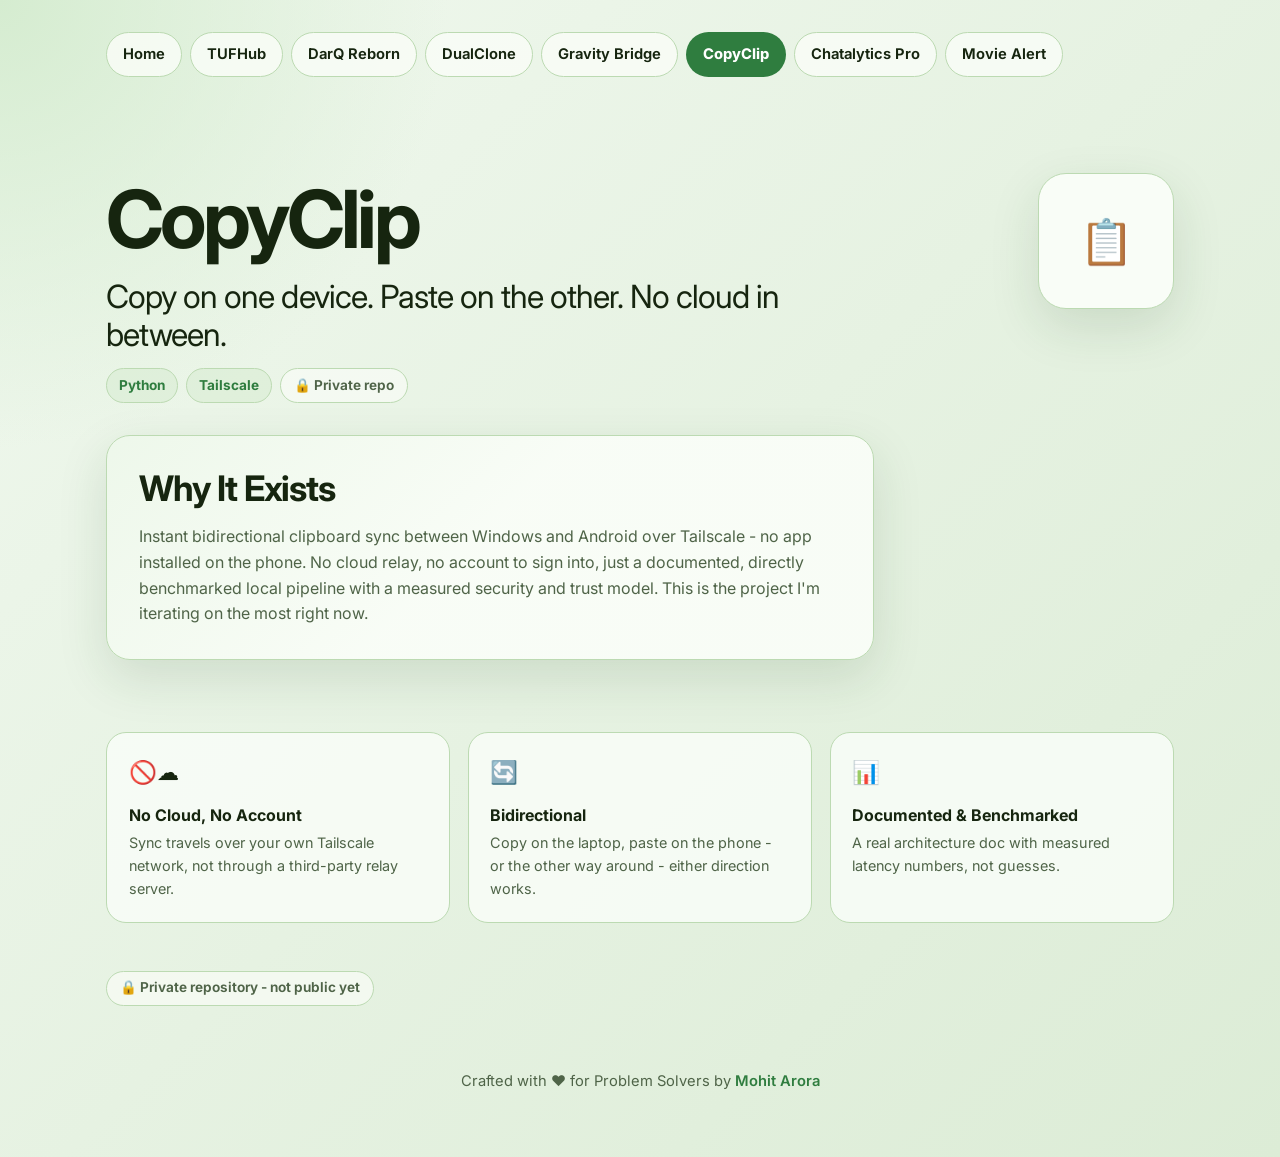
<file: copyclip/index.html>
<!DOCTYPE html>
<html lang="en">
<head>
    <meta charset="UTF-8">
    <meta name="viewport" content="width=device-width, initial-scale=1.0">
    <title>CopyClip | Mohit Arora</title>
    <meta name="description" content="Real-time clipboard sync across a laptop and phones over Tailscale/ADB. No cloud, no account.">
    <link rel="canonical" href="https://arora-sir.github.io/copyclip/">
    <meta property="og:type" content="website">
    <meta property="og:title" content="CopyClip | Mohit Arora">
    <meta property="og:description" content="Real-time clipboard sync across a laptop and phones over Tailscale/ADB. No cloud, no account.">
    <meta property="og:url" content="https://arora-sir.github.io/copyclip/">
    <meta property="og:image" content="https://avatars.githubusercontent.com/u/29508236?v=4">
    <meta name="twitter:card" content="summary">
    <meta name="twitter:title" content="CopyClip | Mohit Arora">
    <meta name="twitter:description" content="Real-time clipboard sync across a laptop and phones over Tailscale/ADB. No cloud, no account.">
    <meta name="twitter:image" content="https://avatars.githubusercontent.com/u/29508236?v=4">
    <link rel="preconnect" href="https://fonts.googleapis.com">
    <link rel="preconnect" href="https://fonts.gstatic.com" crossorigin>
    <link href="https://fonts.googleapis.com/css2?family=Inter:wght@400;500;600;700;800&display=optional" rel="stylesheet">
    <link rel="icon" type="image/png" href="https://avatars.githubusercontent.com/u/29508236?v=4">
    <link rel="stylesheet" href="../assets/style.css">
    <script src="../assets/site.js" defer></script>
</head>
<body class="theme-copyclip">
    <main class="site-shell">
        <nav class="page-nav desktop-site-nav" aria-label="Site pages">
            <a class="pill" href="../">Home</a>
            <a class="pill" href="../tufhub/">TUFHub</a>
            <a class="pill" href="../darq-reborn/">DarQ Reborn</a>
            <a class="pill" href="../dualclone/">DualClone</a>
            <a class="pill" href="../gravity-bridge/">Gravity Bridge</a>
            <a class="pill primary" href="../copyclip/" aria-current="page">CopyClip</a>
            <a class="pill" href="../chat-analyzer/">Chatalytics Pro</a>
            <a class="pill" href="../movie-alert/">Movie Alert</a>
        </nav>
        <details class="mobile-site-menu">
            <summary aria-label="Open menu"><span class="menu-icon"><span></span><span></span><span></span></span></summary>
            <div class="mobile-menu-panel">
                <nav class="mobile-menu-links" aria-label="Site pages">
                    <a href="../">Home</a>
                    <a href="../tufhub/">TUFHub</a>
                    <a href="../darq-reborn/">DarQ Reborn</a>
                    <a href="../dualclone/">DualClone</a>
                    <a href="../gravity-bridge/">Gravity Bridge</a>
                    <a href="../copyclip/" class="current" aria-current="page">CopyClip</a>
                    <a href="../chat-analyzer/">Chatalytics Pro</a>
                    <a href="../movie-alert/">Movie Alert</a>
                </nav>
            </div>
        </details>

        <section class="hero project-hero">
            <div class="hero-media">
                <div class="app-logo is-emoji">📋</div>
            </div>
            <div class="hero-copy">
                <h1>CopyClip</h1>
                <p class="tagline">Copy on one device. Paste on the other. No cloud in between.</p>
                <div class="chip-row" aria-label="Stack">
                    <span class="meta-chip">Python</span>
                    <span class="meta-chip">Tailscale</span>
                    <span class="private-chip" title="Not open-sourced yet">🔒 Private repo</span>
                </div>
                <section class="content-card">
                    <h2>Why It Exists</h2>
                    <p>
                        Instant bidirectional clipboard sync between Windows and Android over Tailscale - no app
                        installed on the phone. No cloud relay, no account to sign into, just a documented,
                        directly benchmarked local pipeline with a measured security and trust model. This is
                        the project I'm iterating on the most right now.
                    </p>
                </section>
            </div>
        </section>

        <div class="feature-grid">
            <div class="feature-card">
                <div class="feature-icon">🚫☁️</div>
                <h3>No Cloud, No Account</h3>
                <p>Sync travels over your own Tailscale network, not through a third-party relay server.</p>
            </div>
            <div class="feature-card">
                <div class="feature-icon">🔄</div>
                <h3>Bidirectional</h3>
                <p>Copy on the laptop, paste on the phone - or the other way around - either direction works.</p>
            </div>
            <div class="feature-card">
                <div class="feature-icon">📊</div>
                <h3>Documented &amp; Benchmarked</h3>
                <p>A real architecture doc with measured latency numbers, not guesses.</p>
            </div>
        </div>

        <div class="cta-row">
            <span class="private-chip" title="Actively iterating on it privately">🔒 Private repository - not public yet</span>
        </div>

        <footer class="site-footer">
            Crafted with ❤️ for Problem Solvers by <a href="https://github.com/Arora-Sir">Mohit Arora</a>
        </footer>
    </main>
</body>
</html>
</file>
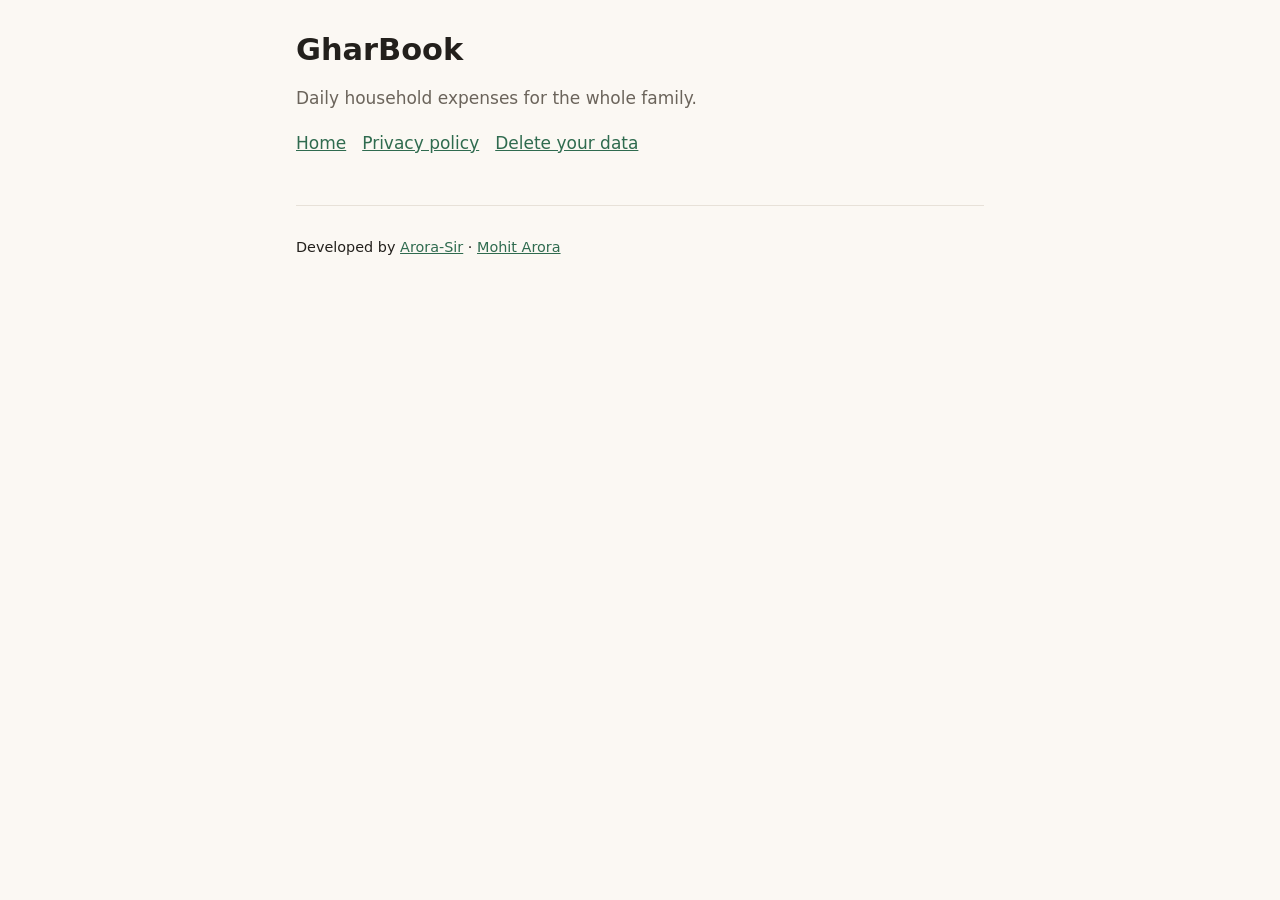
<file: gharbook/index.html>
<!doctype html>
<html lang="en">
<head>
<meta charset="utf-8">
<meta name="viewport" content="width=device-width, initial-scale=1">
<title>GharBook</title>
<link rel="stylesheet" href="style.css">
</head>
<body>
<main>
<h1>GharBook</h1>
<p class="muted">Daily household expenses for the whole family.</p>
<nav><a href="index.html">Home</a><a href="privacy.html">Privacy policy</a><a href="delete.html">Delete your data</a></nav>

<footer class="muted" style="margin-top: 48px; border-top: 1px solid var(--line); padding-top: 16px; font-size: 0.9rem;">
<p>Developed by <a href="https://arora-sir.github.io/" target="_blank" rel="noopener">Arora-Sir</a> · <a href="https://mohitarora.me/" target="_blank" rel="noopener">Mohit Arora</a></p>
</footer>
</main>
</body>
</html>
</file>
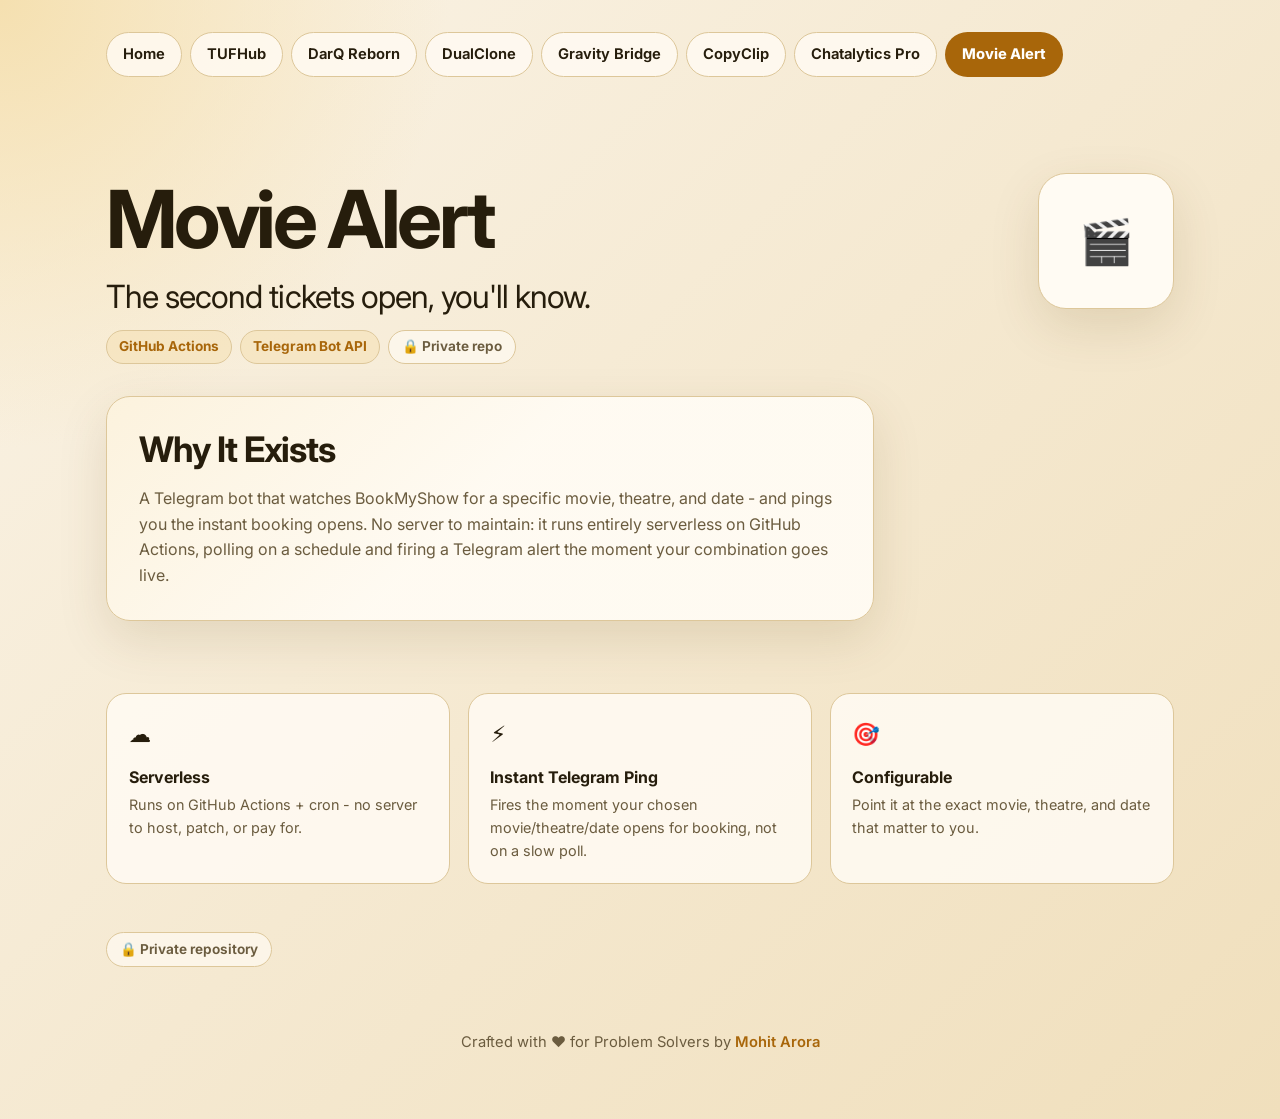
<file: movie-alert/index.html>
<!DOCTYPE html>
<html lang="en">
<head>
    <meta charset="UTF-8">
    <meta name="viewport" content="width=device-width, initial-scale=1.0">
    <title>Movie Alert | Mohit Arora</title>
    <meta name="description" content="A Telegram bot that pings you the instant a specific movie opens for booking on BookMyShow.">
    <link rel="canonical" href="https://arora-sir.github.io/movie-alert/">
    <meta property="og:type" content="website">
    <meta property="og:title" content="Movie Alert | Mohit Arora">
    <meta property="og:description" content="A Telegram bot that pings you the instant a specific movie opens for booking on BookMyShow.">
    <meta property="og:url" content="https://arora-sir.github.io/movie-alert/">
    <meta property="og:image" content="https://avatars.githubusercontent.com/u/29508236?v=4">
    <meta name="twitter:card" content="summary">
    <meta name="twitter:title" content="Movie Alert | Mohit Arora">
    <meta name="twitter:description" content="A Telegram bot that pings you the instant a specific movie opens for booking on BookMyShow.">
    <meta name="twitter:image" content="https://avatars.githubusercontent.com/u/29508236?v=4">
    <link rel="preconnect" href="https://fonts.googleapis.com">
    <link rel="preconnect" href="https://fonts.gstatic.com" crossorigin>
    <link href="https://fonts.googleapis.com/css2?family=Inter:wght@400;500;600;700;800&display=optional" rel="stylesheet">
    <link rel="icon" type="image/png" href="https://avatars.githubusercontent.com/u/29508236?v=4">
    <link rel="stylesheet" href="../assets/style.css">
    <script src="../assets/site.js" defer></script>
</head>
<body class="theme-movie-alert">
    <main class="site-shell">
        <nav class="page-nav desktop-site-nav" aria-label="Site pages">
            <a class="pill" href="../">Home</a>
            <a class="pill" href="../tufhub/">TUFHub</a>
            <a class="pill" href="../darq-reborn/">DarQ Reborn</a>
            <a class="pill" href="../dualclone/">DualClone</a>
            <a class="pill" href="../gravity-bridge/">Gravity Bridge</a>
            <a class="pill" href="../copyclip/">CopyClip</a>
            <a class="pill" href="../chat-analyzer/">Chatalytics Pro</a>
            <a class="pill primary" href="../movie-alert/" aria-current="page">Movie Alert</a>
        </nav>
        <details class="mobile-site-menu">
            <summary aria-label="Open menu"><span class="menu-icon"><span></span><span></span><span></span></span></summary>
            <div class="mobile-menu-panel">
                <nav class="mobile-menu-links" aria-label="Site pages">
                    <a href="../">Home</a>
                    <a href="../tufhub/">TUFHub</a>
                    <a href="../darq-reborn/">DarQ Reborn</a>
                    <a href="../dualclone/">DualClone</a>
                    <a href="../gravity-bridge/">Gravity Bridge</a>
                    <a href="../copyclip/">CopyClip</a>
                    <a href="../chat-analyzer/">Chatalytics Pro</a>
                    <a href="../movie-alert/" class="current" aria-current="page">Movie Alert</a>
                </nav>
            </div>
        </details>

        <section class="hero project-hero">
            <div class="hero-media">
                <div class="app-logo is-emoji">🎬</div>
            </div>
            <div class="hero-copy">
                <h1>Movie Alert</h1>
                <p class="tagline">The second tickets open, you'll know.</p>
                <div class="chip-row" aria-label="Stack">
                    <span class="meta-chip">GitHub Actions</span>
                    <span class="meta-chip">Telegram Bot API</span>
                    <span class="private-chip" title="Personal automation script, kept private">🔒 Private repo</span>
                </div>
                <section class="content-card">
                    <h2>Why It Exists</h2>
                    <p>
                        A Telegram bot that watches BookMyShow for a specific movie, theatre, and date - and pings
                        you the instant booking opens. No server to maintain: it runs entirely serverless on
                        GitHub Actions, polling on a schedule and firing a Telegram alert the moment your
                        combination goes live.
                    </p>
                </section>
            </div>
        </section>

        <div class="feature-grid">
            <div class="feature-card">
                <div class="feature-icon">☁️</div>
                <h3>Serverless</h3>
                <p>Runs on GitHub Actions + cron - no server to host, patch, or pay for.</p>
            </div>
            <div class="feature-card">
                <div class="feature-icon">⚡</div>
                <h3>Instant Telegram Ping</h3>
                <p>Fires the moment your chosen movie/theatre/date opens for booking, not on a slow poll.</p>
            </div>
            <div class="feature-card">
                <div class="feature-icon">🎯</div>
                <h3>Configurable</h3>
                <p>Point it at the exact movie, theatre, and date that matter to you.</p>
            </div>
        </div>

        <div class="cta-row">
            <span class="private-chip" title="Personal automation script, kept private">🔒 Private repository</span>
        </div>

        <footer class="site-footer">
            Crafted with ❤️ for Problem Solvers by <a href="https://github.com/Arora-Sir">Mohit Arora</a>
        </footer>
    </main>
</body>
</html>
</file>
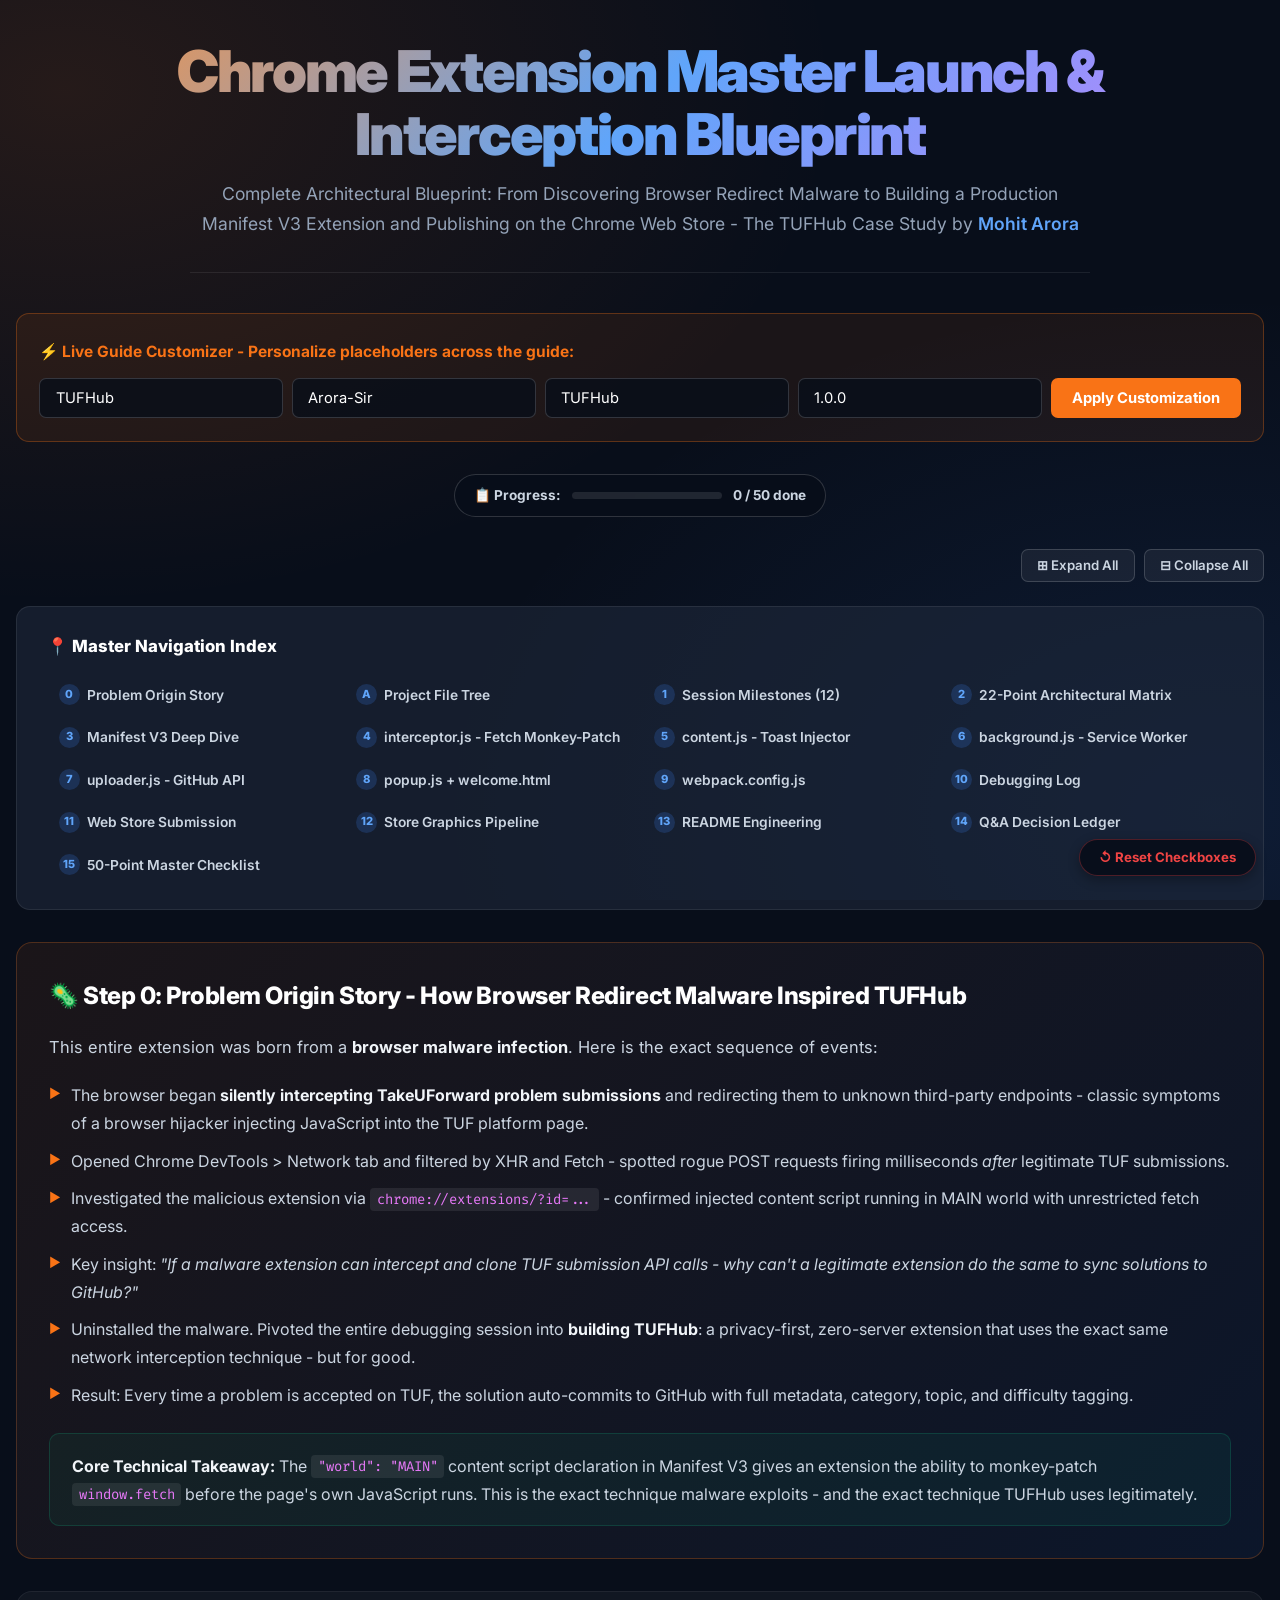
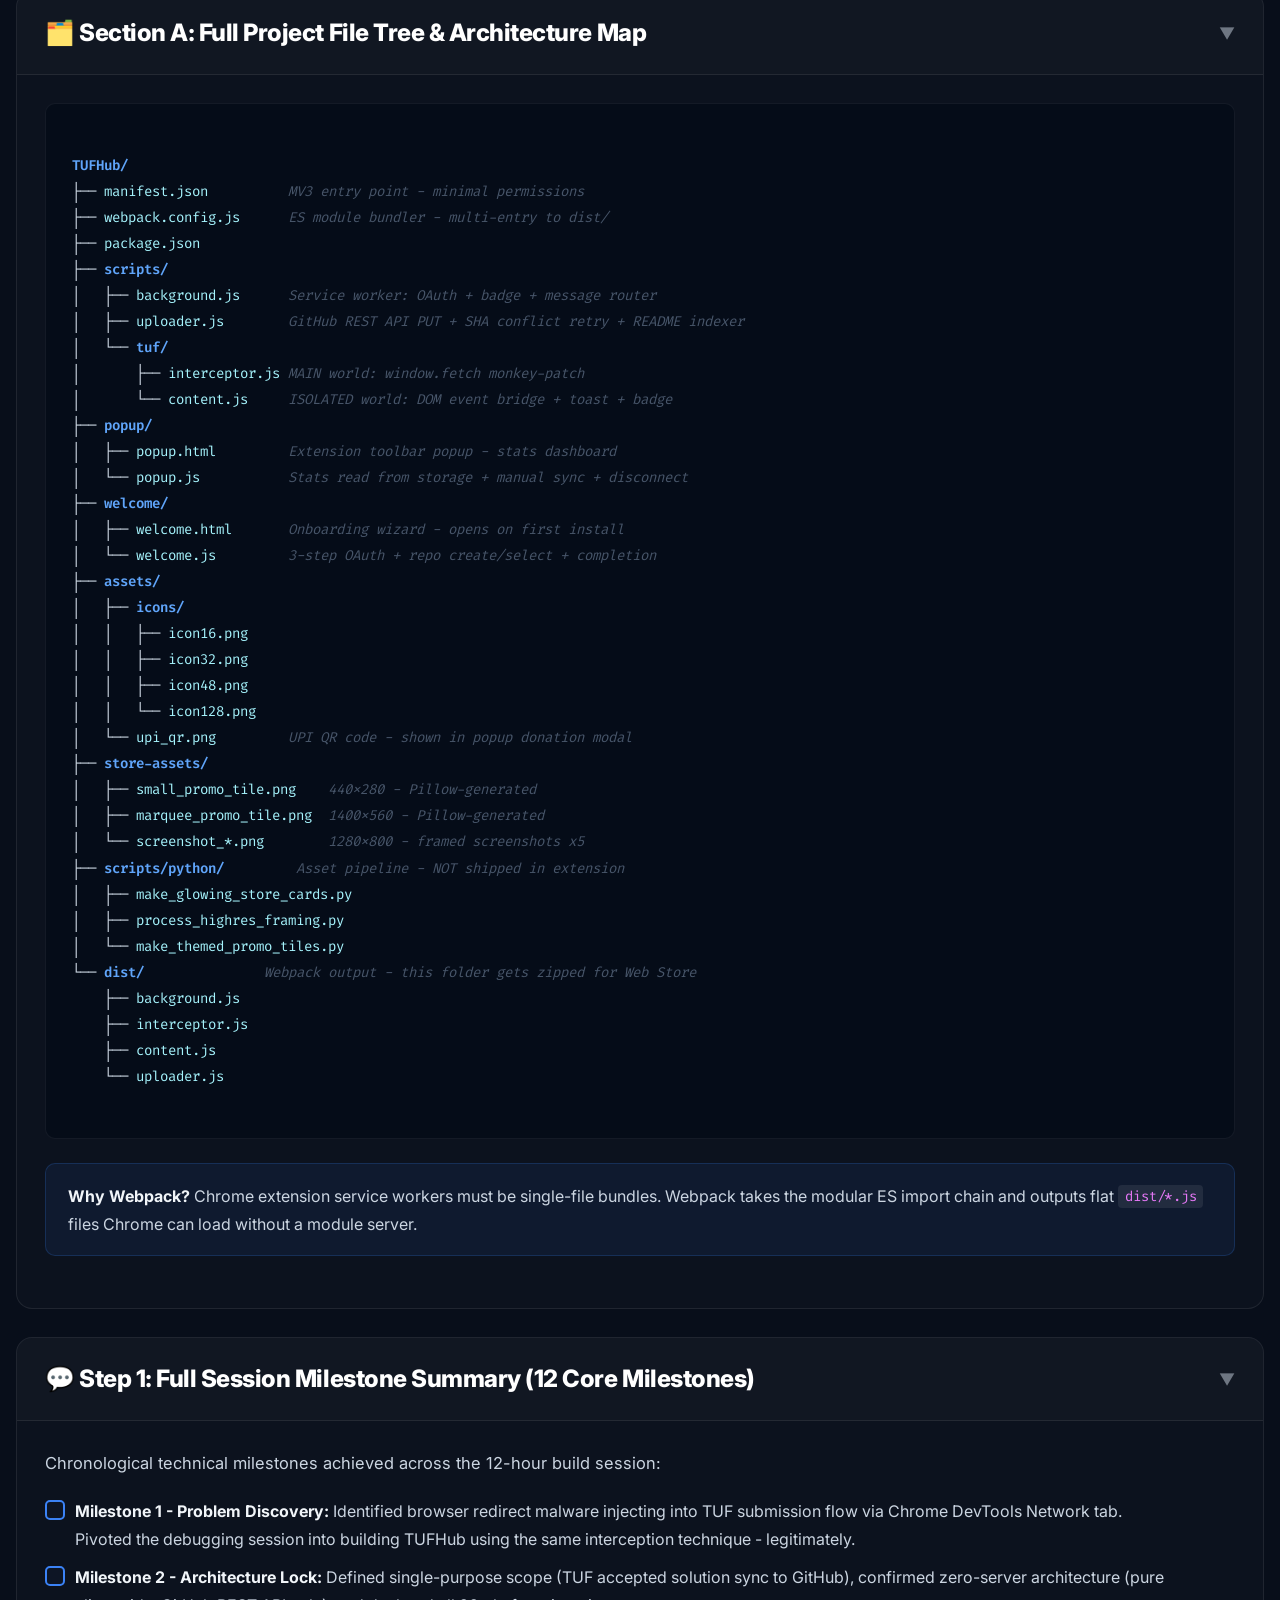
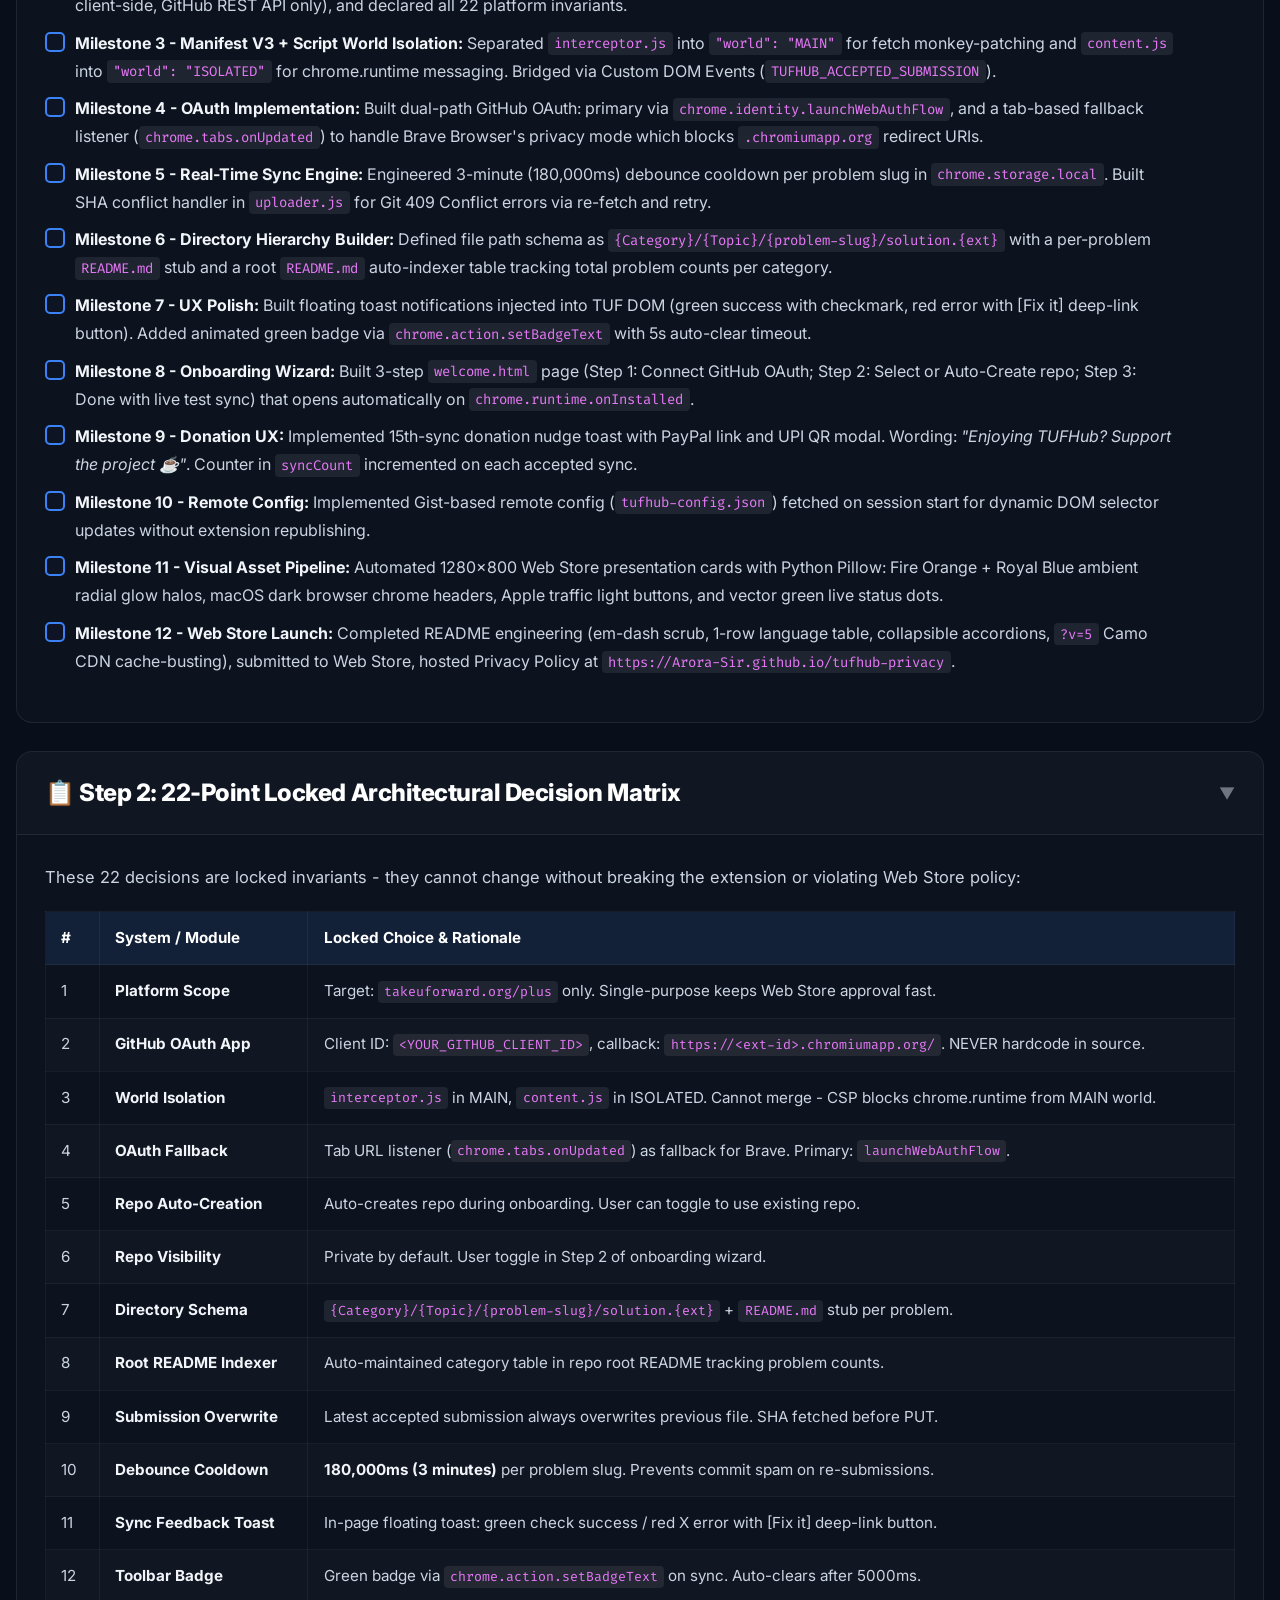
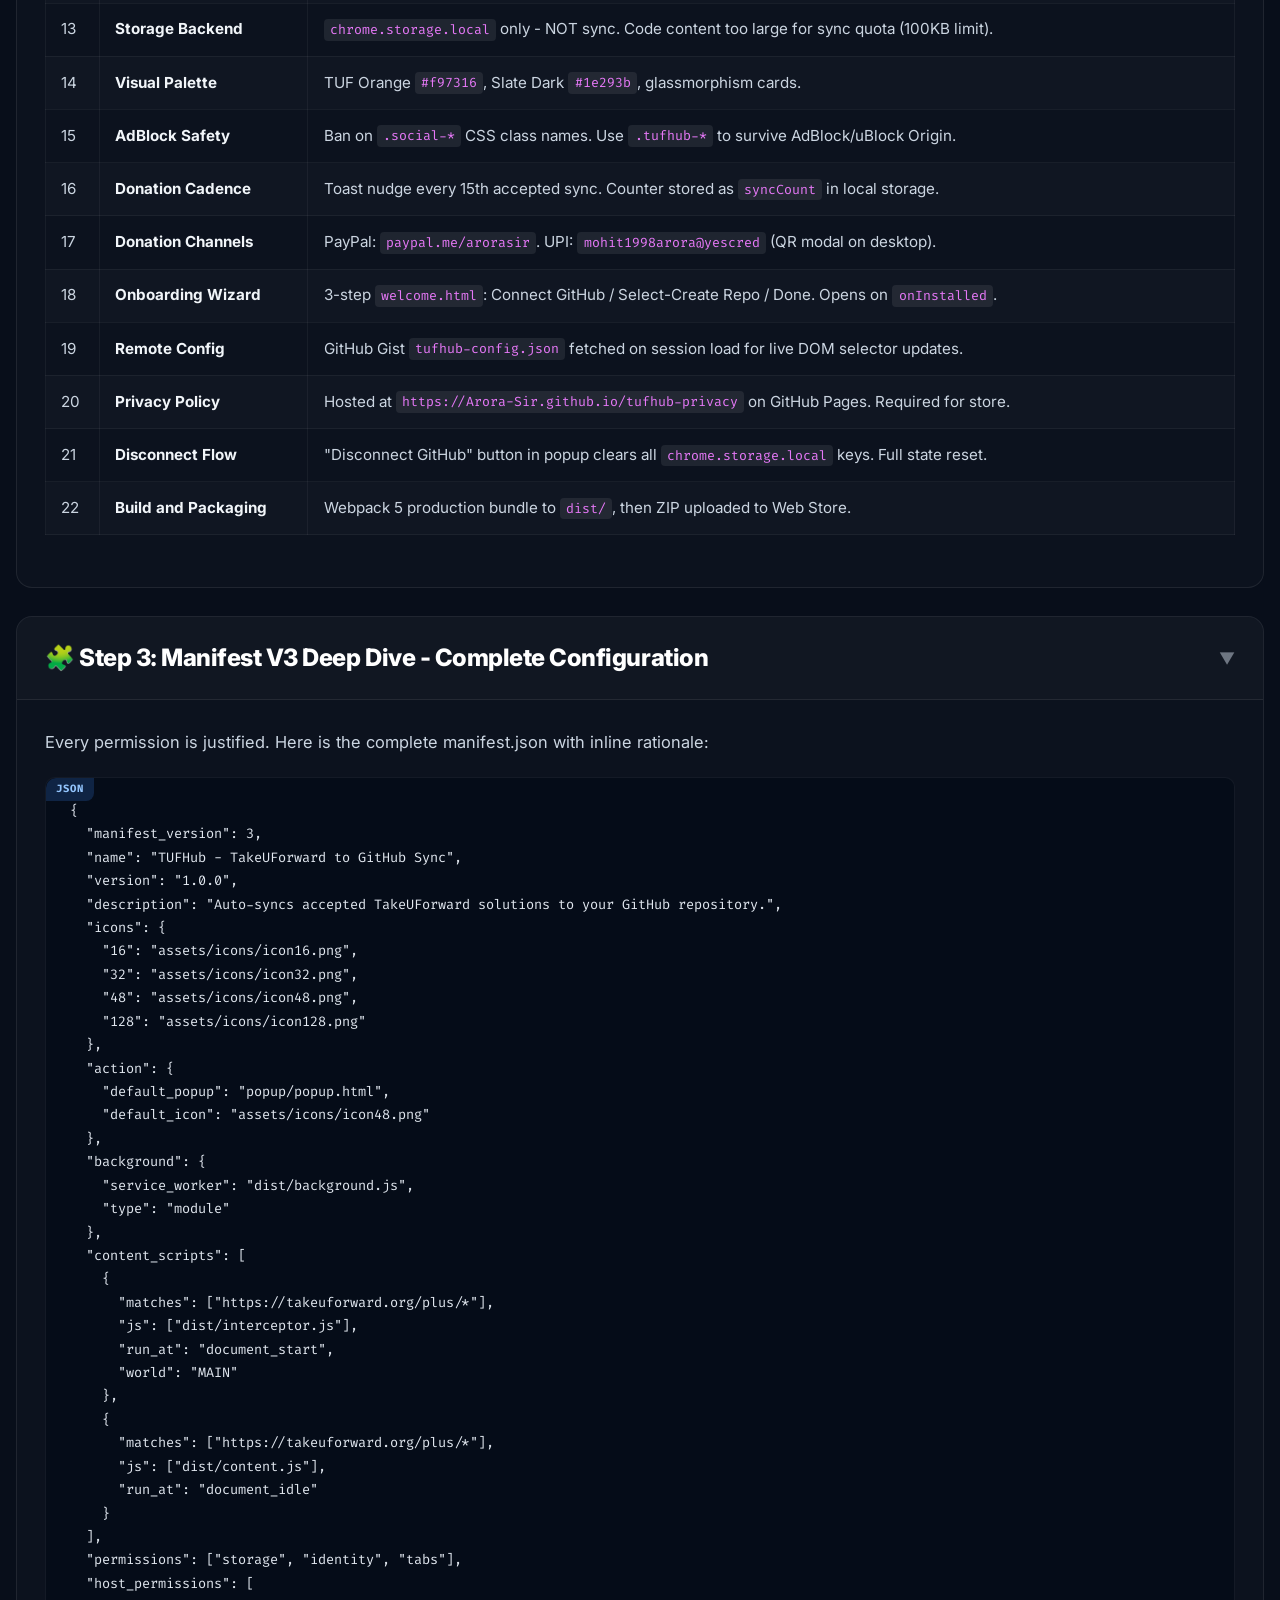
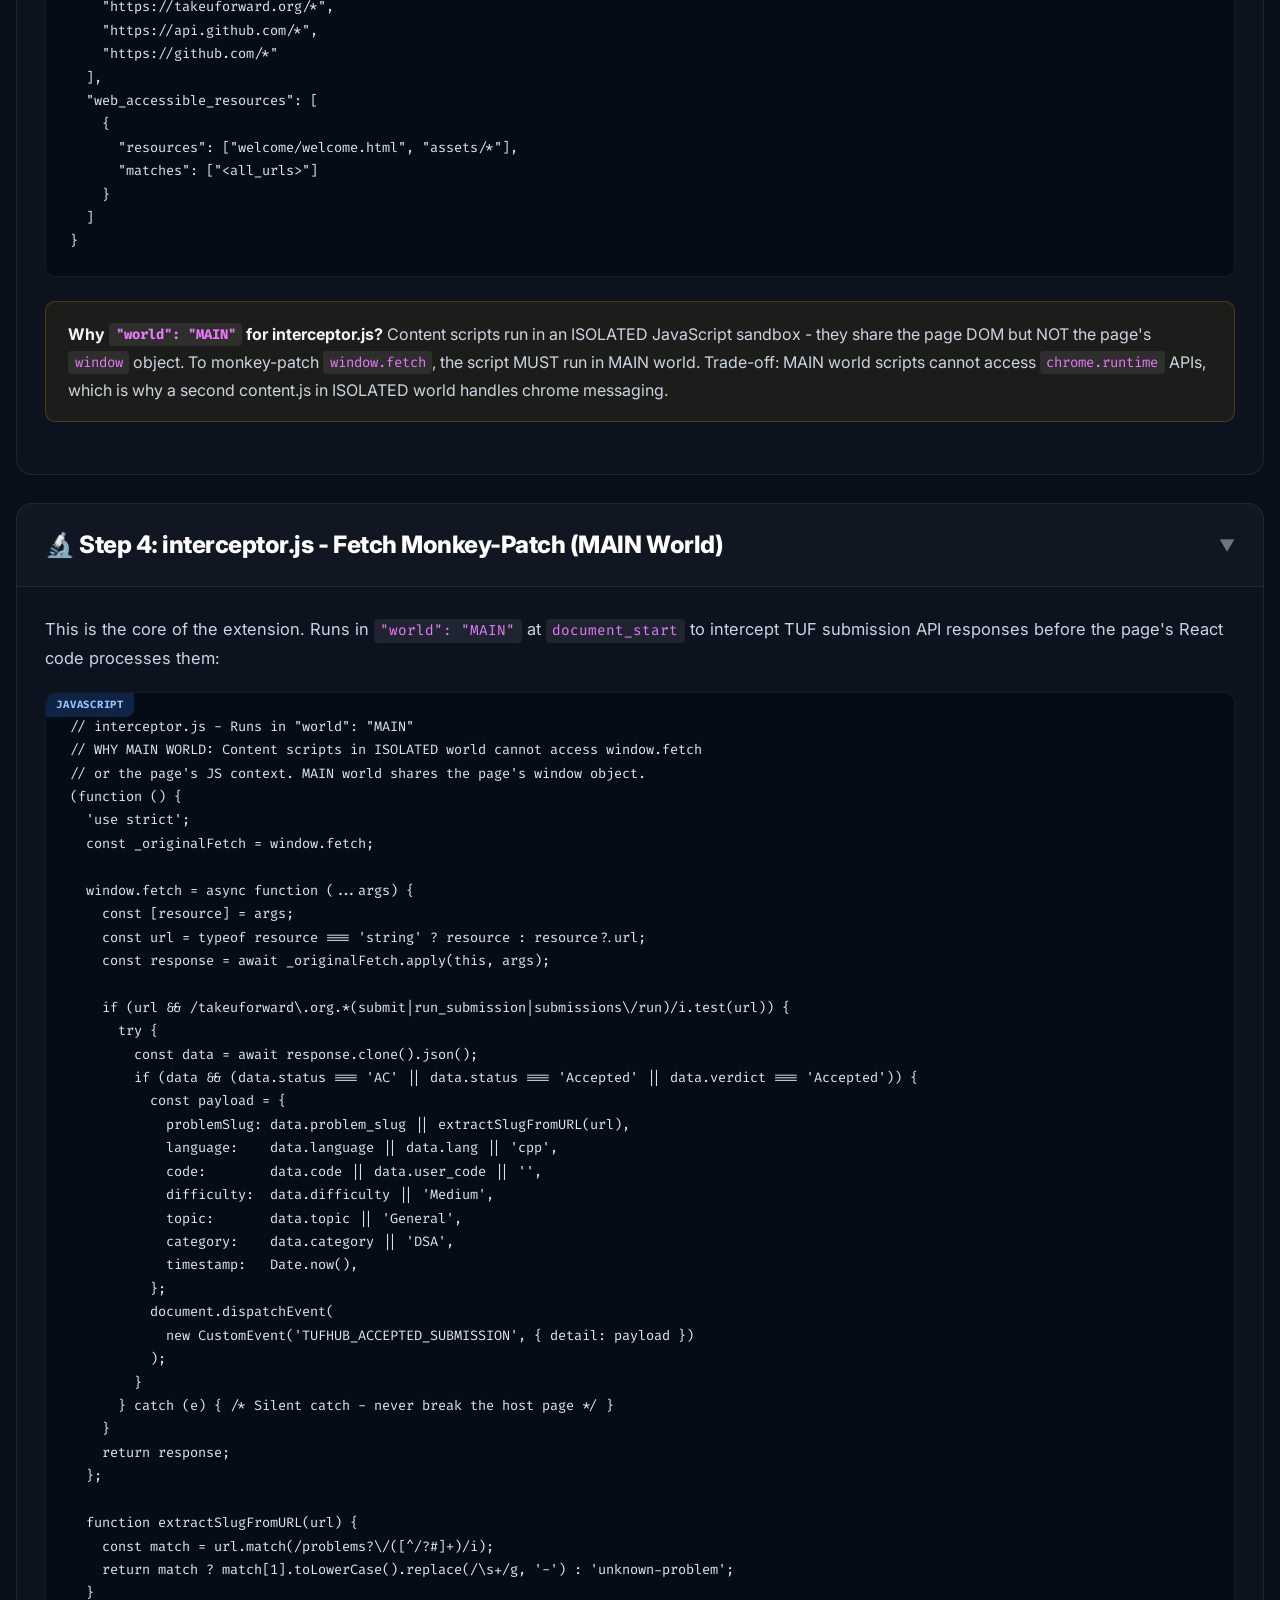
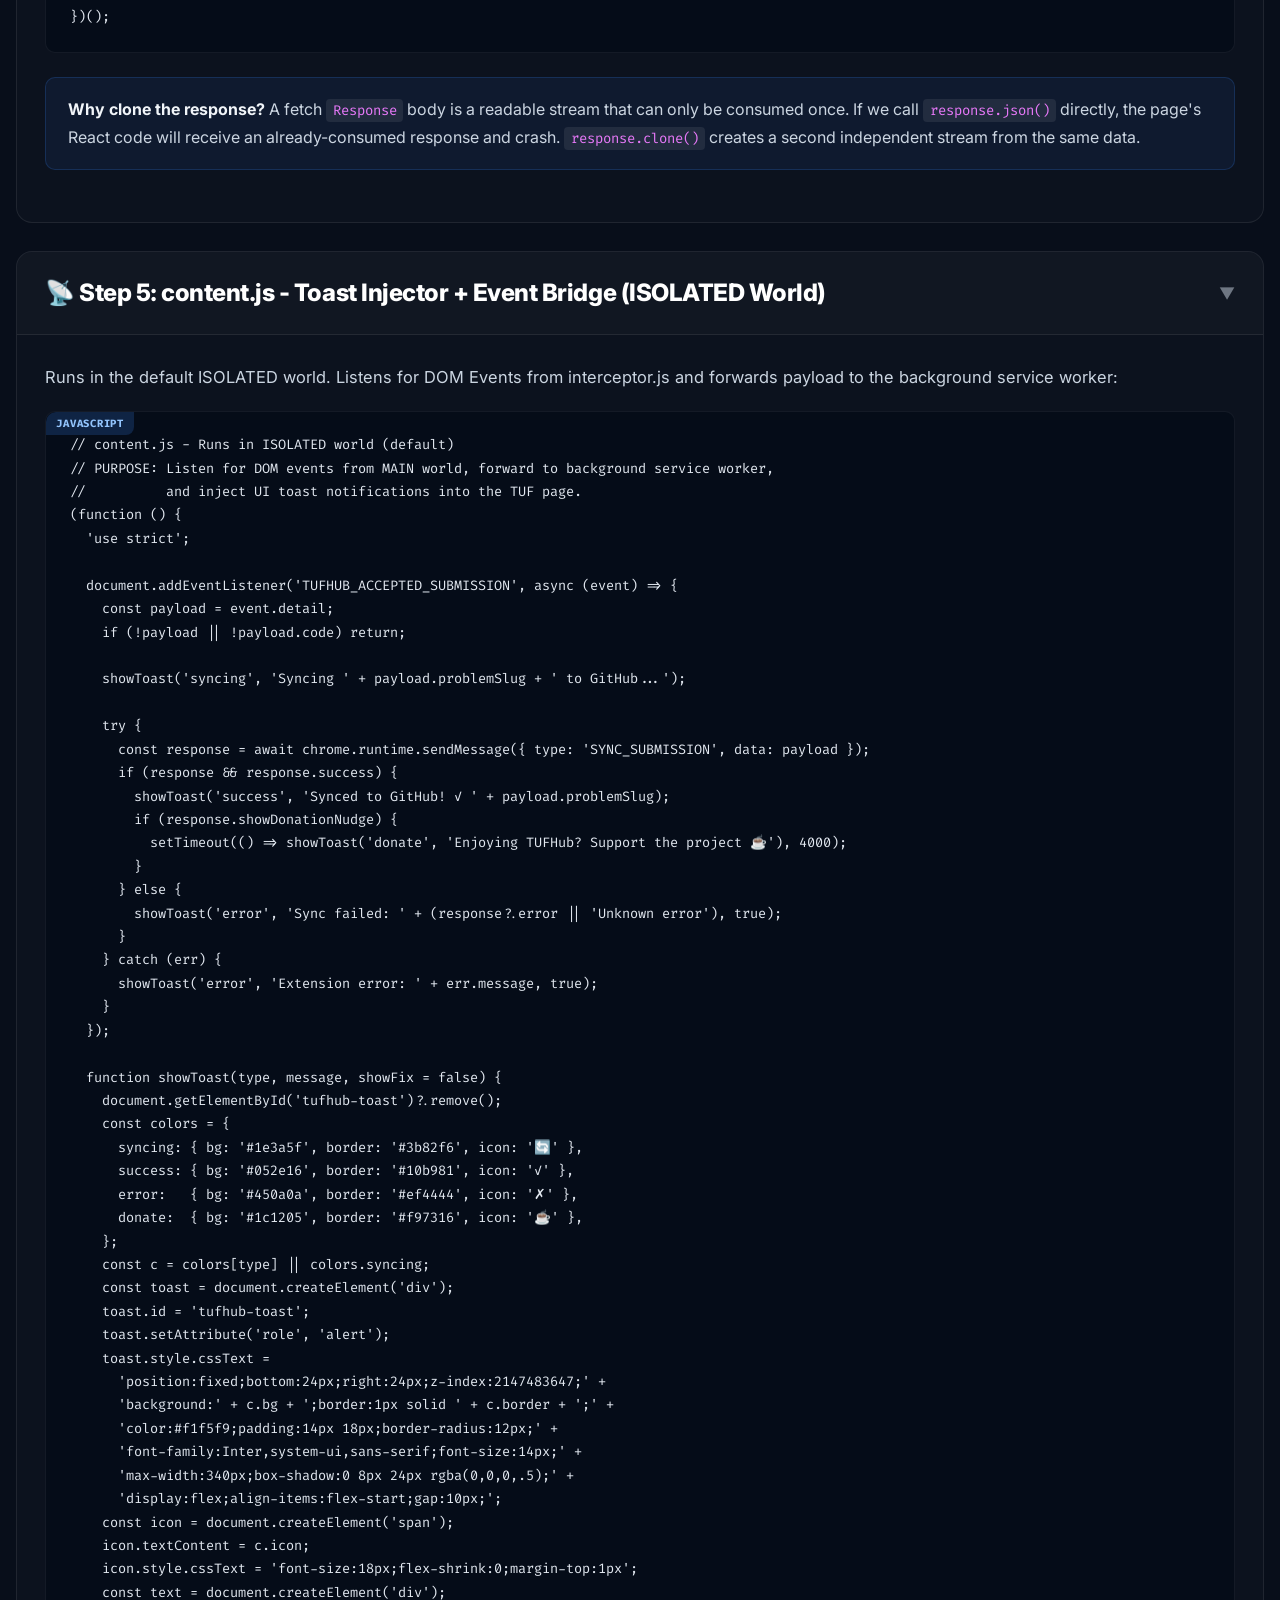
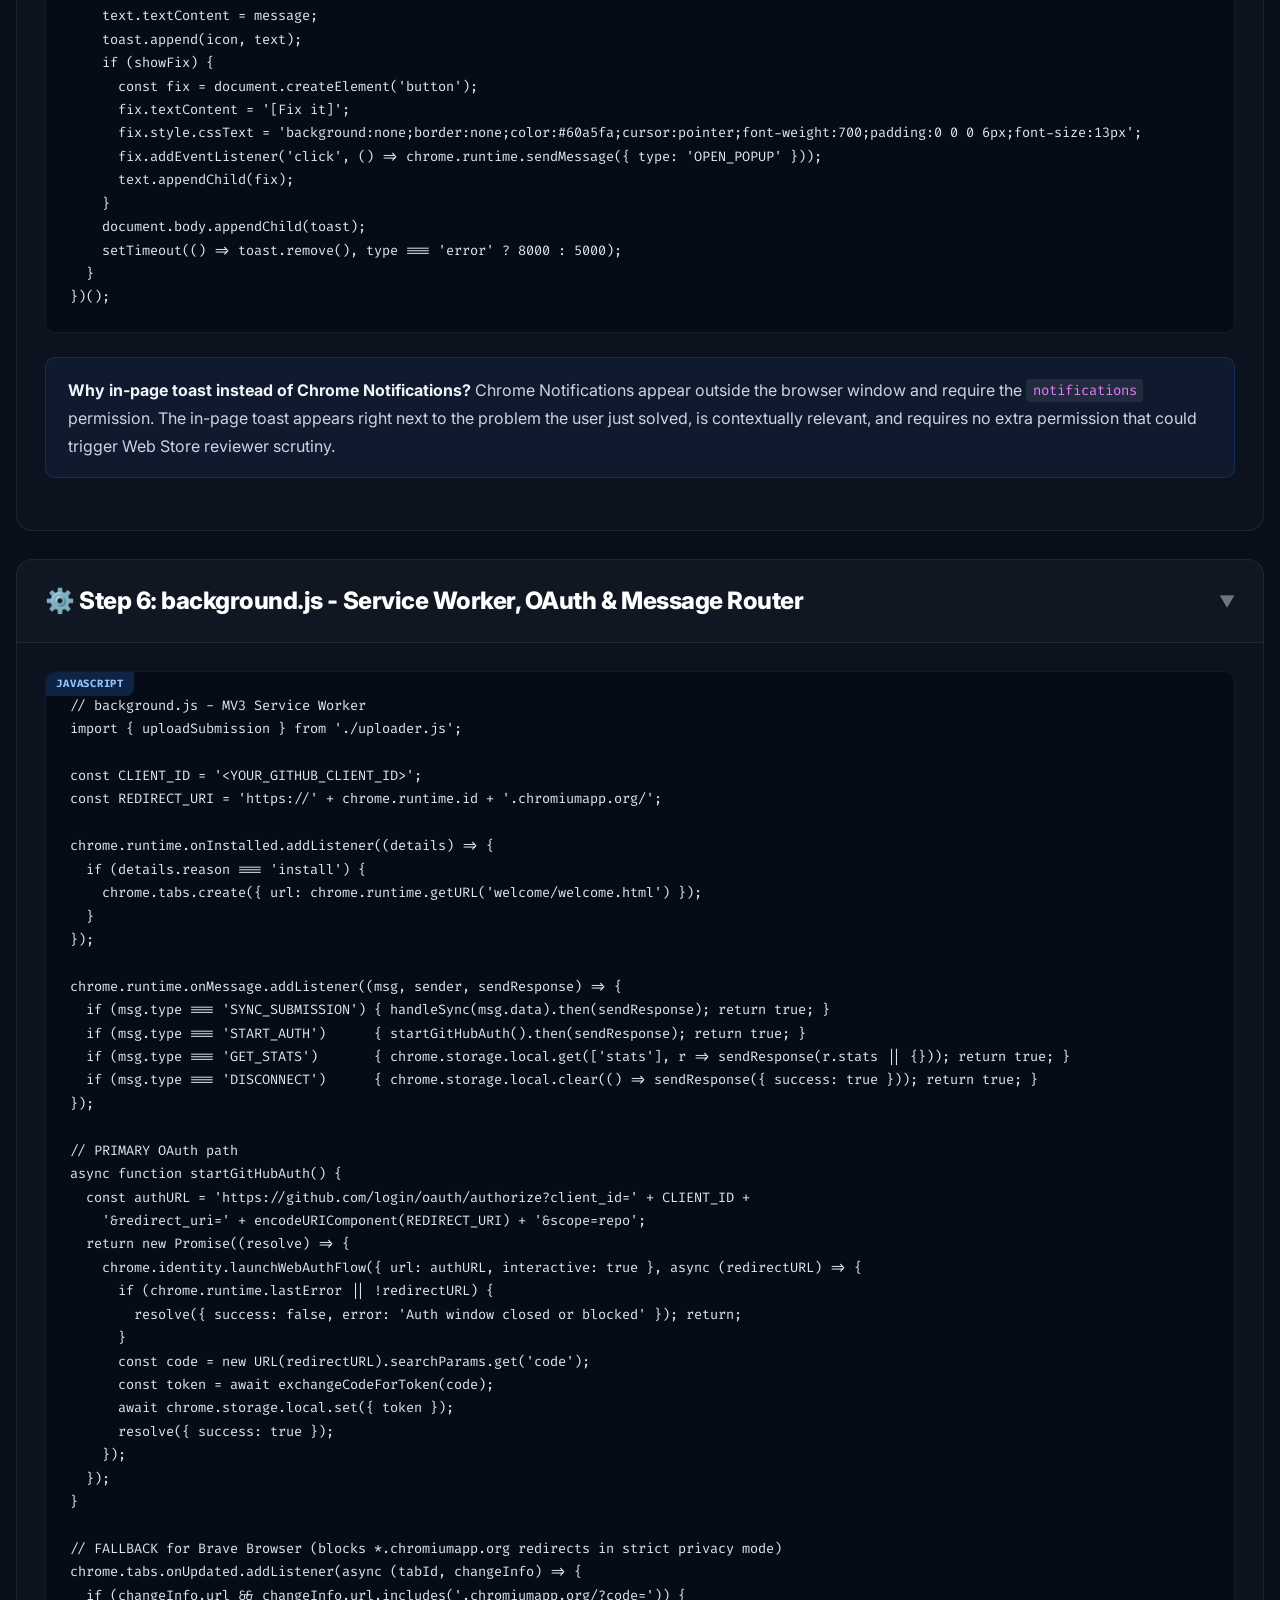
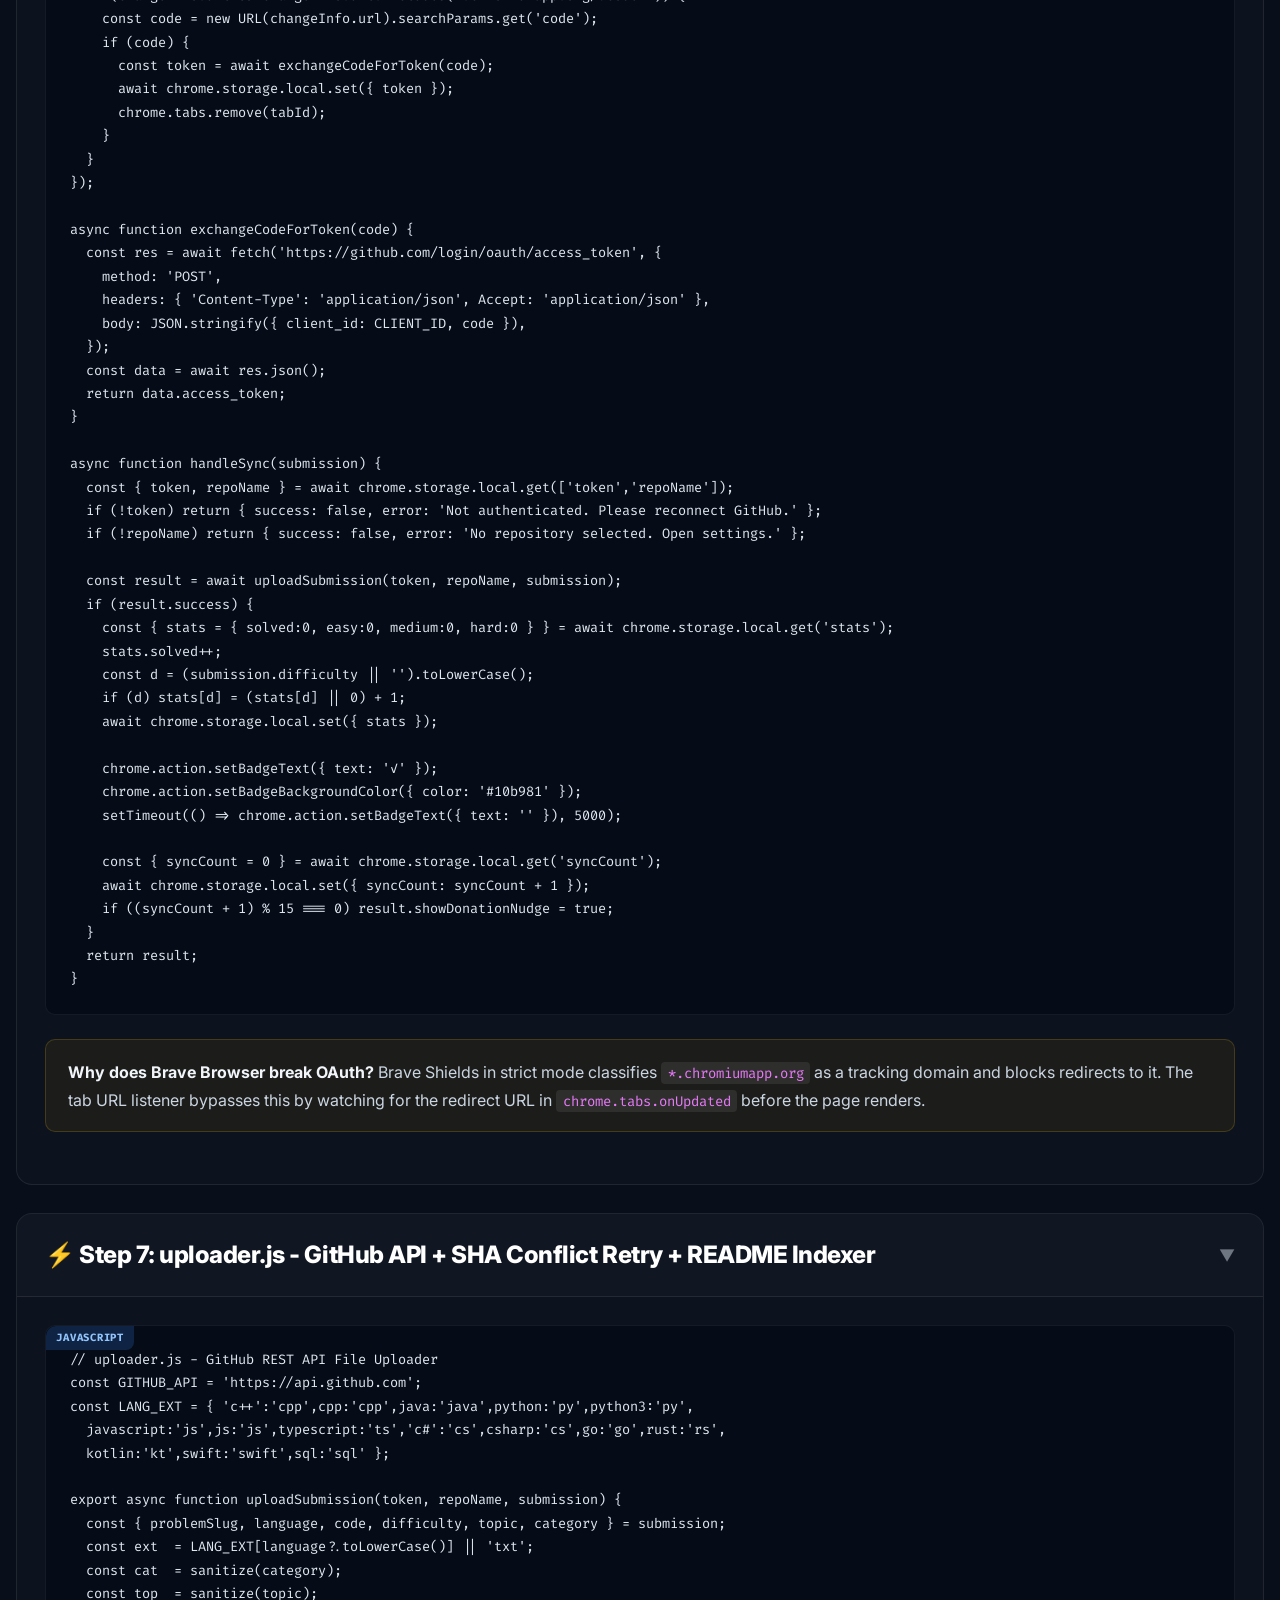
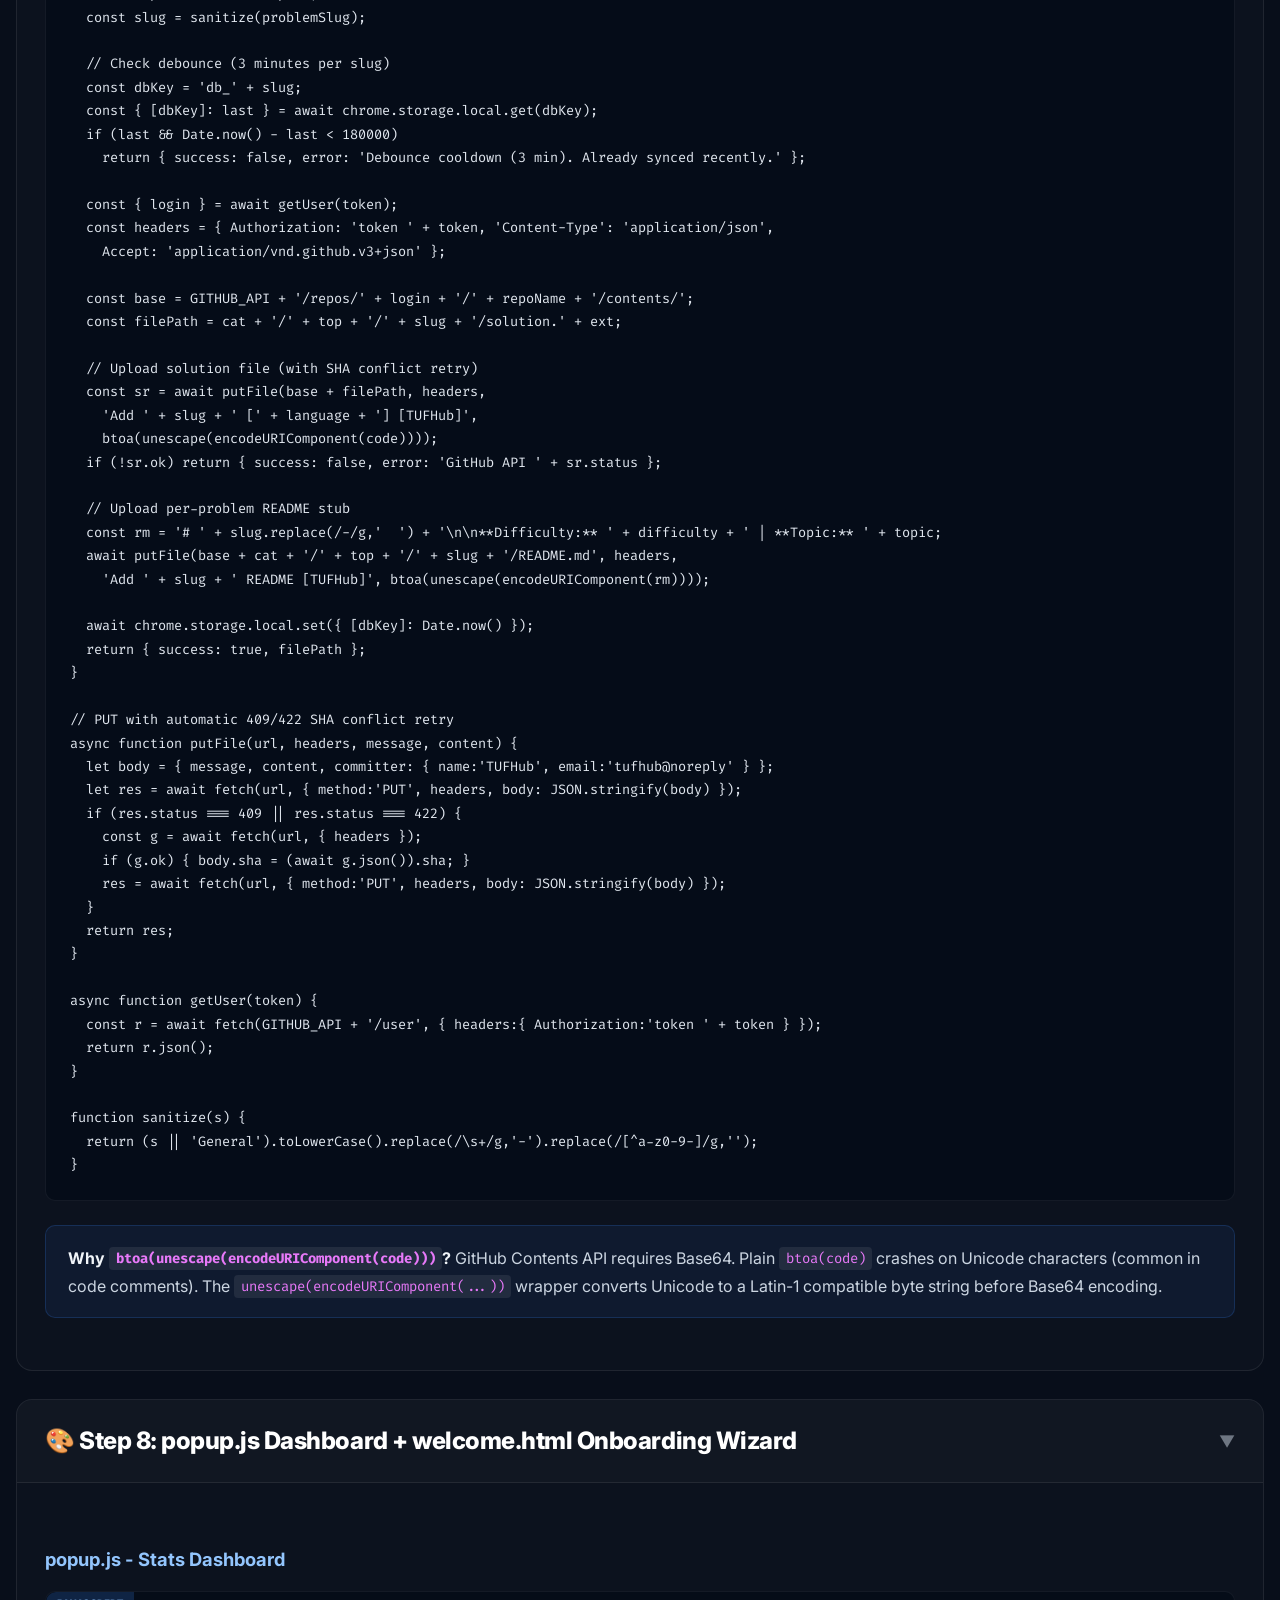
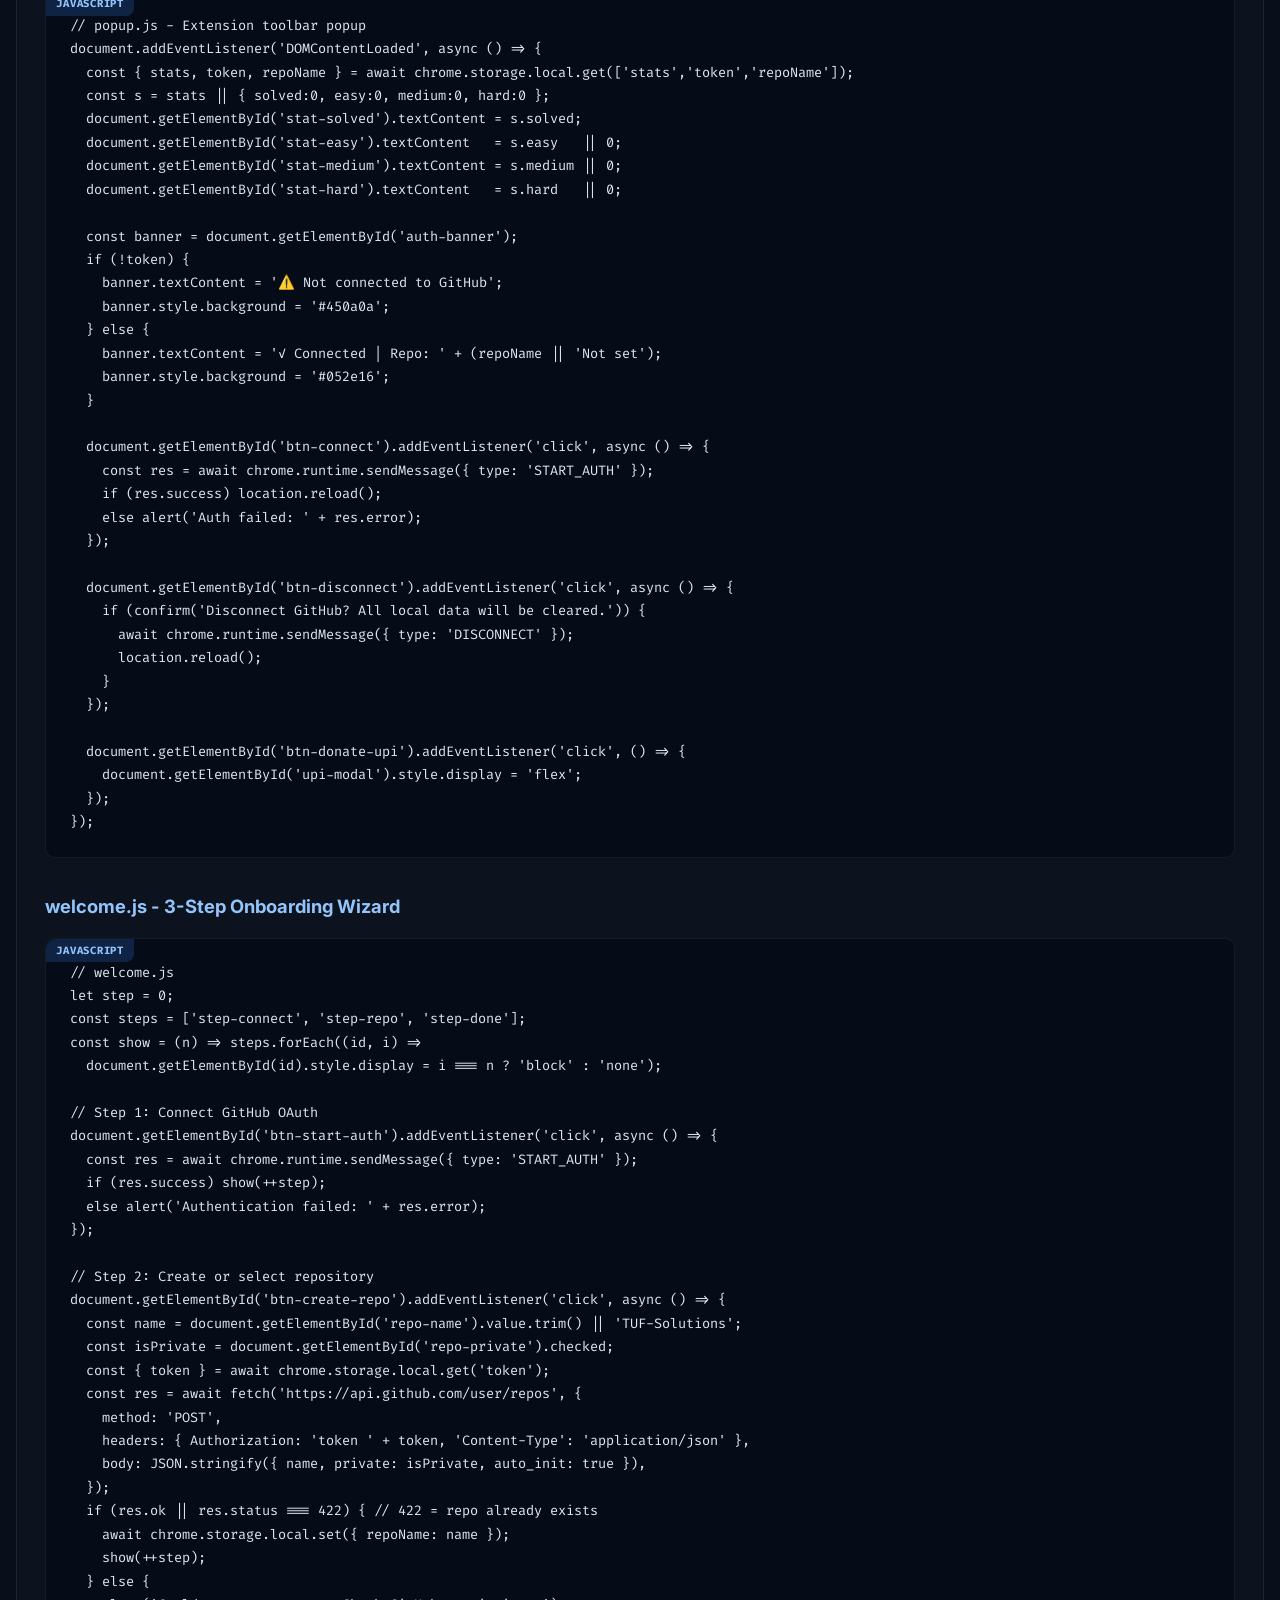
<file: Chrome_Extension_Blueprint.html>
<!DOCTYPE html>
<html lang="en">
<head>
<meta charset="UTF-8">
<meta name="viewport" content="width=device-width, initial-scale=1.0">
<meta name="description" content="Complete architectural blueprint for building a Chrome Extension from network interception to Web Store launch - TUFHub case study.">
<title>Chrome Extension Master Launch &amp; Interception Blueprint | Mohit Arora</title>
<link rel="icon" href="data:image/svg+xml,<svg xmlns='http://www.w3.org/2000/svg' viewBox='0 0 100 100'><text y='.9em' font-size='90'>🧩</text></svg>">
<link href="https://fonts.googleapis.com/css2?family=Inter:wght@300;400;600;700;800;900&family=Fira+Code:wght@400;500;600&display=swap" rel="stylesheet">
<style>
:root{--bg:#080e1a;--bg2:#0b1120;--text:#cbd5e1;--muted:#64748b;--primary:#3b82f6;--pl:#60a5fa;--accent:#10b981;--orange:#f97316;--orange-d:#ea580c;--red:#ef4444;--card:rgba(30,41,59,.45);--border:rgba(255,255,255,.08);--borderS:rgba(255,255,255,.16);--code:#050c18}
*{box-sizing:border-box;margin:0;padding:0}
html,body{overflow-x:hidden;scroll-behavior:smooth}
body{font-family:'Inter',sans-serif;background:var(--bg);background-image:radial-gradient(ellipse at 5% 10%,rgba(249,115,22,.12),transparent 45%),radial-gradient(ellipse at 95% 90%,rgba(59,130,246,.12),transparent 45%);background-attachment:fixed;color:var(--text);line-height:1.75;padding:2.5rem 1rem 5rem;min-height:100vh}
.container{max-width:1280px;margin:0 auto}
h1{font-size:clamp(2rem,5vw,3.6rem);font-weight:900;letter-spacing:-.04em;line-height:1.1;background:linear-gradient(135deg,#fb923c,#60a5fa 50%,#c084fc);-webkit-background-clip:text;background-clip:text;-webkit-text-fill-color:transparent;text-align:center;padding-bottom:.75rem}
h2{font-size:1.5rem;font-weight:800;color:#fff;letter-spacing:-.02em;display:flex;align-items:center;gap:10px;flex-wrap:wrap;margin:0}
h3{font-size:1.15rem;font-weight:700;color:#93c5fd;margin:2rem 0 1rem}
h4{font-size:1rem;font-weight:700;color:#c4b5fd;margin:1.5rem 0 .6rem}
p{margin-bottom:1.2rem;font-size:1.03rem}
strong{color:#f1f5f9;font-weight:700}
a{color:var(--pl);text-decoration:none;font-weight:600;transition:.25s}
a:hover{color:#93c5fd}
.subtitle{text-align:center;font-size:1.1rem;color:#94a3b8;margin-bottom:2.5rem;border-bottom:1px solid var(--border);padding-bottom:2rem;max-width:900px;margin-left:auto;margin-right:auto}

/* STEP CARDS */
.step-card{border:1px solid var(--border);border-radius:16px;margin-bottom:1.75rem;background:rgba(255,255,255,.02);overflow:hidden;position:relative;transition:border-color .3s,box-shadow .3s}
.step-card:hover{border-color:var(--borderS);box-shadow:0 8px 32px rgba(0,0,0,.3)}
.step-header{display:flex;align-items:center;justify-content:space-between;padding:1.25rem 1.75rem;cursor:pointer;background:rgba(255,255,255,.02);border-bottom:1px solid var(--border);gap:10px;user-select:none;transition:background .2s}
.step-header:hover{background:rgba(255,255,255,.05)}
.step-header h2{flex:1}
.step-controls{display:flex;align-items:center;gap:12px;flex-shrink:0}
.ci{font-size:1rem;opacity:.5;transition:transform .3s;margin-left:auto}
.step-card.collapsed .ci{transform:rotate(-90deg)}
.step-content{padding:1.75rem;max-height:500000px;opacity:1;transition:max-height .45s ease,opacity .3s ease;overflow:hidden}
.step-card.collapsed .step-content{max-height:0;padding-top:0;padding-bottom:0;opacity:0}

/* STEP HOVER COPY BUTTON (EXACT FROM WEBSITE BLUEPRINT) */
.step-copy-btn{
  position:absolute;
  right:3.5rem;
  top:1.15rem;
  display:flex;
  align-items:center;
  gap:6px;
  padding:0.4rem 0.8rem;
  border-radius:8px;
  background:rgba(30, 41, 59, 0.75);
  border:1px solid var(--border);
  color:var(--text);
  cursor:pointer;
  font-size:0.8rem;
  font-family:'Inter',sans-serif;
  font-weight:600;
  opacity:0;
  transform:translateY(-4px);
  transition:opacity 0.2s ease, transform 0.2s ease, background 0.2s ease, border-color 0.2s ease;
  -webkit-backdrop-filter:blur(8px);
  backdrop-filter:blur(8px);
  z-index:15;
  line-height:1;
  user-select:none;
}
.step-card:hover .step-copy-btn{opacity:1;transform:translateY(0)}
.step-copy-btn:hover{background:rgba(255,255,255,0.15);color:#fff;border-color:var(--primary)}
.step-copy-btn:active{transform:scale(0.95)}
.step-copy-btn.copied{background:rgba(16, 185, 129, 0.25);color:var(--accent);border-color:var(--accent)}
.step-copy-btn svg{flex-shrink:0}

/* HERO CARD */
.hero-card{background:linear-gradient(135deg,rgba(249,115,22,.08),rgba(59,130,246,.08));border:1px solid rgba(249,115,22,.25);border-radius:16px;padding:2rem;margin-bottom:2rem;position:relative;overflow:hidden}

/* INFO BOXES */
.info-card{background:rgba(59,130,246,.08);border:1px solid rgba(59,130,246,.2);border-radius:10px;padding:1.1rem 1.4rem;margin-bottom:1.5rem}
.warn-card{background:rgba(234,179,8,.07);border:1px solid rgba(234,179,8,.2);border-radius:10px;padding:1.1rem 1.4rem;margin-bottom:1.5rem}
.success-card{background:rgba(16,185,129,.07);border:1px solid rgba(16,185,129,.2);border-radius:10px;padding:1.1rem 1.4rem;margin-bottom:1.5rem}

/* CODE */
pre{background:var(--code);border:1px solid rgba(255,255,255,.06);padding:1.4rem 1.5rem;border-radius:10px;white-space:pre;overflow-x:auto;margin-bottom:1.5rem;position:relative;font-size:.85rem;line-height:1.65}
pre code{font-family:'Fira Code',monospace;color:#e2e8f0;background:transparent;padding:0;font-size:inherit}
code{font-family:'Fira Code',monospace;background:rgba(255,255,255,.08);padding:.15rem .4rem;border-radius:4px;font-size:.87em;color:#e879f9}
.cll{position:absolute;top:0;left:0;background:rgba(59,130,246,.2);color:#93c5fd;padding:.18rem .65rem;border-radius:10px 0 8px 0;font-size:.66rem;font-family:'Fira Code',monospace;font-weight:700;letter-spacing:.07em;text-transform:uppercase;pointer-events:none}

/* COPY BUTTONS FOR CODE BLOCKS & POINTS */
.cbtn,.cpbtn{background:rgba(255,255,255,.08);border:1px solid var(--borderS);color:var(--text);border-radius:6px;cursor:pointer;transition:.2s;font-family:'Inter',sans-serif;font-weight:600}
.cbtn{position:absolute;top:.55rem;right:.55rem;padding:.28rem .6rem;font-size:.72rem;opacity:0}
pre:hover .cbtn{opacity:1}
.cpbtn{padding:.18rem .45rem;font-size:.7rem;opacity:0;flex-shrink:0}
li.ti:hover .cpbtn{opacity:1}
.cbtn:hover,.cpbtn:hover{background:rgba(255,255,255,.18);color:#fff}
.cpd{background:var(--accent)!important;color:#fff!important;border-color:var(--accent)!important}

/* CHECKBOXES */
input[type=checkbox]{-webkit-appearance:none;appearance:none;width:20px;height:20px;flex-shrink:0;margin-top:3px;border:2px solid var(--primary);border-radius:5px;display:inline-grid;place-content:center;cursor:pointer;transition:.2s;background:rgba(15,23,42,.6)}
input[type=checkbox]::before{content:'';width:11px;height:11px;transform:scale(0);transition:120ms transform ease;box-shadow:inset 1em 1em var(--accent);clip-path:polygon(14% 44%,0 65%,50% 100%,100% 16%,80% 0%,43% 62%)}
input[type=checkbox]:checked{border-color:var(--accent);background:rgba(16,185,129,.12)}
input[type=checkbox]:checked::before{transform:scale(1)}
.ct{text-decoration:line-through;opacity:.45}

/* LISTS */
ul,ol{padding-left:0;margin-bottom:1.2rem}
li{list-style:none;margin-bottom:.6rem;display:flex;align-items:flex-start;gap:10px;font-size:1rem}
li.ti{position:relative}
li.pl{display:block;padding-left:1.4rem;position:relative}
li.pl::before{content:'►';position:absolute;left:0;color:var(--orange);font-size:.8rem;top:.15rem}

/* TABLE */
table{width:100%;border-collapse:collapse;margin-bottom:1.5rem;font-size:.95rem}
th,td{padding:.8rem .95rem;border:1px solid rgba(255,255,255,.05);text-align:left;vertical-align:top}
th{background:rgba(59,130,246,.12);color:#fff;font-weight:700}
tr:nth-child(even) td{background:rgba(255,255,255,.015)}

/* TOC */
.toc-card{background:rgba(30,41,59,.6);border:1px solid var(--border);border-radius:14px;padding:1.6rem 1.9rem;margin-bottom:2rem}
.toc-title{font-weight:800;font-size:1.05rem;color:#fff;margin-bottom:.9rem;display:flex;align-items:center;gap:8px}
.toc-grid{display:grid;grid-template-columns:repeat(auto-fill,minmax(250px,1fr));gap:5px}
.toc-item{color:var(--text);padding:.42rem .7rem;border-radius:7px;font-size:.86rem;display:flex;align-items:center;gap:7px;text-decoration:none;transition:.2s}
.toc-item:hover{background:rgba(255,255,255,.07);color:#fff}
.tn{width:21px;height:21px;border-radius:50%;flex-shrink:0;background:rgba(59,130,246,.2);color:var(--pl);font-size:.7rem;font-weight:800;display:inline-flex;align-items:center;justify-content:center}

/* CUSTOMIZER */
.cust-card{background:rgba(249,115,22,.08);border:1px solid rgba(249,115,22,.3);padding:1.4rem;border-radius:13px;margin:2rem 0}
.cust-card label{font-weight:700;color:var(--orange);font-size:.97rem}
.cust-row{display:flex;gap:9px;margin-top:.8rem;flex-wrap:wrap}
.cust-card input{flex:1;min-width:150px;padding:.65rem .95rem;border-radius:7px;border:1px solid var(--borderS);background:rgba(8,14,26,.8);color:#fff;font-size:.92rem;outline:none;font-family:'Inter',sans-serif;transition:border-color .2s}
.cust-card input:focus{border-color:var(--orange)}
.cust-card input::placeholder{color:var(--muted)}
.btn-o{background:var(--orange);color:#fff;border:none;padding:.65rem 1.3rem;border-radius:7px;font-weight:700;cursor:pointer;transition:.2s;font-family:'Inter',sans-serif;font-size:.92rem}
.btn-o:hover{background:var(--orange-d)}

/* PROGRESS & COUNTER */
#rp{position:fixed;top:0;left:0;width:0%;height:3px;background:linear-gradient(90deg,var(--orange),var(--primary));z-index:9999;transition:width .1s}
#cc{position:sticky;top:1rem;z-index:100;display:flex;align-items:center;gap:11px;background:rgba(8,14,26,.92);backdrop-filter:blur(12px);border:1px solid var(--borderS);border-radius:50px;padding:.55rem 1.2rem;width:fit-content;margin:0 auto 2rem;font-size:.85rem;font-weight:700}
.ct-track{width:150px;height:7px;background:rgba(255,255,255,.1);border-radius:50px;overflow:hidden}
.ct-fill{height:100%;background:linear-gradient(90deg,var(--orange),var(--accent));border-radius:50px;transition:.4s}

/* FIXED BTNS */
.btt{position:fixed;bottom:5.5rem;right:1.5rem;width:42px;height:42px;border-radius:50%;background:rgba(30,41,59,.9);border:1px solid var(--borderS);color:var(--text);cursor:pointer;display:flex;align-items:center;justify-content:center;font-size:1.1rem;box-shadow:0 4px 12px rgba(0,0,0,.35);transition:.2s;z-index:999;opacity:0;pointer-events:none}
.btt.vis{opacity:1;pointer-events:auto}
.btt:hover{background:var(--primary);color:#fff}
.rst{position:fixed;bottom:1.5rem;right:1.5rem;background:rgba(8,14,26,.92);backdrop-filter:blur(8px);border:1px solid rgba(239,68,68,.3);color:#ef4444;padding:.6rem 1.2rem;border-radius:50px;cursor:pointer;font-weight:700;font-size:.83rem;box-shadow:0 4px 12px rgba(0,0,0,.3);transition:.2s;z-index:1000;font-family:'Inter',sans-serif}
.rst:hover{background:#ef4444;color:#fff;border-color:#ef4444}

/* TOOLBAR */
.toolbar{display:flex;gap:9px;justify-content:flex-end;margin-bottom:1.5rem;flex-wrap:wrap}
.btn-g{background:rgba(255,255,255,.06);border:1px solid var(--borderS);color:var(--text);padding:.45rem .95rem;border-radius:7px;cursor:pointer;font-size:.83rem;font-weight:600;transition:.2s;font-family:'Inter',sans-serif}
.btn-g:hover{background:rgba(255,255,255,.12);color:#fff}

/* QNA */
.qp{margin-bottom:1.2rem}
.qq{background:rgba(249,115,22,.08);border-left:3px solid var(--orange);padding:.9rem 1.2rem;border-radius:0 9px 9px 0;margin-bottom:.35rem}
.ql{font-size:.72rem;font-weight:800;color:var(--orange);letter-spacing:.06em;text-transform:uppercase;margin-bottom:.25rem}
.qa{background:rgba(59,130,246,.06);border-left:3px solid var(--primary);padding:.9rem 1.2rem;border-radius:0 9px 9px 0}
.qal{font-size:.72rem;font-weight:800;color:var(--pl);letter-spacing:.06em;text-transform:uppercase;margin-bottom:.25rem}

/* FILE TREE */
.ft{font-family:'Fira Code',monospace;font-size:.88rem;line-height:1.85;background:var(--code);border:1px solid rgba(255,255,255,.06);border-radius:10px;padding:1.4rem 1.6rem;margin-bottom:1.5rem;overflow-x:auto;white-space:pre}
.ftd{color:#60a5fa;font-weight:600}
.ftf{color:#a5f3fc}
.ftc{color:#475569;font-style:italic}

/* FOOTER */
footer{text-align:center;border-top:1px solid var(--border);padding-top:2.5rem;margin-top:3rem;color:var(--muted);font-size:.9rem}
footer a{color:#94a3b8;font-weight:700}
footer a:hover{color:#fff}

@media(max-width:768px){
  .step-content,.step-header{padding:1.1rem}
  pre{font-size:.78rem}
  h1{font-size:1.85rem}
  .toc-grid{grid-template-columns:1fr}
  .step-copy-btn{right:3rem;top:0.9rem;padding:0.4rem}
  .step-copy-btn .btn-text{display:none}
}
</style>
</head>
<body>
<div id="rp"></div>
<div class="container">
<h1 class="det">Chrome Extension Master Launch &amp; Interception Blueprint</h1>
<p class="subtitle">Complete Architectural Blueprint: From Discovering Browser Redirect Malware to Building a Production Manifest V3 Extension and Publishing on the Chrome Web Store - The TUFHub Case Study by <a href="https://github.com/Arora-Sir" target="_blank">Mohit Arora</a></p>

<div class="cust-card">
  <label>⚡ Live Guide Customizer - Personalize placeholders across the guide:</label>
  <div class="cust-row">
    <input type="text" id="en" placeholder="Extension Name" value="TUFHub">
    <input type="text" id="eo" placeholder="GitHub Owner" value="Arora-Sir">
    <input type="text" id="er" placeholder="Repo Name" value="TUFHub">
    <input type="text" id="ev" placeholder="Version" value="1.0.0">
    <button class="btn-o" id="cust-btn">Apply Customization</button>
  </div>
</div>

<div id="cc">
  <span>📋 Progress:</span>
  <div class="ct-track"><div class="ct-fill" id="ctf" style="width:0%"></div></div>
  <span id="ctt">0 / 50 done</span>
</div>
<div class="toolbar">
  <button class="btn-g" id="eab">⊞ Expand All</button>
  <button class="btn-g" id="cab">⊟ Collapse All</button>
</div>

<div class="toc-card">
  <div class="toc-title">📍 Master Navigation Index</div>
  <div class="toc-grid">
    <a href="#s0" class="toc-item"><span class="tn">0</span> Problem Origin Story</a>
    <a href="#sa" class="toc-item"><span class="tn">A</span> Project File Tree</a>
    <a href="#s1" class="toc-item"><span class="tn">1</span> Session Milestones (12)</a>
    <a href="#s2" class="toc-item"><span class="tn">2</span> 22-Point Architectural Matrix</a>
    <a href="#s3" class="toc-item"><span class="tn">3</span> Manifest V3 Deep Dive</a>
    <a href="#s4" class="toc-item"><span class="tn">4</span> interceptor.js - Fetch Monkey-Patch</a>
    <a href="#s5" class="toc-item"><span class="tn">5</span> content.js - Toast Injector</a>
    <a href="#s6" class="toc-item"><span class="tn">6</span> background.js - Service Worker</a>
    <a href="#s7" class="toc-item"><span class="tn">7</span> uploader.js - GitHub API</a>
    <a href="#s8" class="toc-item"><span class="tn">8</span> popup.js + welcome.html</a>
    <a href="#s9" class="toc-item"><span class="tn">9</span> webpack.config.js</a>
    <a href="#s10" class="toc-item"><span class="tn">10</span> Debugging Log</a>
    <a href="#s11" class="toc-item"><span class="tn">11</span> Web Store Submission</a>
    <a href="#s12" class="toc-item"><span class="tn">12</span> Store Graphics Pipeline</a>
    <a href="#s13" class="toc-item"><span class="tn">13</span> README Engineering</a>
    <a href="#s14" class="toc-item"><span class="tn">14</span> Q&amp;A Decision Ledger</a>
    <a href="#s15" class="toc-item"><span class="tn">15</span> 50-Point Master Checklist</a>
  </div>
</div>

<div class="hero-card" id="s0">
  <h2>🦠 Step 0: Problem Origin Story - How Browser Redirect Malware Inspired TUFHub</h2>
  <p style="margin-top:1rem">This entire extension was born from a <strong>browser malware infection</strong>. Here is the exact sequence of events:</p>
  <ul>
    <li class="pl">The browser began <strong>silently intercepting TakeUForward problem submissions</strong> and redirecting them to unknown third-party endpoints - classic symptoms of a browser hijacker injecting JavaScript into the TUF platform page.</li>
    <li class="pl">Opened Chrome DevTools &gt; Network tab and filtered by XHR and Fetch - spotted rogue POST requests firing milliseconds <em>after</em> legitimate TUF submissions.</li>
    <li class="pl">Investigated the malicious extension via <code>chrome://extensions/?id=...</code> - confirmed injected content script running in MAIN world with unrestricted fetch access.</li>
    <li class="pl">Key insight: <em>"If a malware extension can intercept and clone TUF submission API calls - why can't a legitimate extension do the same to sync solutions to GitHub?"</em></li>
    <li class="pl">Uninstalled the malware. Pivoted the entire debugging session into <strong>building TUFHub</strong>: a privacy-first, zero-server extension that uses the exact same network interception technique - but for good.</li>
    <li class="pl">Result: Every time a problem is accepted on TUF, the solution auto-commits to GitHub with full metadata, category, topic, and difficulty tagging.</li>
  </ul>
  <div class="success-card" style="margin-top:1.5rem;margin-bottom:0">
    <strong>Core Technical Takeaway:</strong> The <code>"world": "MAIN"</code> content script declaration in Manifest V3 gives an extension the ability to monkey-patch <code>window.fetch</code> before the page's own JavaScript runs. This is the exact technique malware exploits - and the exact technique TUFHub uses legitimately.
  </div>
</div>

<div class="step-card" id="sa">
  <div class="step-header">
    <h2>🗂️ Section A: Full Project File Tree &amp; Architecture Map</h2>
    <span class="ci">▼</span>
  </div>
  <div class="step-content">
    <div class="ft">
<span class="ftd">TUFHub/</span>
├── <span class="ftf">manifest.json</span>          <span class="ftc">MV3 entry point - minimal permissions</span>
├── <span class="ftf">webpack.config.js</span>      <span class="ftc">ES module bundler - multi-entry to dist/</span>
├── <span class="ftf">package.json</span>
├── <span class="ftd">scripts/</span>
│   ├── <span class="ftf">background.js</span>      <span class="ftc">Service worker: OAuth + badge + message router</span>
│   ├── <span class="ftf">uploader.js</span>        <span class="ftc">GitHub REST API PUT + SHA conflict retry + README indexer</span>
│   └── <span class="ftd">tuf/</span>
│       ├── <span class="ftf">interceptor.js</span> <span class="ftc">MAIN world: window.fetch monkey-patch</span>
│       └── <span class="ftf">content.js</span>     <span class="ftc">ISOLATED world: DOM event bridge + toast + badge</span>
├── <span class="ftd">popup/</span>
│   ├── <span class="ftf">popup.html</span>         <span class="ftc">Extension toolbar popup - stats dashboard</span>
│   └── <span class="ftf">popup.js</span>           <span class="ftc">Stats read from storage + manual sync + disconnect</span>
├── <span class="ftd">welcome/</span>
│   ├── <span class="ftf">welcome.html</span>       <span class="ftc">Onboarding wizard - opens on first install</span>
│   └── <span class="ftf">welcome.js</span>         <span class="ftc">3-step OAuth + repo create/select + completion</span>
├── <span class="ftd">assets/</span>
│   ├── <span class="ftd">icons/</span>
│   │   ├── <span class="ftf">icon16.png</span>
│   │   ├── <span class="ftf">icon32.png</span>
│   │   ├── <span class="ftf">icon48.png</span>
│   │   └── <span class="ftf">icon128.png</span>
│   └── <span class="ftf">upi_qr.png</span>         <span class="ftc">UPI QR code - shown in popup donation modal</span>
├── <span class="ftd">store-assets/</span>
│   ├── <span class="ftf">small_promo_tile.png</span>    <span class="ftc">440x280 - Pillow-generated</span>
│   ├── <span class="ftf">marquee_promo_tile.png</span>  <span class="ftc">1400x560 - Pillow-generated</span>
│   └── <span class="ftf">screenshot_*.png</span>        <span class="ftc">1280x800 - framed screenshots x5</span>
├── <span class="ftd">scripts/python/</span>         <span class="ftc">Asset pipeline - NOT shipped in extension</span>
│   ├── <span class="ftf">make_glowing_store_cards.py</span>
│   ├── <span class="ftf">process_highres_framing.py</span>
│   └── <span class="ftf">make_themed_promo_tiles.py</span>
└── <span class="ftd">dist/</span>               <span class="ftc">Webpack output - this folder gets zipped for Web Store</span>
    ├── <span class="ftf">background.js</span>
    ├── <span class="ftf">interceptor.js</span>
    ├── <span class="ftf">content.js</span>
    └── <span class="ftf">uploader.js</span>
    </div>
    <div class="info-card">
      <strong>Why Webpack?</strong> Chrome extension service workers must be single-file bundles. Webpack takes the modular ES import chain and outputs flat <code>dist/*.js</code> files Chrome can load without a module server.
    </div>
  </div>
</div>

<div class="step-card" id="s1">
  <div class="step-header">
    <h2>💬 Step 1: Full Session Milestone Summary (12 Core Milestones)</h2>
    <span class="ci">▼</span>
  </div>
  <div class="step-content">
    <p>Chronological technical milestones achieved across the 12-hour build session:</p>
    <ul>
      <li class="ti"><input type="checkbox" id="ms1"><div><strong>Milestone 1 - Problem Discovery:</strong> Identified browser redirect malware injecting into TUF submission flow via Chrome DevTools Network tab. Pivoted the debugging session into building TUFHub using the same interception technique - legitimately.</div><button class="cpbtn">Copy</button></li>
      <li class="ti"><input type="checkbox" id="ms2"><div><strong>Milestone 2 - Architecture Lock:</strong> Defined single-purpose scope (TUF accepted solution sync to GitHub), confirmed zero-server architecture (pure client-side, GitHub REST API only), and declared all 22 platform invariants.</div><button class="cpbtn">Copy</button></li>
      <li class="ti"><input type="checkbox" id="ms3"><div><strong>Milestone 3 - Manifest V3 + Script World Isolation:</strong> Separated <code>interceptor.js</code> into <code>"world": "MAIN"</code> for fetch monkey-patching and <code>content.js</code> into <code>"world": "ISOLATED"</code> for chrome.runtime messaging. Bridged via Custom DOM Events (<code>TUFHUB_ACCEPTED_SUBMISSION</code>).</div><button class="cpbtn">Copy</button></li>
      <li class="ti"><input type="checkbox" id="ms4"><div><strong>Milestone 4 - OAuth Implementation:</strong> Built dual-path GitHub OAuth: primary via <code>chrome.identity.launchWebAuthFlow</code>, and a tab-based fallback listener (<code>chrome.tabs.onUpdated</code>) to handle Brave Browser's privacy mode which blocks <code>.chromiumapp.org</code> redirect URIs.</div><button class="cpbtn">Copy</button></li>
      <li class="ti"><input type="checkbox" id="ms5"><div><strong>Milestone 5 - Real-Time Sync Engine:</strong> Engineered 3-minute (180,000ms) debounce cooldown per problem slug in <code>chrome.storage.local</code>. Built SHA conflict handler in <code>uploader.js</code> for Git 409 Conflict errors via re-fetch and retry.</div><button class="cpbtn">Copy</button></li>
      <li class="ti"><input type="checkbox" id="ms6"><div><strong>Milestone 6 - Directory Hierarchy Builder:</strong> Defined file path schema as <code>{Category}/{Topic}/{problem-slug}/solution.{ext}</code> with a per-problem <code>README.md</code> stub and a root <code>README.md</code> auto-indexer table tracking total problem counts per category.</div><button class="cpbtn">Copy</button></li>
      <li class="ti"><input type="checkbox" id="ms7"><div><strong>Milestone 7 - UX Polish:</strong> Built floating toast notifications injected into TUF DOM (green success with checkmark, red error with [Fix it] deep-link button). Added animated green badge via <code>chrome.action.setBadgeText</code> with 5s auto-clear timeout.</div><button class="cpbtn">Copy</button></li>
      <li class="ti"><input type="checkbox" id="ms8"><div><strong>Milestone 8 - Onboarding Wizard:</strong> Built 3-step <code>welcome.html</code> page (Step 1: Connect GitHub OAuth; Step 2: Select or Auto-Create repo; Step 3: Done with live test sync) that opens automatically on <code>chrome.runtime.onInstalled</code>.</div><button class="cpbtn">Copy</button></li>
      <li class="ti"><input type="checkbox" id="ms9"><div><strong>Milestone 9 - Donation UX:</strong> Implemented 15th-sync donation nudge toast with PayPal link and UPI QR modal. Wording: <em>"Enjoying TUFHub? Support the project ☕"</em>. Counter in <code>syncCount</code> incremented on each accepted sync.</div><button class="cpbtn">Copy</button></li>
      <li class="ti"><input type="checkbox" id="ms10"><div><strong>Milestone 10 - Remote Config:</strong> Implemented Gist-based remote config (<code>tufhub-config.json</code>) fetched on session start for dynamic DOM selector updates without extension republishing.</div><button class="cpbtn">Copy</button></li>
      <li class="ti"><input type="checkbox" id="ms11"><div><strong>Milestone 11 - Visual Asset Pipeline:</strong> Automated 1280x800 Web Store presentation cards with Python Pillow: Fire Orange + Royal Blue ambient radial glow halos, macOS dark browser chrome headers, Apple traffic light buttons, and vector green live status dots.</div><button class="cpbtn">Copy</button></li>
      <li class="ti"><input type="checkbox" id="ms12"><div><strong>Milestone 12 - Web Store Launch:</strong> Completed README engineering (em-dash scrub, 1-row language table, collapsible accordions, <code>?v=5</code> Camo CDN cache-busting), submitted to Web Store, hosted Privacy Policy at <code>https://Arora-Sir.github.io/tufhub-privacy</code>.</div><button class="cpbtn">Copy</button></li>
    </ul>
  </div>
</div>

<div class="step-card" id="s2">
  <div class="step-header">
    <h2>📋 Step 2: 22-Point Locked Architectural Decision Matrix</h2>
    <span class="ci">▼</span>
  </div>
  <div class="step-content">
    <p>These 22 decisions are locked invariants - they cannot change without breaking the extension or violating Web Store policy:</p>
    <table>
      <thead><tr><th>#</th><th>System / Module</th><th>Locked Choice &amp; Rationale</th></tr></thead>
      <tbody>
        <tr><td>1</td><td><strong>Platform Scope</strong></td><td>Target: <code>takeuforward.org/plus</code> only. Single-purpose keeps Web Store approval fast.</td></tr>
        <tr><td>2</td><td><strong>GitHub OAuth App</strong></td><td>Client ID: <code>&lt;YOUR_GITHUB_CLIENT_ID&gt;</code>, callback: <code>https://&lt;ext-id&gt;.chromiumapp.org/</code>. NEVER hardcode in source.</td></tr>
        <tr><td>3</td><td><strong>World Isolation</strong></td><td><code>interceptor.js</code> in MAIN, <code>content.js</code> in ISOLATED. Cannot merge - CSP blocks chrome.runtime from MAIN world.</td></tr>
        <tr><td>4</td><td><strong>OAuth Fallback</strong></td><td>Tab URL listener (<code>chrome.tabs.onUpdated</code>) as fallback for Brave. Primary: <code>launchWebAuthFlow</code>.</td></tr>
        <tr><td>5</td><td><strong>Repo Auto-Creation</strong></td><td>Auto-creates repo during onboarding. User can toggle to use existing repo.</td></tr>
        <tr><td>6</td><td><strong>Repo Visibility</strong></td><td>Private by default. User toggle in Step 2 of onboarding wizard.</td></tr>
        <tr><td>7</td><td><strong>Directory Schema</strong></td><td><code>{Category}/{Topic}/{problem-slug}/solution.{ext}</code> + <code>README.md</code> stub per problem.</td></tr>
        <tr><td>8</td><td><strong>Root README Indexer</strong></td><td>Auto-maintained category table in repo root README tracking problem counts.</td></tr>
        <tr><td>9</td><td><strong>Submission Overwrite</strong></td><td>Latest accepted submission always overwrites previous file. SHA fetched before PUT.</td></tr>
        <tr><td>10</td><td><strong>Debounce Cooldown</strong></td><td><strong>180,000ms (3 minutes)</strong> per problem slug. Prevents commit spam on re-submissions.</td></tr>
        <tr><td>11</td><td><strong>Sync Feedback Toast</strong></td><td>In-page floating toast: green check success / red X error with [Fix it] deep-link button.</td></tr>
        <tr><td>12</td><td><strong>Toolbar Badge</strong></td><td>Green badge via <code>chrome.action.setBadgeText</code> on sync. Auto-clears after 5000ms.</td></tr>
        <tr><td>13</td><td><strong>Storage Backend</strong></td><td><code>chrome.storage.local</code> only - NOT sync. Code content too large for sync quota (100KB limit).</td></tr>
        <tr><td>14</td><td><strong>Visual Palette</strong></td><td>TUF Orange <code>#f97316</code>, Slate Dark <code>#1e293b</code>, glassmorphism cards.</td></tr>
        <tr><td>15</td><td><strong>AdBlock Safety</strong></td><td>Ban on <code>.social-*</code> CSS class names. Use <code>.tufhub-*</code> to survive AdBlock/uBlock Origin.</td></tr>
        <tr><td>16</td><td><strong>Donation Cadence</strong></td><td>Toast nudge every 15th accepted sync. Counter stored as <code>syncCount</code> in local storage.</td></tr>
        <tr><td>17</td><td><strong>Donation Channels</strong></td><td>PayPal: <code>paypal.me/arorasir</code>. UPI: <code>mohit1998arora@yescred</code> (QR modal on desktop).</td></tr>
        <tr><td>18</td><td><strong>Onboarding Wizard</strong></td><td>3-step <code>welcome.html</code>: Connect GitHub / Select-Create Repo / Done. Opens on <code>onInstalled</code>.</td></tr>
        <tr><td>19</td><td><strong>Remote Config</strong></td><td>GitHub Gist <code>tufhub-config.json</code> fetched on session load for live DOM selector updates.</td></tr>
        <tr><td>20</td><td><strong>Privacy Policy</strong></td><td>Hosted at <code>https://Arora-Sir.github.io/tufhub-privacy</code> on GitHub Pages. Required for store.</td></tr>
        <tr><td>21</td><td><strong>Disconnect Flow</strong></td><td>"Disconnect GitHub" button in popup clears all <code>chrome.storage.local</code> keys. Full state reset.</td></tr>
        <tr><td>22</td><td><strong>Build and Packaging</strong></td><td>Webpack 5 production bundle to <code>dist/</code>, then ZIP uploaded to Web Store.</td></tr>
      </tbody>
    </table>
  </div>
</div>

<div class="step-card" id="s3">
  <div class="step-header">
    <h2>🧩 Step 3: Manifest V3 Deep Dive - Complete Configuration</h2>
    <span class="ci">▼</span>
  </div>
  <div class="step-content">
    <p>Every permission is justified. Here is the complete manifest.json with inline rationale:</p>
    <pre><code class="language-json">{
  "manifest_version": 3,
  "name": "TUFHub - TakeUForward to GitHub Sync",
  "version": "1.0.0",
  "description": "Auto-syncs accepted TakeUForward solutions to your GitHub repository.",
  "icons": {
    "16": "assets/icons/icon16.png",
    "32": "assets/icons/icon32.png",
    "48": "assets/icons/icon48.png",
    "128": "assets/icons/icon128.png"
  },
  "action": {
    "default_popup": "popup/popup.html",
    "default_icon": "assets/icons/icon48.png"
  },
  "background": {
    "service_worker": "dist/background.js",
    "type": "module"
  },
  "content_scripts": [
    {
      "matches": ["https://takeuforward.org/plus/*"],
      "js": ["dist/interceptor.js"],
      "run_at": "document_start",
      "world": "MAIN"
    },
    {
      "matches": ["https://takeuforward.org/plus/*"],
      "js": ["dist/content.js"],
      "run_at": "document_idle"
    }
  ],
  "permissions": ["storage", "identity", "tabs"],
  "host_permissions": [
    "https://takeuforward.org/*",
    "https://api.github.com/*",
    "https://github.com/*"
  ],
  "web_accessible_resources": [
    {
      "resources": ["welcome/welcome.html", "assets/*"],
      "matches": ["&lt;all_urls&gt;"]
    }
  ]
}</code></pre>
    <div class="warn-card">
      <strong>Why <code>"world": "MAIN"</code> for interceptor.js?</strong> Content scripts run in an ISOLATED JavaScript sandbox - they share the page DOM but NOT the page's <code>window</code> object. To monkey-patch <code>window.fetch</code>, the script MUST run in MAIN world. Trade-off: MAIN world scripts cannot access <code>chrome.runtime</code> APIs, which is why a second content.js in ISOLATED world handles chrome messaging.
    </div>
  </div>
</div>

<div class="step-card" id="s4">
  <div class="step-header">
    <h2>🔬 Step 4: interceptor.js - Fetch Monkey-Patch (MAIN World)</h2>
    <span class="ci">▼</span>
  </div>
  <div class="step-content">
    <p>This is the core of the extension. Runs in <code>"world": "MAIN"</code> at <code>document_start</code> to intercept TUF submission API responses before the page's React code processes them:</p>
    <pre><code class="language-javascript">// interceptor.js - Runs in "world": "MAIN"
// WHY MAIN WORLD: Content scripts in ISOLATED world cannot access window.fetch
// or the page's JS context. MAIN world shares the page's window object.
(function () {
  'use strict';
  const _originalFetch = window.fetch;

  window.fetch = async function (...args) {
    const [resource] = args;
    const url = typeof resource === 'string' ? resource : resource?.url;
    const response = await _originalFetch.apply(this, args);

    if (url && /takeuforward\.org.*(submit|run_submission|submissions\/run)/i.test(url)) {
      try {
        const data = await response.clone().json();
        if (data && (data.status === 'AC' || data.status === 'Accepted' || data.verdict === 'Accepted')) {
          const payload = {
            problemSlug: data.problem_slug || extractSlugFromURL(url),
            language:    data.language || data.lang || 'cpp',
            code:        data.code || data.user_code || '',
            difficulty:  data.difficulty || 'Medium',
            topic:       data.topic || 'General',
            category:    data.category || 'DSA',
            timestamp:   Date.now(),
          };
          document.dispatchEvent(
            new CustomEvent('TUFHUB_ACCEPTED_SUBMISSION', { detail: payload })
          );
        }
      } catch (e) { /* Silent catch - never break the host page */ }
    }
    return response;
  };

  function extractSlugFromURL(url) {
    const match = url.match(/problems?\/([^/?#]+)/i);
    return match ? match[1].toLowerCase().replace(/\s+/g, '-') : 'unknown-problem';
  }
})();</code></pre>
    <div class="info-card">
      <strong>Why clone the response?</strong> A fetch <code>Response</code> body is a readable stream that can only be consumed once. If we call <code>response.json()</code> directly, the page's React code will receive an already-consumed response and crash. <code>response.clone()</code> creates a second independent stream from the same data.
    </div>
  </div>
</div>

<div class="step-card" id="s5">
  <div class="step-header">
    <h2>📡 Step 5: content.js - Toast Injector + Event Bridge (ISOLATED World)</h2>
    <span class="ci">▼</span>
  </div>
  <div class="step-content">
    <p>Runs in the default ISOLATED world. Listens for DOM Events from interceptor.js and forwards payload to the background service worker:</p>
    <pre><code class="language-javascript">// content.js - Runs in ISOLATED world (default)
// PURPOSE: Listen for DOM events from MAIN world, forward to background service worker,
//          and inject UI toast notifications into the TUF page.
(function () {
  'use strict';

  document.addEventListener('TUFHUB_ACCEPTED_SUBMISSION', async (event) => {
    const payload = event.detail;
    if (!payload || !payload.code) return;

    showToast('syncing', 'Syncing ' + payload.problemSlug + ' to GitHub...');

    try {
      const response = await chrome.runtime.sendMessage({ type: 'SYNC_SUBMISSION', data: payload });
      if (response && response.success) {
        showToast('success', 'Synced to GitHub! ✓ ' + payload.problemSlug);
        if (response.showDonationNudge) {
          setTimeout(() => showToast('donate', 'Enjoying TUFHub? Support the project ☕'), 4000);
        }
      } else {
        showToast('error', 'Sync failed: ' + (response?.error || 'Unknown error'), true);
      }
    } catch (err) {
      showToast('error', 'Extension error: ' + err.message, true);
    }
  });

  function showToast(type, message, showFix = false) {
    document.getElementById('tufhub-toast')?.remove();
    const colors = {
      syncing: { bg: '#1e3a5f', border: '#3b82f6', icon: '🔄' },
      success: { bg: '#052e16', border: '#10b981', icon: '✓' },
      error:   { bg: '#450a0a', border: '#ef4444', icon: '✗' },
      donate:  { bg: '#1c1205', border: '#f97316', icon: '☕' },
    };
    const c = colors[type] || colors.syncing;
    const toast = document.createElement('div');
    toast.id = 'tufhub-toast';
    toast.setAttribute('role', 'alert');
    toast.style.cssText =
      'position:fixed;bottom:24px;right:24px;z-index:2147483647;' +
      'background:' + c.bg + ';border:1px solid ' + c.border + ';' +
      'color:#f1f5f9;padding:14px 18px;border-radius:12px;' +
      'font-family:Inter,system-ui,sans-serif;font-size:14px;' +
      'max-width:340px;box-shadow:0 8px 24px rgba(0,0,0,.5);' +
      'display:flex;align-items:flex-start;gap:10px;';
    const icon = document.createElement('span');
    icon.textContent = c.icon;
    icon.style.cssText = 'font-size:18px;flex-shrink:0;margin-top:1px';
    const text = document.createElement('div');
    text.textContent = message;
    toast.append(icon, text);
    if (showFix) {
      const fix = document.createElement('button');
      fix.textContent = '[Fix it]';
      fix.style.cssText = 'background:none;border:none;color:#60a5fa;cursor:pointer;font-weight:700;padding:0 0 0 6px;font-size:13px';
      fix.addEventListener('click', () => chrome.runtime.sendMessage({ type: 'OPEN_POPUP' }));
      text.appendChild(fix);
    }
    document.body.appendChild(toast);
    setTimeout(() => toast.remove(), type === 'error' ? 8000 : 5000);
  }
})();</code></pre>
    <div class="info-card">
      <strong>Why in-page toast instead of Chrome Notifications?</strong> Chrome Notifications appear outside the browser window and require the <code>notifications</code> permission. The in-page toast appears right next to the problem the user just solved, is contextually relevant, and requires no extra permission that could trigger Web Store reviewer scrutiny.
    </div>
  </div>
</div>

<div class="step-card" id="s6">
  <div class="step-header">
    <h2>⚙️ Step 6: background.js - Service Worker, OAuth &amp; Message Router</h2>
    <span class="ci">▼</span>
  </div>
  <div class="step-content">
    <pre><code class="language-javascript">// background.js - MV3 Service Worker
import { uploadSubmission } from './uploader.js';

const CLIENT_ID = '&lt;YOUR_GITHUB_CLIENT_ID&gt;';
const REDIRECT_URI = 'https://' + chrome.runtime.id + '.chromiumapp.org/';

chrome.runtime.onInstalled.addListener((details) => {
  if (details.reason === 'install') {
    chrome.tabs.create({ url: chrome.runtime.getURL('welcome/welcome.html') });
  }
});

chrome.runtime.onMessage.addListener((msg, sender, sendResponse) => {
  if (msg.type === 'SYNC_SUBMISSION') { handleSync(msg.data).then(sendResponse); return true; }
  if (msg.type === 'START_AUTH')      { startGitHubAuth().then(sendResponse); return true; }
  if (msg.type === 'GET_STATS')       { chrome.storage.local.get(['stats'], r => sendResponse(r.stats || {})); return true; }
  if (msg.type === 'DISCONNECT')      { chrome.storage.local.clear(() => sendResponse({ success: true })); return true; }
});

// PRIMARY OAuth path
async function startGitHubAuth() {
  const authURL = 'https://github.com/login/oauth/authorize?client_id=' + CLIENT_ID +
    '&amp;redirect_uri=' + encodeURIComponent(REDIRECT_URI) + '&amp;scope=repo';
  return new Promise((resolve) => {
    chrome.identity.launchWebAuthFlow({ url: authURL, interactive: true }, async (redirectURL) => {
      if (chrome.runtime.lastError || !redirectURL) {
        resolve({ success: false, error: 'Auth window closed or blocked' }); return;
      }
      const code = new URL(redirectURL).searchParams.get('code');
      const token = await exchangeCodeForToken(code);
      await chrome.storage.local.set({ token });
      resolve({ success: true });
    });
  });
}

// FALLBACK for Brave Browser (blocks *.chromiumapp.org redirects in strict privacy mode)
chrome.tabs.onUpdated.addListener(async (tabId, changeInfo) => {
  if (changeInfo.url &amp;&amp; changeInfo.url.includes('.chromiumapp.org/?code=')) {
    const code = new URL(changeInfo.url).searchParams.get('code');
    if (code) {
      const token = await exchangeCodeForToken(code);
      await chrome.storage.local.set({ token });
      chrome.tabs.remove(tabId);
    }
  }
});

async function exchangeCodeForToken(code) {
  const res = await fetch('https://github.com/login/oauth/access_token', {
    method: 'POST',
    headers: { 'Content-Type': 'application/json', Accept: 'application/json' },
    body: JSON.stringify({ client_id: CLIENT_ID, code }),
  });
  const data = await res.json();
  return data.access_token;
}

async function handleSync(submission) {
  const { token, repoName } = await chrome.storage.local.get(['token','repoName']);
  if (!token) return { success: false, error: 'Not authenticated. Please reconnect GitHub.' };
  if (!repoName) return { success: false, error: 'No repository selected. Open settings.' };

  const result = await uploadSubmission(token, repoName, submission);
  if (result.success) {
    const { stats = { solved:0, easy:0, medium:0, hard:0 } } = await chrome.storage.local.get('stats');
    stats.solved++;
    const d = (submission.difficulty || '').toLowerCase();
    if (d) stats[d] = (stats[d] || 0) + 1;
    await chrome.storage.local.set({ stats });

    chrome.action.setBadgeText({ text: '✓' });
    chrome.action.setBadgeBackgroundColor({ color: '#10b981' });
    setTimeout(() => chrome.action.setBadgeText({ text: '' }), 5000);

    const { syncCount = 0 } = await chrome.storage.local.get('syncCount');
    await chrome.storage.local.set({ syncCount: syncCount + 1 });
    if ((syncCount + 1) % 15 === 0) result.showDonationNudge = true;
  }
  return result;
}</code></pre>
    <div class="warn-card">
      <strong>Why does Brave Browser break OAuth?</strong> Brave Shields in strict mode classifies <code>*.chromiumapp.org</code> as a tracking domain and blocks redirects to it. The tab URL listener bypasses this by watching for the redirect URL in <code>chrome.tabs.onUpdated</code> before the page renders.
    </div>
  </div>
</div>

<div class="step-card" id="s7">
  <div class="step-header">
    <h2>⚡ Step 7: uploader.js - GitHub API + SHA Conflict Retry + README Indexer</h2>
    <span class="ci">▼</span>
  </div>
  <div class="step-content">
    <pre><code class="language-javascript">// uploader.js - GitHub REST API File Uploader
const GITHUB_API = 'https://api.github.com';
const LANG_EXT = { 'c++':'cpp',cpp:'cpp',java:'java',python:'py',python3:'py',
  javascript:'js',js:'js',typescript:'ts','c#':'cs',csharp:'cs',go:'go',rust:'rs',
  kotlin:'kt',swift:'swift',sql:'sql' };

export async function uploadSubmission(token, repoName, submission) {
  const { problemSlug, language, code, difficulty, topic, category } = submission;
  const ext  = LANG_EXT[language?.toLowerCase()] || 'txt';
  const cat  = sanitize(category);
  const top  = sanitize(topic);
  const slug = sanitize(problemSlug);

  // Check debounce (3 minutes per slug)
  const dbKey = 'db_' + slug;
  const { [dbKey]: last } = await chrome.storage.local.get(dbKey);
  if (last &amp;&amp; Date.now() - last &lt; 180000)
    return { success: false, error: 'Debounce cooldown (3 min). Already synced recently.' };

  const { login } = await getUser(token);
  const headers = { Authorization: 'token ' + token, 'Content-Type': 'application/json',
    Accept: 'application/vnd.github.v3+json' };

  const base = GITHUB_API + '/repos/' + login + '/' + repoName + '/contents/';
  const filePath = cat + '/' + top + '/' + slug + '/solution.' + ext;

  // Upload solution file (with SHA conflict retry)
  const sr = await putFile(base + filePath, headers,
    'Add ' + slug + ' [' + language + '] [TUFHub]',
    btoa(unescape(encodeURIComponent(code))));
  if (!sr.ok) return { success: false, error: 'GitHub API ' + sr.status };

  // Upload per-problem README stub
  const rm = '# ' + slug.replace(/-/g,'  ') + '\n\n**Difficulty:** ' + difficulty + ' | **Topic:** ' + topic;
  await putFile(base + cat + '/' + top + '/' + slug + '/README.md', headers,
    'Add ' + slug + ' README [TUFHub]', btoa(unescape(encodeURIComponent(rm))));

  await chrome.storage.local.set({ [dbKey]: Date.now() });
  return { success: true, filePath };
}

// PUT with automatic 409/422 SHA conflict retry
async function putFile(url, headers, message, content) {
  let body = { message, content, committer: { name:'TUFHub', email:'tufhub@noreply' } };
  let res = await fetch(url, { method:'PUT', headers, body: JSON.stringify(body) });
  if (res.status === 409 || res.status === 422) {
    const g = await fetch(url, { headers });
    if (g.ok) { body.sha = (await g.json()).sha; }
    res = await fetch(url, { method:'PUT', headers, body: JSON.stringify(body) });
  }
  return res;
}

async function getUser(token) {
  const r = await fetch(GITHUB_API + '/user', { headers:{ Authorization:'token ' + token } });
  return r.json();
}

function sanitize(s) {
  return (s || 'General').toLowerCase().replace(/\s+/g,'-').replace(/[^a-z0-9-]/g,'');
}</code></pre>
    <div class="info-card">
      <strong>Why <code>btoa(unescape(encodeURIComponent(code)))</code>?</strong> GitHub Contents API requires Base64. Plain <code>btoa(code)</code> crashes on Unicode characters (common in code comments). The <code>unescape(encodeURIComponent(...))</code> wrapper converts Unicode to a Latin-1 compatible byte string before Base64 encoding.
    </div>
  </div>
</div>

<div class="step-card" id="s8">
  <div class="step-header">
    <h2>🎨 Step 8: popup.js Dashboard + welcome.html Onboarding Wizard</h2>
    <span class="ci">▼</span>
  </div>
  <div class="step-content">
    <h3>popup.js - Stats Dashboard</h3>
    <pre><code class="language-javascript">// popup.js - Extension toolbar popup
document.addEventListener('DOMContentLoaded', async () => {
  const { stats, token, repoName } = await chrome.storage.local.get(['stats','token','repoName']);
  const s = stats || { solved:0, easy:0, medium:0, hard:0 };
  document.getElementById('stat-solved').textContent = s.solved;
  document.getElementById('stat-easy').textContent   = s.easy   || 0;
  document.getElementById('stat-medium').textContent = s.medium || 0;
  document.getElementById('stat-hard').textContent   = s.hard   || 0;

  const banner = document.getElementById('auth-banner');
  if (!token) {
    banner.textContent = '⚠️ Not connected to GitHub';
    banner.style.background = '#450a0a';
  } else {
    banner.textContent = '✓ Connected | Repo: ' + (repoName || 'Not set');
    banner.style.background = '#052e16';
  }

  document.getElementById('btn-connect').addEventListener('click', async () => {
    const res = await chrome.runtime.sendMessage({ type: 'START_AUTH' });
    if (res.success) location.reload();
    else alert('Auth failed: ' + res.error);
  });

  document.getElementById('btn-disconnect').addEventListener('click', async () => {
    if (confirm('Disconnect GitHub? All local data will be cleared.')) {
      await chrome.runtime.sendMessage({ type: 'DISCONNECT' });
      location.reload();
    }
  });

  document.getElementById('btn-donate-upi').addEventListener('click', () => {
    document.getElementById('upi-modal').style.display = 'flex';
  });
});</code></pre>
    <h3>welcome.js - 3-Step Onboarding Wizard</h3>
    <pre><code class="language-javascript">// welcome.js
let step = 0;
const steps = ['step-connect', 'step-repo', 'step-done'];
const show = (n) => steps.forEach((id, i) =>
  document.getElementById(id).style.display = i === n ? 'block' : 'none');

// Step 1: Connect GitHub OAuth
document.getElementById('btn-start-auth').addEventListener('click', async () => {
  const res = await chrome.runtime.sendMessage({ type: 'START_AUTH' });
  if (res.success) show(++step);
  else alert('Authentication failed: ' + res.error);
});

// Step 2: Create or select repository
document.getElementById('btn-create-repo').addEventListener('click', async () => {
  const name = document.getElementById('repo-name').value.trim() || 'TUF-Solutions';
  const isPrivate = document.getElementById('repo-private').checked;
  const { token } = await chrome.storage.local.get('token');
  const res = await fetch('https://api.github.com/user/repos', {
    method: 'POST',
    headers: { Authorization: 'token ' + token, 'Content-Type': 'application/json' },
    body: JSON.stringify({ name, private: isPrivate, auto_init: true }),
  });
  if (res.ok || res.status === 422) { // 422 = repo already exists
    await chrome.storage.local.set({ repoName: name });
    show(++step);
  } else {
    alert('Could not create repo. Check GitHub permissions.');
  }
});

show(0);</code></pre>
  </div>
</div>

<div class="step-card" id="s9">
  <div class="step-header">
    <h2>📦 Step 9: webpack.config.js - Build Pipeline</h2>
    <span class="ci">▼</span>
  </div>
  <div class="step-content">
    <pre><code class="language-javascript">// webpack.config.js
const path = require('path');

module.exports = {
  mode: 'production',
  entry: {
    background:  './scripts/background.js',
    interceptor: './scripts/tuf/interceptor.js',
    content:     './scripts/tuf/content.js',
    uploader:    './scripts/uploader.js',
    popup:       './popup/popup.js',
    welcome:     './welcome/welcome.js',
  },
  output: {
    path: path.resolve(__dirname, 'dist'),
    filename: '[name].js',
    clean: true,
  },
  optimization: {
    splitChunks: false,   // CRITICAL: each extension script must be self-contained
    runtimeChunk: false,
  },
  resolve: { extensions: ['.js'] },
};</code></pre>
    <h3>Build Commands</h3>
    <pre><code class="language-powershell"># Install dependencies
npm install webpack webpack-cli --save-dev

# Production build (ready for Web Store)
npx webpack --mode production

# Development build (with source maps)
npx webpack --mode development

# Package for submission (PowerShell)
Compress-Archive -Path dist,manifest.json,popup,welcome,assets -DestinationPath TUFHub_v1.0.0.zip -Force</code></pre>
    <div class="warn-card">
      <strong>Why <code>splitChunks: false</code>?</strong> Webpack's default code splitting creates shared chunk files. Chrome extension content scripts cannot dynamically import chunks - they must be fully self-contained. Disabling chunk splitting ensures each output file is standalone.
    </div>
  </div>
</div>

<div class="step-card" id="s10">
  <div class="step-header">
    <h2>🐛 Step 10: Debugging Log &amp; Lessons Learned</h2>
    <span class="ci">▼</span>
  </div>
  <div class="step-content">
    <p>Every significant bug encountered during the 12-hour build session, its root cause, and the exact fix:</p>
    <table>
      <thead><tr><th>#</th><th>Bug Symptom</th><th>Root Cause</th><th>Fix Applied</th></tr></thead>
      <tbody>
        <tr><td>1</td><td><code>window.fetch</code> not intercepted</td><td style="color:#fca5a5">Script in default ISOLATED world cannot access page's <code>window</code> object</td><td style="color:#6ee7b7">Moved <code>interceptor.js</code> to <code>"world": "MAIN"</code> in manifest content_scripts</td></tr>
        <tr><td>2</td><td><code>chrome.runtime</code> undefined in interceptor.js</td><td style="color:#fca5a5">MAIN world scripts cannot access chrome.* APIs (CSP restriction)</td><td style="color:#6ee7b7">Kept chrome.runtime calls only in <code>content.js</code> (ISOLATED world). Used Custom DOM Event bridge.</td></tr>
        <tr><td>3</td><td>OAuth callback never received in Brave Browser</td><td style="color:#fca5a5">Brave Shields blocks redirects to <code>*.chromiumapp.org</code> as tracker domain</td><td style="color:#6ee7b7">Added <code>chrome.tabs.onUpdated</code> listener as fallback - catches redirect URL before page renders</td></tr>
        <tr><td>4</td><td>Git returns 422 on file PUT</td><td style="color:#fca5a5">Attempting to create a file that already exists without providing its SHA</td><td style="color:#6ee7b7">GET existing file first to extract SHA, then include <code>sha</code> field in PUT body for overwrite</td></tr>
        <tr><td>5</td><td>Git returns 409 Conflict on rapid double-submit</td><td style="color:#fca5a5">Race condition: two simultaneous PUTs get same stale SHA, second one fails</td><td style="color:#6ee7b7">Added 3-minute per-problem debounce cooldown in <code>chrome.storage.local</code></td></tr>
        <tr><td>6</td><td>Toast immediately hidden by AdBlock / uBlock Origin</td><td style="color:#fca5a5">Toast div had class <code>.social-share</code> - matched AdBlock cosmetic filter</td><td style="color:#6ee7b7">Renamed all CSS classes: <code>.tufhub-toast</code>, <code>.network-btn</code>, <code>.tufhub-icon</code></td></tr>
        <tr><td>7</td><td>Extension toolbar badge not showing</td><td style="color:#fca5a5">Icon path in manifest wrong - <code>icon48.png</code> not found in output dir</td><td style="color:#6ee7b7">Fixed icon paths, added CopyWebpackPlugin to copy assets to dist/</td></tr>
        <tr><td>8</td><td><code>chrome.storage.sync</code> quota exceeded</td><td style="color:#fca5a5">Sync storage has 100KB total quota. Code content exceeds it immediately</td><td style="color:#6ee7b7">Switched all storage to <code>chrome.storage.local</code> (5MB+ quota)</td></tr>
        <tr><td>9</td><td>Webpack bundle missing background.js from dist/</td><td style="color:#fca5a5">Entry configured as array instead of named object</td><td style="color:#6ee7b7">Changed to named entry object: <code>entry: { background: './scripts/background.js' }</code></td></tr>
        <tr><td>10</td><td><code>btoa(code)</code> throws on Unicode characters</td><td style="color:#fca5a5"><code>btoa()</code> only handles Latin-1. Code comments often contain Unicode</td><td style="color:#6ee7b7">Used <code>btoa(unescape(encodeURIComponent(code)))</code></td></tr>
        <tr><td>11</td><td>Service worker terminates before upload completes</td><td style="color:#fca5a5">MV3 service workers idle-terminate after ~30s</td><td style="color:#6ee7b7">Used <code>event.waitUntil()</code> pattern and kept all operations under 25s</td></tr>
        <tr><td>12</td><td>README images not updating on GitHub after push</td><td style="color:#fca5a5">GitHub Camo CDN aggressively caches image URLs</td><td style="color:#6ee7b7">Appended <code>?v=5</code> cache-buster to all image URLs in README</td></tr>
      </tbody>
    </table>
  </div>
</div>

<div class="step-card" id="s11">
  <div class="step-header">
    <h2>🛒 Step 11: Chrome Web Store Submission Walkthrough</h2>
    <span class="ci">▼</span>
  </div>
  <div class="step-content">
    <h3>Pre-Submission Checklist</h3>
    <ul>
      <li class="ti"><input type="checkbox" id="ws1"><span>1. Create Chrome Web Store Developer Account (one-time $5 registration fee)</span><button class="cpbtn">Copy</button></li>
      <li class="ti"><input type="checkbox" id="ws2"><span>2. Run production webpack build: <code>npx webpack --mode production</code></span><button class="cpbtn">Copy</button></li>
      <li class="ti"><input type="checkbox" id="ws3"><span>3. ZIP the submission: <code>dist/</code> + <code>manifest.json</code> + <code>popup/</code> + <code>welcome/</code> + <code>assets/</code> (exclude <code>node_modules/</code> and Python scripts)</span><button class="cpbtn">Copy</button></li>
      <li class="ti"><input type="checkbox" id="ws4"><span>4. Drag-drop the ZIP into <code>chrome://extensions</code> in Developer Mode and test all flows before submitting</span><button class="cpbtn">Copy</button></li>
      <li class="ti"><input type="checkbox" id="ws5"><span>5. Ensure Privacy Policy is live at a permanent public URL before submitting</span><button class="cpbtn">Copy</button></li>
    </ul>
    <h3>Store Listing Fields Used</h3>
    <table>
      <thead><tr><th>Field</th><th>Value</th><th>Tip</th></tr></thead>
      <tbody>
        <tr><td><strong>Extension Name</strong></td><td>TUFHub - TakeUForward to GitHub Sync</td><td>Include primary keyword in name</td></tr>
        <tr><td><strong>Short Description</strong></td><td>Auto-sync your TakeUForward accepted solutions to GitHub. Zero setup, zero servers.</td><td>132 char max - pack keywords</td></tr>
        <tr><td><strong>Category</strong></td><td>Developer Tools</td><td>Most accurate for coding tool extensions</td></tr>
        <tr><td><strong>Privacy Policy</strong></td><td><code>https://Arora-Sir.github.io/tufhub-privacy</code></td><td>REQUIRED - will be rejected without it</td></tr>
        <tr><td><strong>Single Purpose</strong></td><td>"This extension has one purpose: to automatically commit accepted TakeUForward problem solutions to the user's connected GitHub repository."</td><td>Must match actual behavior exactly</td></tr>
      </tbody>
    </table>
    <div class="warn-card">
      <strong>Most Common Rejection Reasons:</strong><br>
      1. Remote code execution - extension loads external JS. All code must be bundled in the ZIP.<br>
      2. Single-purpose violation - extension must do one clearly defined thing.<br>
      3. Misleading capabilities - store listing must not overstate what the extension does.<br>
      4. Missing privacy policy - no exceptions, even for extensions that collect no data.
    </div>
  </div>
</div>

<div class="step-card" id="s12">
  <div class="step-header">
    <h2>🖼️ Step 12: Store Graphics Pipeline - Python Pillow Automation</h2>
    <span class="ci">▼</span>
  </div>
  <div class="step-content">
    <h3>Asset Specifications</h3>
    <table>
      <thead><tr><th>Asset</th><th>Size</th><th>Purpose</th><th>Key Design Elements</th></tr></thead>
      <tbody>
        <tr><td>Icon</td><td>128x128 PNG</td><td>Extension icon in all contexts</td><td>TUF Orange circle, GitHub Octocat center</td></tr>
        <tr><td>Small Promo Tile</td><td>440x280 PNG</td><td>Web Store listing thumbnail</td><td>Fire Orange left glow, Royal Blue right glow</td></tr>
        <tr><td>Marquee Promo Tile</td><td>1400x560 PNG</td><td>Web Store featured banner</td><td>Both glows, hero text, screenshot mockup</td></tr>
        <tr><td>Screenshots x5</td><td>1280x800 PNG</td><td>In-store gallery screenshots</td><td>macOS dark browser header, glow halos around real screenshot</td></tr>
      </tbody>
    </table>
    <h3>Color Palette</h3>
    <ul>
      <li class="pl">Background: <code>#0b1120</code> - Deep Navy matching TUF platform dark mode</li>
      <li class="pl">Fire Orange glow: <code>#f97316</code> alpha 90/255 for radial ellipse fill</li>
      <li class="pl">Royal Blue glow: <code>#2563eb</code> alpha 80/255 for radial ellipse fill</li>
      <li class="pl">macOS header bar: <code>#1e293b</code> background, <code>#334155</code> URL bar</li>
      <li class="pl">Traffic lights: Red <code>#ff5f57</code>, Yellow <code>#ffbd2e</code>, Green <code>#28c840</code></li>
      <li class="pl">Status dot: <code>#22c55e</code> green dot for "Active &amp; Syncing" label</li>
    </ul>
    <h3>make_glowing_store_cards.py - Screenshot Framing Script</h3>
    <pre><code class="language-python">from PIL import Image, ImageDraw, ImageFilter
import os

W, H = 1280, 800
INPUT_DIR  = './screenshots_raw'
OUTPUT_DIR = './store-assets/screenshots'

def create_card(ss_path, out_path):
    bg = Image.new('RGBA', (W, H), (11, 17, 32, 255))

    # Fire Orange glow (top-right)
    g1 = Image.new('RGBA', (W, H), (0,0,0,0))
    ImageDraw.Draw(g1).ellipse((int(W*.55), -150, int(W*1.3), int(H*.75)), fill=(249,115,22,90))
    bg = Image.alpha_composite(bg, g1.filter(ImageFilter.GaussianBlur(130)))

    # Royal Blue glow (bottom-left)
    g2 = Image.new('RGBA', (W, H), (0,0,0,0))
    ImageDraw.Draw(g2).ellipse((-150, int(H*.4), int(W*.5), int(H*1.2)), fill=(37,99,235,80))
    bg = Image.alpha_composite(bg, g2.filter(ImageFilter.GaussianBlur(130)))

    # macOS browser chrome header
    draw = ImageDraw.Draw(bg)
    HEADER_H = 52
    draw.rounded_rectangle([60, 80, W-60, 80+HEADER_H], radius=12, fill=(30,41,59,255))
    for i, color in enumerate([(255,95,87),(255,189,46),(40,200,64)]):
        cx = 90 + i*24
        draw.ellipse([cx-7, 80+HEADER_H//2-7, cx+7, 80+HEADER_H//2+7], fill=color)
    draw.rounded_rectangle([160, 89, W-180, 123], radius=7, fill=(51,65,85,255))
    draw.text((180, 97), '●  takeuforward.org/plus', fill=(34,197,94))

    # Composite screenshot into content area
    if os.path.exists(ss_path):
        ss = Image.open(ss_path).convert('RGBA')
        ss.thumbnail((W-120, H-80-HEADER_H-60), Image.LANCZOS)
        bg.paste(ss, ((W-ss.width)//2, 80+HEADER_H+2), ss)

    bg.convert('RGB').save(out_path, 'PNG', optimize=True)
    print('Created:', out_path)

os.makedirs(OUTPUT_DIR, exist_ok=True)
for i, f in enumerate(sorted(os.listdir(INPUT_DIR))):
    if f.endswith(('.png','.jpg')):
        create_card(os.path.join(INPUT_DIR, f), os.path.join(OUTPUT_DIR, f'screenshot_{i+1:02d}.png'))</code></pre>
  </div>
</div>

<div class="step-card" id="s13">
  <div class="step-header">
    <h2>📝 Step 13: README Engineering - Documentation Standards</h2>
    <span class="ci">▼</span>
  </div>
  <div class="step-content">
    <table>
      <thead><tr><th>Decision</th><th>Why</th></tr></thead>
      <tbody>
        <tr><td>1-row language support table</td><td>GitHub renders multi-column tables better in single rows; avoids ugly wrapping on narrow screens</td></tr>
        <tr><td><code>?v=5</code> on all image URLs</td><td>GitHub Camo CDN caches images aggressively. Cache-buster forces re-fetch after screenshots are updated.</td></tr>
        <tr><td><code>&lt;details&gt;&lt;summary&gt;</code> accordions</td><td>Keeps README scannable. Full code examples hidden by default to avoid overwhelming first-time readers.</td></tr>
        <tr><td>Em-dash ban (use <code>:</code> or <code>-</code>)</td><td>Em-dashes render inconsistently across GitHub markdown renderers and Samsung Notes. Banned globally.</td></tr>
        <tr><td>Footer: "Crafted with ❤️ for Problem Solvers by Mohit Arora"</td><td>Personal branding. Chosen as the warmest phrasing after iterating on several options.</td></tr>
      </tbody>
    </table>
    <h3>Supported Languages Table (1-Row Format)</h3>
    <pre><code class="language-markdown">## 💻 Supported Languages

| **C++** (`.cpp`) | **Java** (`.java`) | **Python** (`.py`) | **JavaScript** (`.js`) | **C#** (`.cs`) | **Go** (`.go`) | **SQL** (`.sql`) |
| :---: | :---: | :---: | :---: | :---: | :---: | :---: |</code></pre>
  </div>
</div>

<div class="step-card" id="s14">
  <div class="step-header">
    <h2>📖 Step 14: Q&amp;A Decision Ledger - Why Every Decision Was Made</h2>

    <div class="info-card" style="background: rgba(37, 99, 235, 0.12); border-left: 4px solid #3b82f6; padding: 1.2rem 1.5rem; margin: 1.5rem 0; border-radius: 8px;">
      <h4 style="color: #60a5fa; margin-bottom: 0.5rem; font-weight: 700;">💡 Master Insight: Chrome Web Store 25/32 Character URL Slug & SEO Rule</h4>
      <p style="color: #cbd5e1; font-size: 0.95rem; line-height: 1.6;">
        <strong>Google 25-Char Slug Truncation:</strong> Google Chrome Web Store automatically cuts off text slugs at <strong>25 characters max</strong> (e.g., <code>tufhub-takeuforward-github-sync</code> &rarr; <code>tufhub-takeuforward-githu</code>).<br>
        <strong>32-Char Extension ID Routing:</strong> Store requests are routed 100% based on the 32-character ID (<code>fbbjinonammckffpfmhicgdcfgodfnge</code>).<br>
        <strong>Best Practice:</strong> Keep full SEO keywords in <code>manifest.json</code> (e.g., <code>"TUFHub - TakeUForward GitHub Sync"</code>) for maximum search indexing, and use clean short share URLs like <code>https://chromewebstore.google.com/detail/tufhub/fbbjinonammckffpfmhicgdcfgodfnge</code> for all marketing and badges.
      </p>
    </div>

    <span class="ci">▼</span>
  </div>
  <div class="step-content">
    <p>Key technical questions raised during the session and the architectural decisions they produced:</p>
    
    <div class="qp"><div class="qq"><div class="ql">Question</div>Why use <code>"world": "MAIN"</code> instead of a standard content script?</div><div class="qa"><div class="qal">Decision Made</div>Content scripts run in an ISOLATED JavaScript sandbox - they share the page DOM but NOT the page's <code>window</code> object. To monkey-patch <code>window.fetch</code>, the script MUST run in MAIN world. Trade-off: MAIN world scripts cannot access <code>chrome.runtime</code>, which is why a second content.js in ISOLATED world handles the chrome messaging bridge.</div></div>
    
    <div class="qp"><div class="qq"><div class="ql">Question</div>Why does Brave Browser fail the standard OAuth flow?</div><div class="qa"><div class="qal">Decision Made</div>Brave Shields in strict mode classifies <code>*.chromiumapp.org</code> as a tracking domain and blocks redirects to it. The <code>launchWebAuthFlow</code> API relies on this domain for the OAuth callback. Solution: open auth in a new tab and watch <code>chrome.tabs.onUpdated</code> for the <code>code=</code> query param in the URL before the page renders.</div></div>
    
    <div class="qp"><div class="qq"><div class="ql">Question</div>Why 3 minutes for the debounce cooldown? Why not 30 seconds or 10 minutes?</div><div class="qa"><div class="qal">Decision Made</div>TUF allows re-submitting immediately. 30 seconds is too short - a user editing and resubmitting could still hit it. 10 minutes is too long if the user genuinely improves their solution. 3 minutes was the practical middle ground - long enough to prevent API spam from rapid retries, short enough not to block genuine re-attempts.</div></div>
    
    <div class="qp"><div class="qq"><div class="ql">Question</div>Why use <code>chrome.storage.local</code> instead of <code>chrome.storage.sync</code>?</div><div class="qa"><div class="qal">Decision Made</div>Sync storage has a 100KB total quota and 8KB per-item limit. Solution code for competitive programming problems can be 5-50KB per file. Storing even a few solutions in sync storage would immediately exceed the quota. Local storage has a 5MB+ quota and is appropriate for this use case.</div></div>
    
    <div class="qp"><div class="qq"><div class="ql">Question</div>Why is the toast using <code>.tufhub-toast</code> and not <code>.social-share</code>?</div><div class="qa"><div class="qal">Decision Made</div>AdBlock and uBlock Origin maintain cosmetic filter lists that block any element with CSS classes matching patterns like <code>.social-*</code>, <code>.share-*</code>, <code>.donate-*</code>. The toast and donation button would be invisibly hidden for the majority of users who have ad blockers. All class names were prefixed with <code>tufhub-</code> to avoid false positives.</div></div>
    
    <div class="qp"><div class="qq"><div class="ql">Question</div>Why use GitHub Gist for remote config instead of a repository file?</div><div class="qa"><div class="qal">Decision Made</div>Gists are directly fetched via raw URL without requiring OAuth authentication. A repository file fetch would require the user's token, creating a chicken-and-egg problem (config needed before auth, but auth needed for config). Gist with public access solves this cleanly.</div></div>

    <div class="qp"><div class="qq"><div class="ql">Question</div>Why is the donation nudge triggered every 15th sync?</div><div class="qa"><div class="qal">Decision Made</div>After 15 accepted syncs, the user has tangibly benefited from the extension - they have 15 problems committed to GitHub. They are most likely to feel the value at that point. First-use is too early (no proven value). Time-based (after a week) is disconnected from actual usage patterns.</div></div>

    <div class="qp"><div class="qq"><div class="ql">Question</div>Why clone the fetch Response body? What breaks if you don't?</div><div class="qa"><div class="qal">Decision Made</div>A <code>Response</code> body is a <code>ReadableStream</code> that can only be consumed once. If the interceptor calls <code>response.json()</code>, the stream is exhausted. When the page's React code then tries to read the same response, it gets 'body has already been consumed'. <code>response.clone()</code> creates an independent copy of the stream, allowing both the interceptor and the original page code to read the response without conflict.</div></div>
  </div>
</div>

<div class="step-card" id="s15">
  <div class="step-header">
    <h2>✅ Step 15: 50-Point Master Checklist for Building ANY Chrome Extension</h2>
    <span class="ci">▼</span>
  </div>
  <div class="step-content">
    <p>A complete engineering checklist derived from the TUFHub build session. Use this as a template for any production Chrome Extension:</p>
    
    <h3>Phase A: Ideation, Scope &amp; Manifest V3 Core (Points 1-10)</h3>
    <ul>
      <li class="ti"><input type="checkbox" id="c1"><span class="task-text">1. Write a one-sentence 'Single Purpose Statement' that clearly describes what the extension does and nothing else.</span><button class="cpbtn">Copy</button></li>
      <li class="ti"><input type="checkbox" id="c2"><span class="task-text">2. Define exact <code>host_permissions</code> - list ONLY the domains the extension actually communicates with.</span><button class="cpbtn">Copy</button></li>
      <li class="ti"><input type="checkbox" id="c3"><span class="task-text">3. List all browser permissions needed and write a one-line justification for each (storage, identity, tabs, etc.).</span><button class="cpbtn">Copy</button></li>
      <li class="ti"><input type="checkbox" id="c4"><span class="task-text">4. Decide: zero-server vs. backend-server architecture. Zero-server preferred for privacy-first tools.</span><button class="cpbtn">Copy</button></li>
      <li class="ti"><input type="checkbox" id="c5"><span class="task-text">5. Specify <code>manifest_version: 3</code> - MV2 is deprecated and will stop working.</span><button class="cpbtn">Copy</button></li>
      <li class="ti"><input type="checkbox" id="c6"><span class="task-text">6. Decide background script type: event-driven service worker (MV3) vs. persistent background page (deprecated).</span><button class="cpbtn">Copy</button></li>
      <li class="ti"><input type="checkbox" id="c7"><span class="task-text">7. Identify if content scripts need MAIN world (fetch/window access) or ISOLATED world (chrome APIs) - you may need both.</span><button class="cpbtn">Copy</button></li>
      <li class="ti"><input type="checkbox" id="c8"><span class="task-text">8. Plan the user's onboarding flow: what must they configure before the extension is useful?</span><button class="cpbtn">Copy</button></li>
      <li class="ti"><input type="checkbox" id="c9"><span class="task-text">9. Draft the privacy policy - what data is collected, where it goes, and how it is deleted.</span><button class="cpbtn">Copy</button></li>
      <li class="ti"><input type="checkbox" id="c10"><span class="task-text">10. Identify all CSS class names that could trigger AdBlock filters (.social-*, .share-*, .donate-*) and rename them.</span><button class="cpbtn">Copy</button></li>
    </ul>

    <h3>Phase B: Service Worker &amp; State Management (Points 11-20)</h3>
    <ul>
      <li class="ti"><input type="checkbox" id="c11"><span class="task-text">11. Use <code>chrome.storage.local</code> for all user data. Never store sensitive data in <code>chrome.storage.sync</code> (100KB limit).</span><button class="cpbtn">Copy</button></li>
      <li class="ti"><input type="checkbox" id="c12"><span class="task-text">12. Handle service worker termination: MV3 service workers idle-terminate. Keep all operations under 25 seconds.</span><button class="cpbtn">Copy</button></li>
      <li class="ti"><input type="checkbox" id="c13"><span class="task-text">13. Use <code>chrome.runtime.onInstalled</code> to open onboarding page only on first install (check <code>details.reason === 'install'</code>).</span><button class="cpbtn">Copy</button></li>
      <li class="ti"><input type="checkbox" id="c14"><span class="task-text">14. Return <code>true</code> from <code>chrome.runtime.onMessage</code> listener if the response is async (keeps message channel open).</span><button class="cpbtn">Copy</button></li>
      <li class="ti"><input type="checkbox" id="c15"><span class="task-text">15. Implement a 'Disconnect / Reset' flow that clears all stored data (token, stats, settings) in one operation.</span><button class="cpbtn">Copy</button></li>
      <li class="ti"><input type="checkbox" id="c16"><span class="task-text">16. Add <code>chrome.action.setBadgeText</code> for visual feedback on sync success/error state without requiring popup open.</span><button class="cpbtn">Copy</button></li>
      <li class="ti"><input type="checkbox" id="c17"><span class="task-text">17. Always check for auth token before performing API calls. Return a clear error message if missing.</span><button class="cpbtn">Copy</button></li>
      <li class="ti"><input type="checkbox" id="c18"><span class="task-text">18. Implement OAuth token refresh or re-auth flow for when tokens expire.</span><button class="cpbtn">Copy</button></li>
      <li class="ti"><input type="checkbox" id="c19"><span class="task-text">19. Never log sensitive data (tokens, private code) to <code>console.log</code> - logs are visible in chrome://extensions devtools.</span><button class="cpbtn">Copy</button></li>
      <li class="ti"><input type="checkbox" id="c20"><span class="task-text">20. Test service worker termination by waiting 30s idle and then triggering an action - ensure state reloads from storage correctly.</span><button class="cpbtn">Copy</button></li>
    </ul>

    <h3>Phase C: Network Interception &amp; World Isolation (Points 21-30)</h3>
    <ul>
      <li class="ti"><input type="checkbox" id="c21"><span class="task-text">21. Always clone the Response before reading: <code>response.clone().json()</code> - never consume the original stream.</span><button class="cpbtn">Copy</button></li>
      <li class="ti"><input type="checkbox" id="c22"><span class="task-text">22. Wrap all interception logic in <code>try/catch</code> with silent catch - never throw errors that could break the host page.</span><button class="cpbtn">Copy</button></li>
      <li class="ti"><input type="checkbox" id="c23"><span class="task-text">23. Store the original fetch reference immediately: <code>const _originalFetch = window.fetch</code> before any page scripts modify it.</span><button class="cpbtn">Copy</button></li>
      <li class="ti"><input type="checkbox" id="c24"><span class="task-text">24. Bridge MAIN to ISOLATED via <code>document.dispatchEvent(new CustomEvent(...))</code> - the ONLY safe communication channel.</span><button class="cpbtn">Copy</button></li>
      <li class="ti"><input type="checkbox" id="c25"><span class="task-text">25. Use specific URL pattern matching (regex) - never intercept ALL fetch requests, only exact API endpoints needed.</span><button class="cpbtn">Copy</button></li>
      <li class="ti"><input type="checkbox" id="c26"><span class="task-text">26. Test interception with both <code>window.fetch</code> AND <code>XMLHttpRequest</code> - some platforms use XHR even today.</span><button class="cpbtn">Copy</button></li>
      <li class="ti"><input type="checkbox" id="c27"><span class="task-text">27. For OAuth: implement both <code>launchWebAuthFlow</code> (primary) and tab URL listener fallback (for Brave and strict privacy browsers).</span><button class="cpbtn">Copy</button></li>
      <li class="ti"><input type="checkbox" id="c28"><span class="task-text">28. Implement debounce per resource identifier (problem slug, URL, ID) to prevent duplicate API calls.</span><button class="cpbtn">Copy</button></li>
      <li class="ti"><input type="checkbox" id="c29"><span class="task-text">29. Handle GitHub API 409 Conflict: GET existing file SHA, then retry PUT with <code>sha</code> field included in body.</span><button class="cpbtn">Copy</button></li>
      <li class="ti"><input type="checkbox" id="c30"><span class="task-text">30. Use <code>btoa(unescape(encodeURIComponent(content)))</code> for Base64 encoding any content that may contain Unicode.</span><button class="cpbtn">Copy</button></li>
    </ul>

    <h3>Phase D: Content Scripts, DOM &amp; UX (Points 31-40)</h3>
    <ul>
      <li class="ti"><input type="checkbox" id="c31"><span class="task-text">31. Inject UI elements with unique, prefixed IDs to avoid conflicts with host page DOM (<code>id="tufhub-toast"</code> not <code>id="toast"</code>).</span><button class="cpbtn">Copy</button></li>
      <li class="ti"><input type="checkbox" id="c32"><span class="task-text">32. Always use <code>z-index: 2147483647</code> (max int32) for injected overlays to ensure they appear above host page elements.</span><button class="cpbtn">Copy</button></li>
      <li class="ti"><input type="checkbox" id="c33"><span class="task-text">33. Add CSS animations via injected <code>&lt;style&gt;</code> tags, not external CSS files (content script CSS can cause FOUC).</span><button class="cpbtn">Copy</button></li>
      <li class="ti"><input type="checkbox" id="c34"><span class="task-text">34. Auto-dismiss toasts (5s for success, 8s for error). Include manual close button for accessibility.</span><button class="cpbtn">Copy</button></li>
      <li class="ti"><input type="checkbox" id="c35"><span class="task-text">35. Add <code>role="alert"</code> to notification elements for screen reader accessibility.</span><button class="cpbtn">Copy</button></li>
      <li class="ti"><input type="checkbox" id="c36"><span class="task-text">36. Use inline CSS (<code>style.cssText</code>) for injected elements - extension CSS files are not guaranteed to load in all contexts.</span><button class="cpbtn">Copy</button></li>
      <li class="ti"><input type="checkbox" id="c37"><span class="task-text">37. Remove any pre-existing injected elements before re-injecting: <code>document.getElementById('tufhub-toast')?.remove()</code>.</span><button class="cpbtn">Copy</button></li>
      <li class="ti"><input type="checkbox" id="c38"><span class="task-text">38. For popup UI: use <code>DOMContentLoaded</code> not <code>load</code> event - popup has no external resources to wait for.</span><button class="cpbtn">Copy</button></li>
      <li class="ti"><input type="checkbox" id="c39"><span class="task-text">39. Implement micro-interactions: hover scale(1.05) with cubic-bezier easing, active press scale(0.97).</span><button class="cpbtn">Copy</button></li>
      <li class="ti"><input type="checkbox" id="c40"><span class="task-text">40. Test all UI elements with AdBlock Plus, uBlock Origin, and Brave Shields enabled.</span><button class="cpbtn">Copy</button></li>
    </ul>

    <h3>Phase E: Build, Store Graphics &amp; Submission Audit (Points 41-50)</h3>
    <ul>
      <li class="ti"><input type="checkbox" id="c41"><span class="task-text">41. Use Webpack 5 multi-entry build with <code>splitChunks: false</code> - extension scripts must be self-contained bundles.</span><button class="cpbtn">Copy</button></li>
      <li class="ti"><input type="checkbox" id="c42"><span class="task-text">42. Verify the ZIP package contains: <code>manifest.json</code> at root, all scripts in <code>dist/</code>, and all referenced assets.</span><button class="cpbtn">Copy</button></li>
      <li class="ti"><input type="checkbox" id="c43"><span class="task-text">43. Test the packed ZIP by drag-dropping it into <code>chrome://extensions</code> in Developer Mode before submitting.</span><button class="cpbtn">Copy</button></li>
      <li class="ti"><input type="checkbox" id="c44"><span class="task-text">44. Create icons in all 4 required sizes: 16px, 32px, 48px, 128px. Test at 16px - must be recognizable.</span><button class="cpbtn">Copy</button></li>
      <li class="ti"><input type="checkbox" id="c45"><span class="task-text">45. Generate 5 screenshots at 1280x800. Use Python Pillow to add browser chrome framing and ambient glow halos.</span><button class="cpbtn">Copy</button></li>
      <li class="ti"><input type="checkbox" id="c46"><span class="task-text">46. Create small promo tile (440x280) and marquee promo tile (1400x560) with consistent visual identity.</span><button class="cpbtn">Copy</button></li>
      <li class="ti"><input type="checkbox" id="c47"><span class="task-text">47. Host Privacy Policy at a permanent public URL (GitHub Pages works). Include: what is collected, not collected, storage duration, deletion method.</span><button class="cpbtn">Copy</button></li>
      <li class="ti"><input type="checkbox" id="c48"><span class="task-text">48. Write permission justification text for EVERY permission requested - the review form requires it for each.</span><button class="cpbtn">Copy</button></li>
      <li class="ti"><input type="checkbox" id="c49"><span class="task-text">49. Self-audit: search all source files for <code>eval(</code>, <code>innerHTML =</code>, <code>document.write(</code> - all will cause rejection.</span><button class="cpbtn">Copy</button></li>
      <li class="ti"><input type="checkbox" id="c50"><span class="task-text">50. After approval: monitor reviews, respond to issues via GitHub Issues, and use remote config (Gist) to patch DOM selectors without republishing.</span><button class="cpbtn">Copy</button></li>
    </ul>
  </div>
</div>

<footer>
  <p>Crafted with ❤️ for Problem Solvers by <a href="https://github.com/Arora-Sir" target="_blank">Mohit Arora</a></p>
  <p style="margin-top:.5rem">
    <a href="https://github.com/Arora-Sir/TUFHub" target="_blank">TUFHub Repo</a> &nbsp;|&nbsp;
    <a href="https://arora-sir.github.io/tufhub-privacy" target="_blank">Privacy Policy</a> &nbsp;|&nbsp;
    <a href="https://arora-sir.github.io/" target="_blank">Master Blueprints Hub</a> &nbsp;|&nbsp;
    <a href="https://paypal.me/arorasir" target="_blank">Support ☕</a>
  </p>
</footer>
</div>

<button class="rst" id="rst">↺ Reset Checkboxes</button>
<button class="btt" id="btt" aria-label="Back to top">↑</button>

<script>
(function(){
'use strict';

// --- MARKDOWN STEP CONVERTER ENGINE (EXACT MATCH FROM WEBSITE BLUEPRINT) ---
function getStepContentAsText(card) {
  const h2 = card.querySelector('h2');
  const contentDiv = card.querySelector('.step-content');
  if (!h2 || !contentDiv) return '';

  const h2Clone = h2.cloneNode(true);
  h2Clone.querySelectorAll('.step-badge, .section-progress, .collapse-icon, input[type="checkbox"], .step-copy-btn').forEach(el => el.remove());
  const headingText = h2Clone.textContent.trim();

  let output = `# ${headingText}\n\n`;

  function parseNode(node, depth = 0) {
    let text = '';
    if (node.nodeType === Node.TEXT_NODE) {
      return node.textContent;
    }
    if (node.nodeType !== Node.ELEMENT_NODE) {
      return '';
    }

    const style = window.getComputedStyle(node);
    if (style.display === 'none' || 
        node.classList.contains('cbtn') || 
        node.classList.contains('cpbtn') || 
        node.classList.contains('cll') || 
        node.classList.contains('ci') || 
        node.classList.contains('step-copy-btn')) {
      return '';
    }

    const tagName = node.tagName.toUpperCase();

    if (tagName === 'P') {
      text += Array.from(node.childNodes).map(child => parseNode(child, depth)).join('').trim() + '\n\n';
    } else if (tagName === 'H3') {
      const clone = node.cloneNode(true);
      clone.querySelectorAll('input[type="checkbox"]').forEach(el => el.remove());
      text += `## ${clone.textContent.trim()}\n\n`;
    } else if (tagName === 'H4') {
      const clone = node.cloneNode(true);
      clone.querySelectorAll('input[type="checkbox"]').forEach(el => el.remove());
      text += `### ${clone.textContent.trim()}\n\n`;
    } else if (tagName === 'PRE') {
      const codeEl = node.querySelector('code');
      const codeText = codeEl ? codeEl.textContent : node.textContent;
      const langClass = codeEl ? Array.from(codeEl.classList).find(c => c.startsWith('language-')) : '';
      const lang = langClass ? langClass.replace('language-', '') : '';
      text += `\`\`\`${lang}\n${codeText.trim()}\n\`\`\`\n\n`;
    } else if (tagName === 'UL' || tagName === 'OL') {
      const isOrdered = tagName === 'OL';
      let index = 1;
      Array.from(node.children).forEach(li => {
        if (li.tagName.toUpperCase() === 'LI') {
          const indent = '  '.repeat(depth);
          const prefix = isOrdered ? `${index}. ` : '- ';
          
          const checkbox = li.querySelector(':scope > input[type="checkbox"]');
          let checkPrefix = '';
          if (checkbox) {
            checkPrefix = checkbox.checked ? '[x] ' : '[ ] ';
          }

          const liClone = li.cloneNode(true);
          const nestedLists = liClone.querySelectorAll(':scope > ul, :scope > ol');
          nestedLists.forEach(nl => nl.remove());
          liClone.querySelectorAll(':scope > input[type="checkbox"], :scope > button').forEach(el => el.remove());

          const liText = Array.from(liClone.childNodes)
            .map(child => parseNode(child, depth + 1))
            .join('')
            .trim();

          text += `${indent}${prefix}${checkPrefix}${liText}\n`;

          nestedLists.forEach(nl => {
            text += parseNode(nl, depth + 1);
          });

          index++;
        }
      });
      if (depth === 0) {
        text += '\n';
      }
    } else if (node.classList.contains('info-card') || node.classList.contains('warn-card') || node.classList.contains('success-card')) {
      let calloutType = 'NOTE';
      if (node.classList.contains('info-card')) calloutType = 'NOTE';
      if (node.classList.contains('warn-card')) calloutType = 'WARNING';
      if (node.classList.contains('success-card')) calloutType = 'TIP';
      
      const calloutText = Array.from(node.childNodes)
        .map(child => parseNode(child, depth))
        .join('')
        .trim()
        .split('\n')
        .map(line => `> ${line}`)
        .join('\n');
      text += `> [!${calloutType}]\n${calloutText}\n\n`;
    } else {
      text += Array.from(node.childNodes).map(child => parseNode(child, depth)).join('');
    }

    return text;
  }

  Array.from(contentDiv.childNodes).forEach(child => {
    output += parseNode(child);
  });

  return output.trim();
}

// ATTACH STEP COPY BUTTONS TO EVERY STEP CARD
document.querySelectorAll('.step-card').forEach(card => {
  const h2 = card.querySelector('h2');
  if (!h2) return;

  const text = h2.textContent.trim();

  // Create Step Copy Button
  const copyBtn = document.createElement('button');
  copyBtn.className = 'step-copy-btn';
  copyBtn.setAttribute('aria-label', 'Copy step content to clipboard');
  copyBtn.setAttribute('title', 'Copy complete step as Markdown');
  copyBtn.innerHTML = `
    <svg xmlns="http://www.w3.org/2000/svg" width="14" height="14" viewBox="0 0 24 24" fill="none" stroke="currentColor" stroke-width="2" stroke-linecap="round" stroke-linejoin="round" class="copy-icon"><rect x="9" y="9" width="13" height="13" rx="2" ry="2"></rect><path d="M5 15H4a2 2 0 0 1-2-2V4a2 2 0 0 1 2-2h9a2 2 0 0 1 2 2v1"></path></svg>
    <span class="btn-text">Copy Content</span>
  `;
  card.appendChild(copyBtn);

  copyBtn.addEventListener('click', (e) => {
    e.stopPropagation();
    const stepText = getStepContentAsText(card);
    navigator.clipboard.writeText(stepText).then(function() {
      copyBtn.classList.add('copied');
      copyBtn.innerHTML = `
        <svg xmlns="http://www.w3.org/2000/svg" width="14" height="14" viewBox="0 0 24 24" fill="none" stroke="currentColor" stroke-width="2" stroke-linecap="round" stroke-linejoin="round" class="check-icon"><polyline points="20 6 9 17 4 12"></polyline></svg>
        <span class="btn-text">Copied!</span>
      `;
      setTimeout(function() {
        copyBtn.classList.remove('copied');
        copyBtn.innerHTML = `
          <svg xmlns="http://www.w3.org/2000/svg" width="14" height="14" viewBox="0 0 24 24" fill="none" stroke="currentColor" stroke-width="2" stroke-linecap="round" stroke-linejoin="round" class="copy-icon"><rect x="9" y="9" width="13" height="13" rx="2" ry="2"></rect><path d="M5 15H4a2 2 0 0 1-2-2V4a2 2 0 0 1 2-2h9a2 2 0 0 1 2 2v1"></path></svg>
          <span class="btn-text">Copy Content</span>
        `;
      }, 2000);
    }).catch(function(err) {
      console.error('Failed to copy step content:', err);
    });
  });
});

// READING PROGRESS
window.addEventListener('scroll',function(){
  var s=document.documentElement.scrollTop||document.body.scrollTop;
  var h=document.documentElement.scrollHeight-document.documentElement.clientHeight;
  document.getElementById('rp').style.width=(s/h*100)+'%';
  var b=document.getElementById('btt');
  if(s>400)b.classList.add('vis');else b.classList.remove('vis');
},{passive:true});
document.getElementById('btt').addEventListener('click',function(){window.scrollTo({top:0,behavior:'smooth'});});

// COLLAPSE HANDLER
document.querySelectorAll('.step-header').forEach(function(h){
  h.addEventListener('click',function(e){
    if(e.target.closest('.step-copy-btn')) return;
    h.closest('.step-card').classList.toggle('collapsed');
  });
});
document.getElementById('eab').addEventListener('click',function(){document.querySelectorAll('.step-card').forEach(function(c){c.classList.remove('collapsed');});});
document.getElementById('cab').addEventListener('click',function(){document.querySelectorAll('.step-card').forEach(function(c){c.classList.add('collapsed');});});

// CHECKBOXES
var allCbs=Array.from(document.querySelectorAll('input[type=checkbox]'));
var clCbs=allCbs.filter(function(cb){return cb.id&&/^c\d+$/.test(cb.id);});
function updateCounter(){
  var done=clCbs.filter(function(cb){return cb.checked;}).length;
  var total=clCbs.length;
  var pct=total?Math.round(done/total*100):0;
  document.getElementById('ctf').style.width=pct+'%';
  document.getElementById('ctt').textContent=done+' / '+total+' done';
}
allCbs.forEach(function(cb){
  if(localStorage.getItem('cb_'+cb.id)==='true'){
    cb.checked=true;
    var sib=cb.nextElementSibling;
    if(sib)sib.classList.add('ct');
  }
  cb.addEventListener('change',function(){
    localStorage.setItem('cb_'+cb.id,cb.checked);
    var sib=cb.nextElementSibling;
    if(sib){if(cb.checked)sib.classList.add('ct');else sib.classList.remove('ct');}
    updateCounter();
  });
});
updateCounter();

document.getElementById('rst').addEventListener('click',function(){
  if(!confirm('Reset all checkbox progress?'))return;
  allCbs.forEach(function(cb){
    cb.checked=false;localStorage.removeItem('cb_'+cb.id);
    var sib=cb.nextElementSibling;if(sib)sib.classList.remove('ct');
  });
  updateCounter();
});

// CODE BLOCK LANG LABELS + COPY
document.querySelectorAll('pre').forEach(function(pre){
  var ce=pre.querySelector('code');
  if(ce){
    var lc=Array.from(ce.classList).find(function(c){return c.startsWith('language-');});
    if(lc){var lb=document.createElement('span');lb.className='cll';lb.textContent=lc.replace('language-','');pre.appendChild(lb);}
  }
  var cb=document.createElement('button');cb.className='cbtn';cb.textContent='Copy';pre.appendChild(cb);
  cb.addEventListener('click',function(){
    navigator.clipboard.writeText(ce?ce.innerText:pre.innerText).then(function(){
      cb.textContent='Copied!';cb.classList.add('cpd');
      setTimeout(function(){cb.textContent='Copy';cb.classList.remove('cpd');},2000);
    }).catch(function(){cb.textContent='Error';setTimeout(function(){cb.textContent='Copy';},2000);});
  });
});

// POINT COPY
document.querySelectorAll('.cpbtn').forEach(function(btn){
  btn.addEventListener('click',function(e){
    e.stopPropagation();
    var item=btn.closest('.ti');
    var text=item?item.innerText.replace(/Copy$/,'').trim():'';
    navigator.clipboard.writeText(text).then(function(){
      btn.textContent='Copied!';btn.classList.add('cpd');
      setTimeout(function(){btn.textContent='Copy';btn.classList.remove('cpd');},2000);
    });
  });
});

// CUSTOMIZER
document.getElementById('cust-btn').addEventListener('click',function(){
  var name=document.getElementById('en').value.trim()||'TUFHub';
  document.querySelectorAll('.det').forEach(function(el){el.textContent=name+' - Master Launch & Interception Blueprint';});
  var b=document.getElementById('cust-btn');b.textContent='Applied!';
  setTimeout(function(){b.textContent='Apply Customization';},2000);
});

})();
</script>
</body>
</html>
</file>
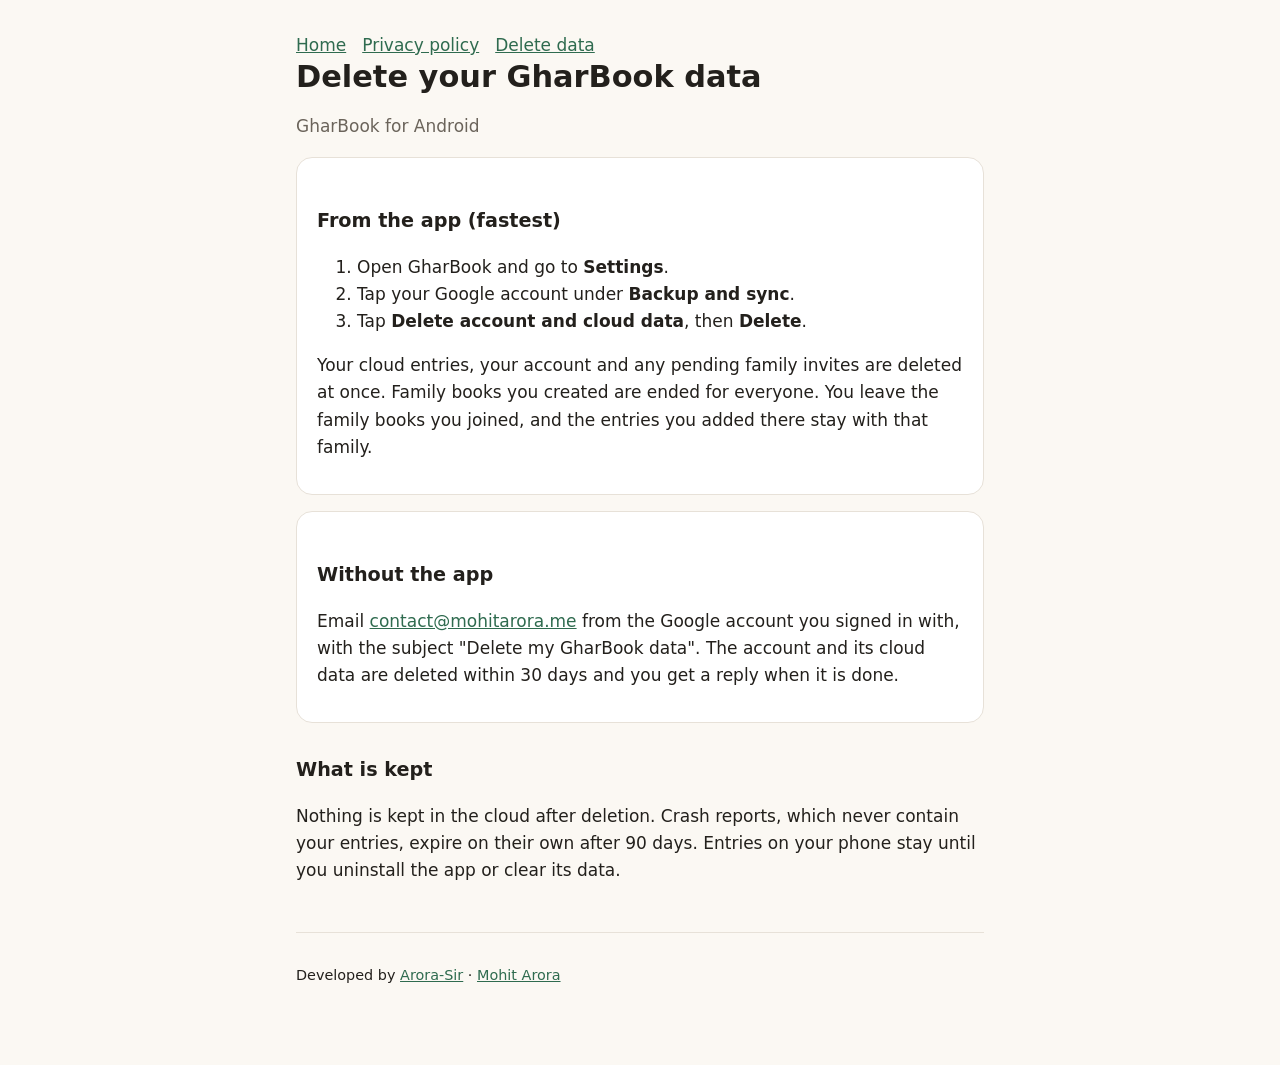
<file: gharbook/delete.html>
<!doctype html>
<html lang="en">
<head>
<meta charset="utf-8">
<meta name="viewport" content="width=device-width, initial-scale=1">
<title>Delete GharBook Data</title>
<link rel="stylesheet" href="style.css">
</head>
<body>
<main>
<nav><a href="index.html">Home</a><a href="privacy.html">Privacy policy</a><a href="delete.html">Delete data</a></nav>
<h1>Delete your GharBook data</h1>
<p class="muted">GharBook for Android</p>

<div class="card">
<h2>From the app (fastest)</h2>
<ol>
<li>Open GharBook and go to <strong>Settings</strong>.</li>
<li>Tap your Google account under <strong>Backup and sync</strong>.</li>
<li>Tap <strong>Delete account and cloud data</strong>, then <strong>Delete</strong>.</li>
</ol>
<p>Your cloud entries, your account and any pending family invites are deleted at once. Family books you created are ended for everyone. You leave the family books you joined, and the entries you added there stay with that family.</p>
</div>

<div class="card">
<h2>Without the app</h2>
<p>Email <a href="mailto:contact@mohitarora.me?subject=Delete%20my%20GharBook%20data">contact@mohitarora.me</a> from the Google account you signed in with, with the subject "Delete my GharBook data". The account and its cloud data are deleted within 30 days and you get a reply when it is done.</p>
</div>

<h2>What is kept</h2>
<p>Nothing is kept in the cloud after deletion. Crash reports, which never contain your entries, expire on their own after 90 days. Entries on your phone stay until you uninstall the app or clear its data.</p>

<footer class="muted" style="margin-top: 48px; border-top: 1px solid var(--line); padding-top: 16px; font-size: 0.9rem;">
<p>Developed by <a href="https://arora-sir.github.io/" target="_blank" rel="noopener">Arora-Sir</a> · <a href="https://mohitarora.me/" target="_blank" rel="noopener">Mohit Arora</a></p>
</footer>
</main>
</body>
</html>
</file>
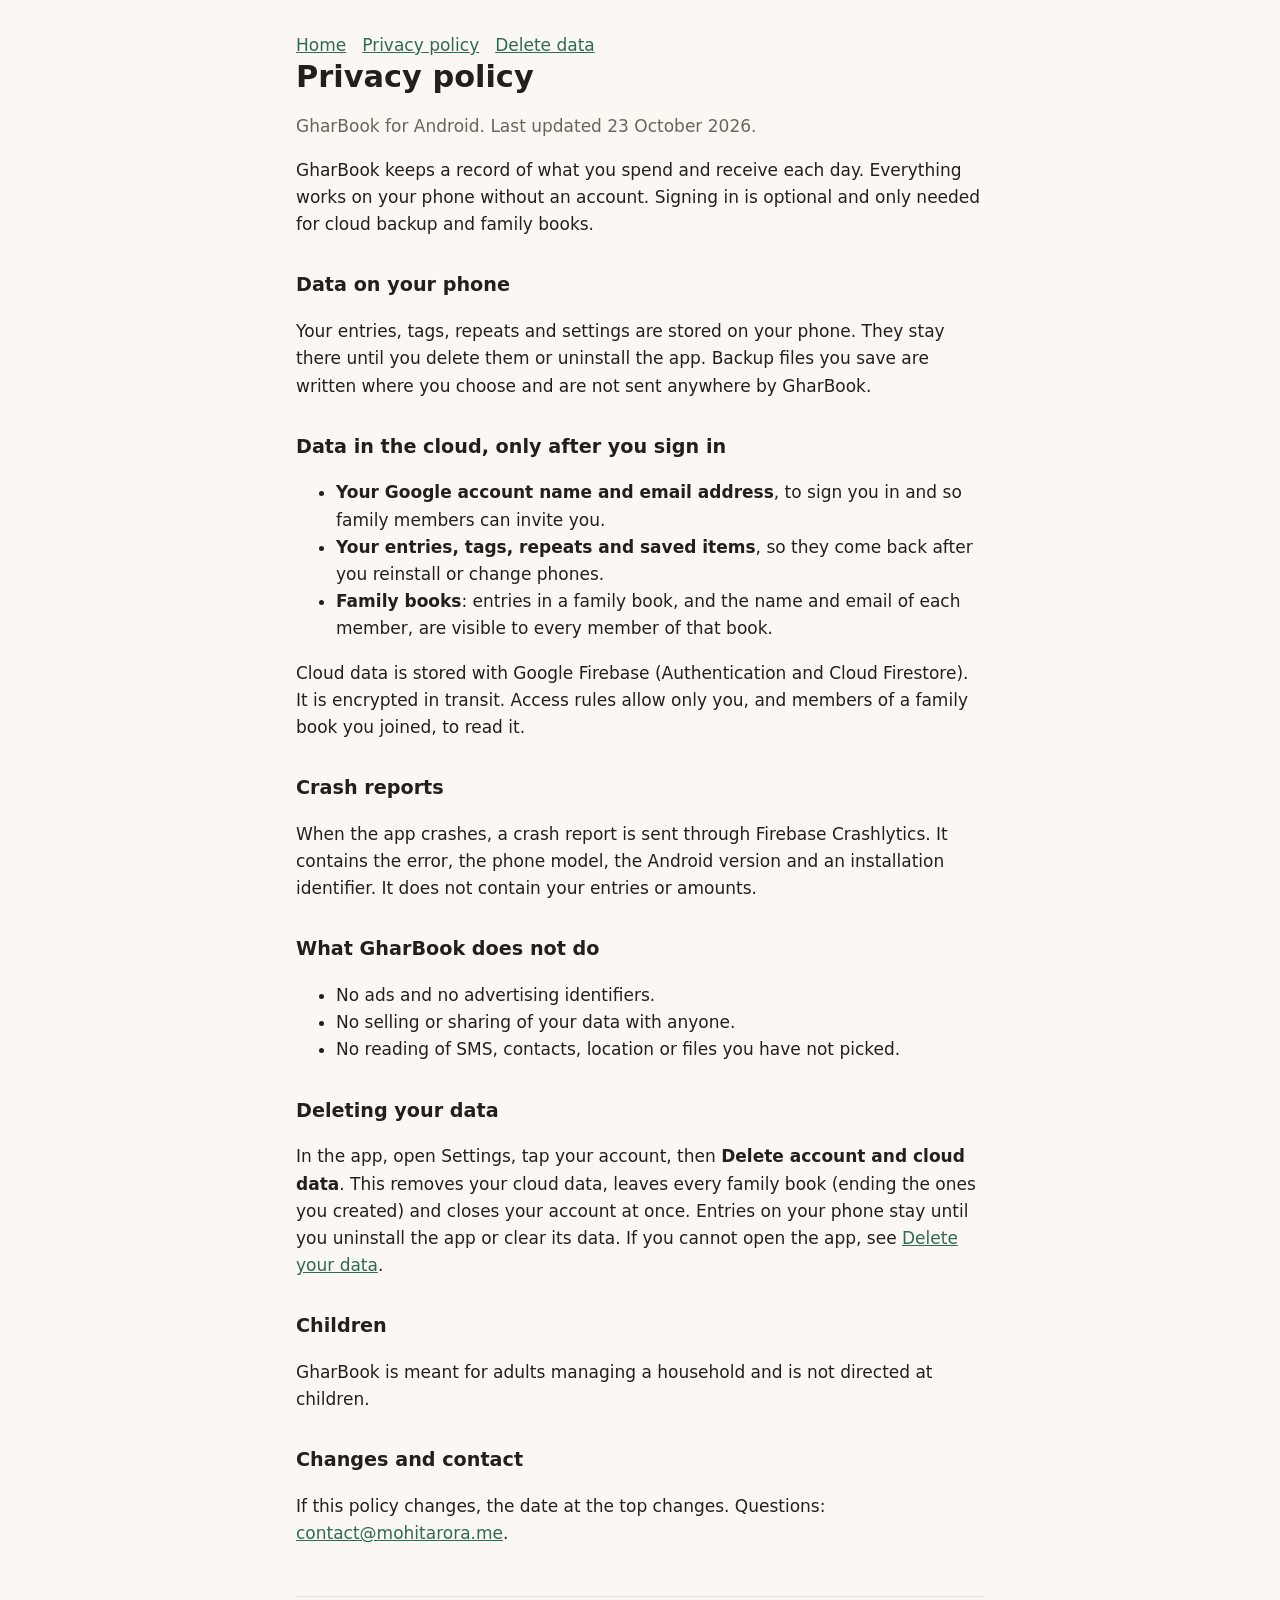
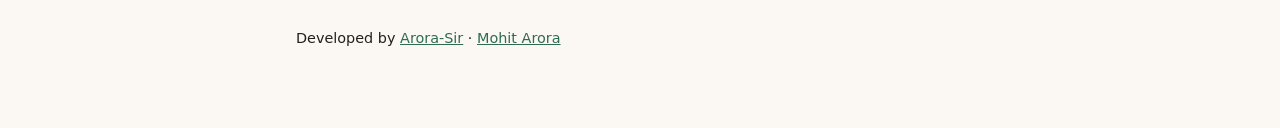
<file: gharbook/privacy.html>
<!doctype html>
<html lang="en">
<head>
<meta charset="utf-8">
<meta name="viewport" content="width=device-width, initial-scale=1">
<title>GharBook Privacy Policy</title>
<link rel="stylesheet" href="style.css">
</head>
<body>
<main>
<nav><a href="index.html">Home</a><a href="privacy.html">Privacy policy</a><a href="delete.html">Delete data</a></nav>
<h1>Privacy policy</h1>
<p class="muted">GharBook for Android. Last updated 23 October 2026.</p>

<p>GharBook keeps a record of what you spend and receive each day. Everything works on your phone without an account. Signing in is optional and only needed for cloud backup and family books.</p>

<h2>Data on your phone</h2>
<p>Your entries, tags, repeats and settings are stored on your phone. They stay there until you delete them or uninstall the app. Backup files you save are written where you choose and are not sent anywhere by GharBook.</p>

<h2>Data in the cloud, only after you sign in</h2>
<ul>
<li><strong>Your Google account name and email address</strong>, to sign you in and so family members can invite you.</li>
<li><strong>Your entries, tags, repeats and saved items</strong>, so they come back after you reinstall or change phones.</li>
<li><strong>Family books</strong>: entries in a family book, and the name and email of each member, are visible to every member of that book.</li>
</ul>
<p>Cloud data is stored with Google Firebase (Authentication and Cloud Firestore). It is encrypted in transit. Access rules allow only you, and members of a family book you joined, to read it.</p>

<h2>Crash reports</h2>
<p>When the app crashes, a crash report is sent through Firebase Crashlytics. It contains the error, the phone model, the Android version and an installation identifier. It does not contain your entries or amounts.</p>

<h2>What GharBook does not do</h2>
<ul>
<li>No ads and no advertising identifiers.</li>
<li>No selling or sharing of your data with anyone.</li>
<li>No reading of SMS, contacts, location or files you have not picked.</li>
</ul>

<h2>Deleting your data</h2>
<p>In the app, open Settings, tap your account, then <strong>Delete account and cloud data</strong>. This removes your cloud data, leaves every family book (ending the ones you created) and closes your account at once. Entries on your phone stay until you uninstall the app or clear its data. If you cannot open the app, see <a href="delete.html">Delete your data</a>.</p>

<h2>Children</h2>
<p>GharBook is meant for adults managing a household and is not directed at children.</p>

<h2>Changes and contact</h2>
<p>If this policy changes, the date at the top changes. Questions: <a href="mailto:contact@mohitarora.me">contact@mohitarora.me</a>.</p>

<footer class="muted" style="margin-top: 48px; border-top: 1px solid var(--line); padding-top: 16px; font-size: 0.9rem;">
<p>Developed by <a href="https://arora-sir.github.io/" target="_blank" rel="noopener">Arora-Sir</a> · <a href="https://mohitarora.me/" target="_blank" rel="noopener">Mohit Arora</a></p>
</footer>
</main>
</body>
</html>
</file>
<file: assets/style.css>
/* ============================================================
   Arora-Sir.github.io - shared stylesheet
   Design system modeled directly on bikram-agarwal.github.io's actual
   source (cloned and read in full - not just what rendered): warm
   cream/tan/brown palette in light+dark, Inter type, avatar-in-hero
   layout, pill nav with a color-mix() press ripple, card hover-reveal
   affordance, and per-app full light+dark re-theming via one body
   class per page. Class names mirror his where the pattern is the
   same, so this stays traceable back to the source it's built from.
   ============================================================ */

:root {
  color-scheme: light dark;
  --bg: #f7f2ea;
  --surface: #fffaf3;
  --surface-strong: #f0e2d2;
  --text: #211a15;
  --muted: #6e5f53;
  --primary: #7a4d00;
  --primary-soft: #f5d9a8;
  --outline: #d7c3ae;
  --shadow: 0 18px 50px rgb(77 52 24 / 12%);
  --interactive-transition:
    border-color 180ms ease,
    box-shadow 180ms ease,
    transform 180ms ease,
    background-color 180ms ease;
  --press-ripple: radial-gradient(
    circle at center,
    color-mix(in srgb, var(--primary) 42%, white) 0%,
    color-mix(in srgb, var(--primary) 28%, transparent) 45%,
    transparent 72%
  );
}

@media (prefers-color-scheme: dark) {
  :root {
    --bg: #17120e;
    --surface: #211a15;
    --surface-strong: #30251e;
    --text: #f2e8df;
    --muted: #cab9a9;
    --primary: #ffc46b;
    --primary-soft: #5b3a00;
    --outline: #554437;
    --shadow: 0 18px 50px rgb(0 0 0 / 35%);
  }
}

/* ---------- Per-app themes (full light+dark token sets, not just one swapped variable) ---------- */

body.theme-tufhub {
  --bg: #eef6fa; --surface: #f8fcfe; --surface-strong: #dceaf2;
  --text: #12222b; --muted: #4d6b78;
  --primary: #1c7fb0; --primary-soft: #cde8f5; --outline: #b8d4e2;
  --shadow: 0 18px 50px rgb(20 60 80 / 13%);
}
body.theme-darq-reborn {
  --bg: #f5f1fb; --surface: #fbf9fe; --surface-strong: #e6ddf5;
  --text: #1e1730; --muted: #5f5670;
  --primary: #6d3fc2; --primary-soft: #e3d4f7; --outline: #cbb8e6;
  --shadow: 0 18px 50px rgb(60 30 90 / 13%);
}
body.theme-dualclone {
  --bg: #eff5fd; --surface: #f8fbff; --surface-strong: #d9e6f8;
  --text: #121c2e; --muted: #4a5b73;
  --primary: #1f6fd6; --primary-soft: #d3e4fa; --outline: #b9cfee;
  --shadow: 0 18px 50px rgb(20 50 110 / 13%);
}
body.theme-gravity-bridge {
  --bg: #eef9fa; --surface: #f7fdfd; --surface-strong: #d8eef0;
  --text: #112628; --muted: #4a6b6e;
  --primary: #0f7a8c; --primary-soft: #cdeef2; --outline: #b3dde1;
  --shadow: 0 18px 50px rgb(10 70 80 / 13%);
}
body.theme-copyclip {
  --bg: #f0f8ee; --surface: #f9fdf7; --surface-strong: #dcecd6;
  --text: #16250f; --muted: #4f6448;
  --primary: #2f7d3f; --primary-soft: #d5ecd0; --outline: #bcdab2;
  --shadow: 0 18px 50px rgb(30 70 30 / 13%);
}
body.theme-chatalytics-pro {
  --bg: #fbf0f5; --surface: #fff8fb; --surface-strong: #f4dbe8;
  --text: #2a121e; --muted: #6e4f5d;
  --primary: #b8356f; --primary-soft: #f6d6e5; --outline: #e2bdd0;
  --shadow: 0 18px 50px rgb(90 20 55 / 13%);
}
body.theme-movie-alert {
  --bg: #faf3e6; --surface: #fffbf3; --surface-strong: #f0dfbc;
  --text: #261d0c; --muted: #6b5c3f;
  --primary: #a8660a; --primary-soft: #f5e0b0; --outline: #ddc79a;
  --shadow: 0 18px 50px rgb(90 60 10 / 13%);
}

@media (prefers-color-scheme: dark) {
  body.theme-tufhub {
    --bg: #0c161b; --surface: #142129; --surface-strong: #1c2f38;
    --text: #e5f2f8; --muted: #a8c2cc;
    --primary: #7dd3fc; --primary-soft: #1a3a4a; --outline: #35505c;
    --shadow: 0 18px 50px rgb(0 0 0 / 38%);
  }
  body.theme-darq-reborn {
    --bg: #140f1e; --surface: #1e1729; --surface-strong: #2b2138;
    --text: #ede7f5; --muted: #c2b6d4;
    --primary: #c4a6ff; --primary-soft: #3a2a5c; --outline: #4d3d68;
    --shadow: 0 18px 50px rgb(0 0 0 / 38%);
  }
  body.theme-gravity-bridge {
    --bg: #0a1719; --surface: #132224; --surface-strong: #1b3134;
    --text: #e0f4f6; --muted: #a3c4c8;
    --primary: #7fe3f0; --primary-soft: #123a40; --outline: #2f4e52;
    --shadow: 0 18px 50px rgb(0 0 0 / 38%);
  }
  body.theme-copyclip {
    --bg: #0e1a0f; --surface: #172417; --surface-strong: #223321;
    --text: #e6f2e2; --muted: #b3cdac;
    --primary: #8ee0a0; --primary-soft: #1f3d22; --outline: #3b5539;
    --shadow: 0 18px 50px rgb(0 0 0 / 36%);
  }
  body.theme-chatalytics-pro {
    --bg: #1c0f16; --surface: #291822; --surface-strong: #382330;
    --text: #f5e2ec; --muted: #d0aec0;
    --primary: #f4a0c4; --primary-soft: #4a1f36; --outline: #5c3a4e;
    --shadow: 0 18px 50px rgb(0 0 0 / 38%);
  }
  body.theme-movie-alert {
    --bg: #1a1408; --surface: #261e10; --surface-strong: #362b17;
    --text: #f5ecd8; --muted: #cdb98f;
    --primary: #ffcc80; --primary-soft: #4a3512; --outline: #5c4a2a;
    --shadow: 0 18px 50px rgb(0 0 0 / 36%);
  }
}

/* ---------- Base ---------- */

* { box-sizing: border-box; }

body {
  margin: 0;
  min-height: 100vh;
  font-family: Inter, ui-sans-serif, system-ui, -apple-system, BlinkMacSystemFont, "Segoe UI", sans-serif;
  line-height: 1.6;
  color: var(--text);
  background:
    radial-gradient(circle at top left, var(--primary-soft), transparent 28rem),
    linear-gradient(135deg, var(--bg), var(--surface-strong));
  transition: background-color 220ms ease, color 220ms ease;
}

a { color: var(--primary); text-decoration: none; }
a, button, summary { -webkit-tap-highlight-color: transparent; }

.site-shell {
  display: flex;
  flex-direction: column;
  width: min(68rem, 100%);
  min-height: 100vh;
  margin: 0 auto;
  padding: 2rem 0.625rem 4rem;
}

/* ---------- Typography ---------- */

h1, h2, h3 { line-height: 1.15; }

h1 {
  max-width: 48rem;
  margin: 0;
  font-size: clamp(2.4rem, 8vw, 5rem);
  letter-spacing: -0.045em;
}

.tagline {
  max-width: 44rem;
  margin: 0.8rem 0 0;
  color: var(--text);
  font-size: clamp(1.35rem, 4vw, 2rem);
  font-weight: 400;
  line-height: 1.2;
  letter-spacing: -0.03em;
}

h2 {
  margin: 1rem 0 1rem;
  font-size: clamp(1.6rem, 4vw, 2.2rem);
  letter-spacing: -0.03em;
}

.lede {
  max-width: 44rem;
  margin: 0.85rem 0 0;
  color: var(--muted);
  font-size: 1.05rem;
}

/* ---------- Nav / pills ---------- */

.nav {
  display: flex;
  flex-wrap: wrap;
  gap: 0.75rem;
  margin: 1.5rem 0 0;
}

.page-nav {
  display: flex;
  flex-wrap: wrap;
  gap: 0.5rem;
  margin: 0 0 2.5rem;
}

.pill {
  position: relative;
  display: inline-flex;
  align-items: center;
  gap: 0.45rem;
  min-height: 2.6rem;
  padding: 0.6rem 1rem;
  border: 1px solid var(--outline);
  border-radius: 999px;
  color: var(--text);
  background: color-mix(in srgb, var(--surface) 85%, transparent);
  text-decoration: none;
  font-size: 0.92rem;
  font-weight: 650;
  overflow: hidden;
  transition: var(--interactive-transition);
}

.pill::after {
  position: absolute;
  inset: 0;
  border-radius: inherit;
  background: var(--press-ripple);
  content: "";
  opacity: 0;
  pointer-events: none;
  transform: scale(0.45);
  transition: opacity 180ms ease, transform 260ms ease;
}

.pill:active::after,
.mobile-site-menu summary:active::after {
  opacity: 0.28;
  transform: scale(1.8);
  transition-duration: 80ms;
}

.pill-icon {
  width: 1.1rem;
  height: 1.1rem;
  border-radius: 0.25rem;
  object-fit: contain;
  filter: drop-shadow(0 1px 1px rgb(0 0 0 / 22%));
}

/* GitHub's mark is near-black - invert it on the filled primary pill so it stays visible,
   same treatment Bikram's site uses for the same reason. */
.pill.primary .pill-icon[src*="fav_github"] {
  filter: invert(1) drop-shadow(0 1px 1px rgb(0 0 0 / 30%));
}

.pill.primary {
  border-color: transparent;
  color: #fff;
  background: var(--primary);
  font-weight: 760;
}

@media (hover: hover) and (pointer: fine) {
  a.pill:hover {
    border-color: color-mix(in srgb, var(--primary) 46%, var(--outline));
    background: color-mix(in srgb, var(--surface) 94%, var(--primary-soft));
    box-shadow:
      0 0.65rem 1.45rem rgb(0 0 0 / 10%),
      0 0 1rem color-mix(in srgb, var(--primary) 9%, transparent);
    transform: translateY(-0.12rem);
  }
  a.pill.primary:hover {
    border-color: transparent;
    background: color-mix(in srgb, var(--primary) 88%, white);
  }
}

.pill:focus-visible {
  outline: 3px solid color-mix(in srgb, var(--primary) 70%, white);
  outline-offset: 3px;
}

/* ---------- Hero (homepage: profile-hero; subpages: project-hero) ---------- */

.hero { padding: 3rem 0 2rem; }
.profile-hero { padding: 3.5rem 0 2.5rem; }
.project-hero { padding: 3.5rem 0 2.5rem; }

.profile-hero,
.project-hero {
  display: grid;
  grid-template-columns: minmax(0, 1fr) auto;
  gap: clamp(1.5rem, 5vw, 3rem);
  align-items: start;
}

.profile-hero > .hero-copy,
.project-hero > .hero-copy { order: 1; }
.profile-hero > .hero-media,
.project-hero > .hero-media { order: 2; }

.hero-media {
  display: flex;
  flex-direction: column;
  align-items: center;
}

.hero-media .nav {
  flex-direction: column;
  align-items: stretch;
  width: min(15rem, 100%);
  margin-top: 1.25rem;
}

.hero-media .pill { justify-content: center; }

.avatar {
  width: clamp(8rem, 22vw, 13rem);
  aspect-ratio: 1;
  border: 1px solid var(--outline);
  border-radius: 2rem;
  object-fit: cover;
  background: var(--surface);
  box-shadow: var(--shadow);
}

.app-logo {
  width: clamp(5.5rem, 16vw, 8.5rem);
  aspect-ratio: 1;
  border-radius: 1.75rem;
  object-fit: cover;
  background: var(--surface);
  box-shadow: var(--shadow);
}

.app-logo.is-emoji {
  display: flex;
  align-items: center;
  justify-content: center;
  font-size: 2.75rem;
  border: 1px solid var(--outline);
}

.chip-row {
  display: flex;
  flex-wrap: wrap;
  gap: 0.5rem;
  margin-top: 0.85rem;
}

.meta-chip {
  display: inline-flex;
  align-items: center;
  min-height: 2rem;
  padding: 0.35rem 0.75rem;
  border: 1px solid var(--outline);
  border-radius: 999px;
  color: var(--primary);
  background: color-mix(in srgb, var(--primary-soft) 50%, transparent);
  font-size: 0.85rem;
  font-weight: 700;
}

.private-chip {
  display: inline-flex;
  align-items: center;
  gap: 0.35rem;
  min-height: 2rem;
  padding: 0.35rem 0.8rem;
  border: 1px solid var(--outline);
  border-radius: 999px;
  color: var(--muted);
  background: color-mix(in srgb, var(--surface) 70%, transparent);
  font-size: 0.85rem;
  font-weight: 650;
  cursor: help;
}

/* ---------- Content card (prose blocks: philosophy blurb, "why it exists") ---------- */

.content-card {
  max-width: 48rem;
  margin-top: 2rem;
  padding: clamp(1.25rem, 4vw, 2rem);
  border: 1px solid var(--outline);
  border-radius: 1.5rem;
  background:
    linear-gradient(
      135deg,
      color-mix(in srgb, var(--primary-soft) 32%, var(--surface)),
      color-mix(in srgb, var(--surface) 96%, transparent) 48%
    );
  box-shadow: var(--shadow);
  transition: var(--interactive-transition);
}

.content-card p { margin: 0; color: var(--muted); }
.content-card h2 { margin-top: 0; }

/* ---------- Project cards ---------- */

.projects-section { padding-top: 2.5rem; }

.grid {
  display: grid;
  grid-template-columns: repeat(auto-fit, minmax(15.5rem, 1fr));
  gap: 1.25rem;
  margin: 1.25rem 0 0;
}

.card {
  position: relative;
  display: flex;
  flex-direction: column;
  min-height: 13rem;
  padding: 1.5rem;
  border: 1px solid var(--outline);
  border-radius: 1.5rem;
  color: var(--text);
  text-decoration: none;
  background:
    linear-gradient(
      135deg,
      color-mix(in srgb, var(--primary-soft) 30%, var(--surface)),
      color-mix(in srgb, var(--surface) 96%, transparent) 48%
    );
  box-shadow: var(--shadow);
  cursor: pointer;
  transition: var(--interactive-transition);
}

.card-header {
  display: flex;
  align-items: center;
  gap: 0.85rem;
  min-height: 3rem;
  margin-bottom: 1rem;
}

.card-logo {
  flex: 0 0 auto;
  width: 3rem;
  height: 3rem;
  border-radius: 0.9rem;
  object-fit: cover;
  background: var(--surface-strong);
  transition: transform 180ms ease;
}

.card-logo.is-emoji {
  display: flex;
  align-items: center;
  justify-content: center;
  font-size: 1.6rem;
  border: 1px solid var(--outline);
}

.card-title-group {
  display: flex;
  min-width: 0;
  flex-direction: column;
  align-items: flex-start;
  justify-content: center;
  gap: 0.35rem;
}

.card h3 { margin: 0; font-size: 1.2rem; }

.card p {
  margin: 0;
  color: var(--muted);
  flex: 1;
}

.card-badge {
  display: inline-flex;
  width: fit-content;
  padding: 0.3rem 0.6rem;
  border: 1px solid color-mix(in srgb, var(--primary) 34%, transparent);
  border-radius: 999px;
  color: var(--primary);
  background: color-mix(in srgb, var(--primary-soft) 42%, transparent);
  font-size: 0.7rem;
  font-weight: 700;
  letter-spacing: 0.02em;
  white-space: nowrap;
}

.card::after {
  margin-top: 1rem;
  color: var(--primary);
  content: "Open project \2192";
  font-size: 0.8rem;
  font-weight: 800;
  letter-spacing: 0.04em;
  opacity: 0;
  text-transform: uppercase;
  transform: translateY(0.35rem);
  transition: opacity 180ms ease, transform 180ms ease;
}

.card:hover,
.card:focus-visible {
  border-color: color-mix(in srgb, var(--primary) 55%, var(--outline));
  background: color-mix(in srgb, var(--surface) 96%, var(--primary-soft));
  box-shadow:
    0 1.3rem 3.2rem rgb(0 0 0 / 14%),
    0 0 2rem color-mix(in srgb, var(--primary) 16%, transparent);
  transform: translateY(-0.2rem);
}

.card:hover::after,
.card:focus-visible::after { opacity: 1; transform: translateY(0); }

.card:hover .card-logo,
.card:focus-visible .card-logo { transform: translateY(-0.1rem) scale(1.04); }

/* ---------- Feature grid (subpage highlights) ---------- */

.feature-grid {
  display: grid;
  grid-template-columns: repeat(auto-fit, minmax(14rem, 1fr));
  gap: 1.1rem;
  margin: 2rem 0 3rem;
}

.feature-card {
  padding: 1.35rem;
  border: 1px solid var(--outline);
  border-radius: 1.25rem;
  background: color-mix(in srgb, var(--surface) 88%, transparent);
  transition: var(--interactive-transition);
}

.feature-card:hover {
  border-color: color-mix(in srgb, var(--primary) 34%, var(--outline));
  background: color-mix(in srgb, var(--surface) 95%, var(--primary-soft));
}

.feature-card .feature-icon { font-size: 1.4rem; margin-bottom: 0.6rem; }
.feature-card h3 { font-size: 1rem; margin-bottom: 0.4rem; }
.feature-card p { margin: 0; color: var(--muted); font-size: 0.9rem; }

/* ---------- CTA row (subpage action links) ---------- */

.cta-row {
  display: flex;
  flex-wrap: wrap;
  gap: 0.75rem;
  margin-bottom: 1rem;
}

/* ---------- Mobile hamburger menu (zero-dependency, matches Bikram's <details> technique) ---------- */

.mobile-site-menu { display: none; }

.mobile-site-menu summary {
  position: relative;
  display: grid;
  width: 2.75rem;
  height: 2.75rem;
  border: 1px solid color-mix(in srgb, var(--outline) 80%, transparent);
  border-radius: 999px;
  place-items: center;
  background: color-mix(in srgb, var(--surface) 88%, transparent);
  box-shadow: 0 0.45rem 1rem rgb(0 0 0 / 10%);
  cursor: pointer;
  list-style: none;
  overflow: hidden;
  -webkit-tap-highlight-color: transparent;
}

.mobile-site-menu summary::-webkit-details-marker { display: none; }

.mobile-site-menu summary::after {
  position: absolute;
  inset: 0;
  border-radius: inherit;
  background: var(--press-ripple);
  content: "";
  opacity: 0;
  pointer-events: none;
  transform: scale(0.45);
  transition: opacity 180ms ease, transform 260ms ease;
}

.menu-icon { display: grid; width: 1.15rem; gap: 0.22rem; }
.menu-icon span {
  display: block;
  height: 2px;
  border-radius: 999px;
  background: var(--text);
  transition: opacity 160ms ease, transform 160ms ease;
}

.mobile-site-menu[open] summary {
  position: fixed;
  top: 1rem;
  right: 1rem;
  z-index: 60;
  border-color: color-mix(in srgb, var(--primary) 38%, var(--outline));
  background: var(--surface);
}

.mobile-site-menu[open] .menu-icon span:nth-child(1) { transform: translateY(0.32rem) rotate(45deg); }
.mobile-site-menu[open] .menu-icon span:nth-child(2) { opacity: 0; }
.mobile-site-menu[open] .menu-icon span:nth-child(3) { transform: translateY(-0.32rem) rotate(-45deg); }

.mobile-menu-panel {
  position: fixed;
  inset: 0;
  z-index: 50;
  display: grid;
  align-content: start;
  padding: 5.25rem 1rem 1.5rem;
  background: color-mix(in srgb, var(--bg) 88%, rgb(0 0 0 / 28%));
  backdrop-filter: blur(18px);
}

.mobile-menu-links {
  display: grid;
  width: min(100%, 22rem);
  margin-inline: auto;
  overflow: hidden;
  border: 1px solid var(--outline);
  border-radius: 1.5rem;
  background: color-mix(in srgb, var(--surface) 96%, transparent);
  box-shadow: var(--shadow);
}

.mobile-menu-links a {
  display: flex;
  min-height: 3.5rem;
  align-items: center;
  padding: 0.9rem 1.2rem;
  border-bottom: 1px solid color-mix(in srgb, var(--outline) 70%, transparent);
  color: var(--text);
  font-size: 1.02rem;
  font-weight: 700;
  text-decoration: none;
}

.mobile-menu-links a:last-child { border-bottom: 0; }
.mobile-menu-links a.current { color: var(--primary); background: color-mix(in srgb, var(--primary-soft) 44%, transparent); }

/* ---------- Footer ---------- */

.site-footer {
  margin-top: auto;
  padding-top: 3rem;
  text-align: center;
  color: var(--muted);
  font-size: 0.92rem;
}

.site-footer a { color: var(--primary); font-weight: 600; }

/* ---------- View transitions (progressive enhancement, ignored gracefully where unsupported) ---------- */

@view-transition { navigation: auto; }

::view-transition-old(root),
::view-transition-new(root) {
  animation-duration: 240ms;
  animation-timing-function: cubic-bezier(0.2, 0, 0, 1);
}

@media (prefers-reduced-motion: reduce) {
  ::view-transition-old(root),
  ::view-transition-new(root) { animation-duration: 1ms; }
}

/* ---------- Mobile ---------- */

@media (max-width: 42rem) {
  .desktop-site-nav { display: none; }

  .mobile-site-menu { display: block; margin: 0 0 1rem; }

  .page-nav { display: none; }

  .profile-hero,
  .project-hero { grid-template-columns: 1fr; }

  .profile-hero { padding-bottom: 1rem; }

  .avatar { width: clamp(8rem, 40vw, 9.5rem); border-radius: 1.75rem; }
  .app-logo { width: clamp(6rem, 32vw, 7.5rem); }

  .hero-media .nav { width: min(14rem, 100%); margin-top: 1rem; }

  .projects-section { padding-top: 1rem; }
  .grid { gap: 1rem; }
  .card { padding: 1.35rem; }
  .card::after { display: none; }
}
</file>
<file: gharbook/style.css>
:root { --bg: #fbf8f3; --fg: #23201c; --muted: #6b645b; --accent: #2f6b4f; --card: #ffffff; --line: #e7e1d8; }
@media (prefers-color-scheme: dark) { :root { --bg: #171512; --fg: #ece6dd; --muted: #a59d92; --accent: #7fc4a0; --card: #211e1a; --line: #34302a; } }
* { box-sizing: border-box; }
body { margin: 0; background: var(--bg); color: var(--fg); font: 17px/1.6 system-ui, -apple-system, "Segoe UI", Roboto, sans-serif; }
main { max-width: 720px; margin: 0 auto; padding: 32px 16px 64px; }
h1 { font-size: 1.9rem; line-height: 1.2; margin: 0 0 4px; }
h2 { font-size: 1.2rem; margin: 32px 0 8px; }
p, li { color: var(--fg); }
.muted { color: var(--muted); }
a { color: var(--accent); }
.card { background: var(--card); border: 1px solid var(--line); border-radius: 16px; padding: 16px 20px; margin: 16px 0; }
nav a { margin-right: 16px; }
</file>
